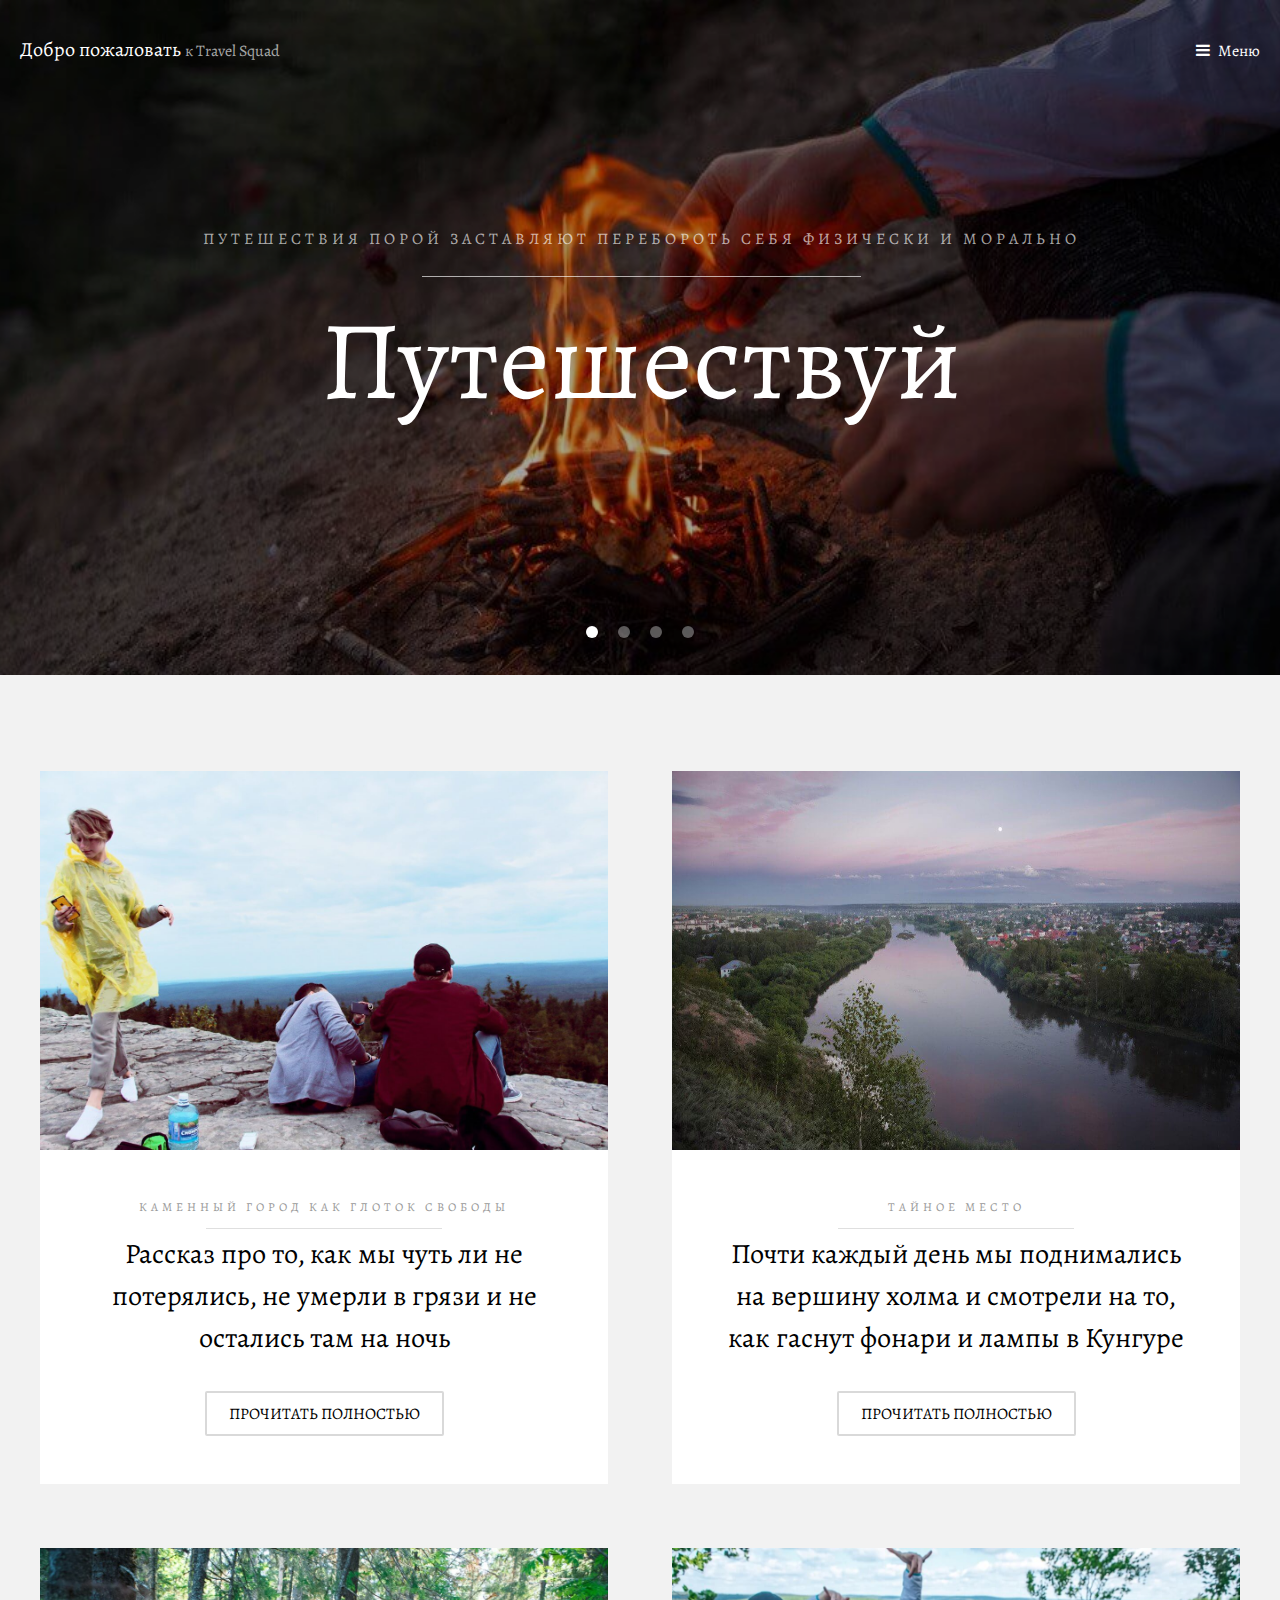
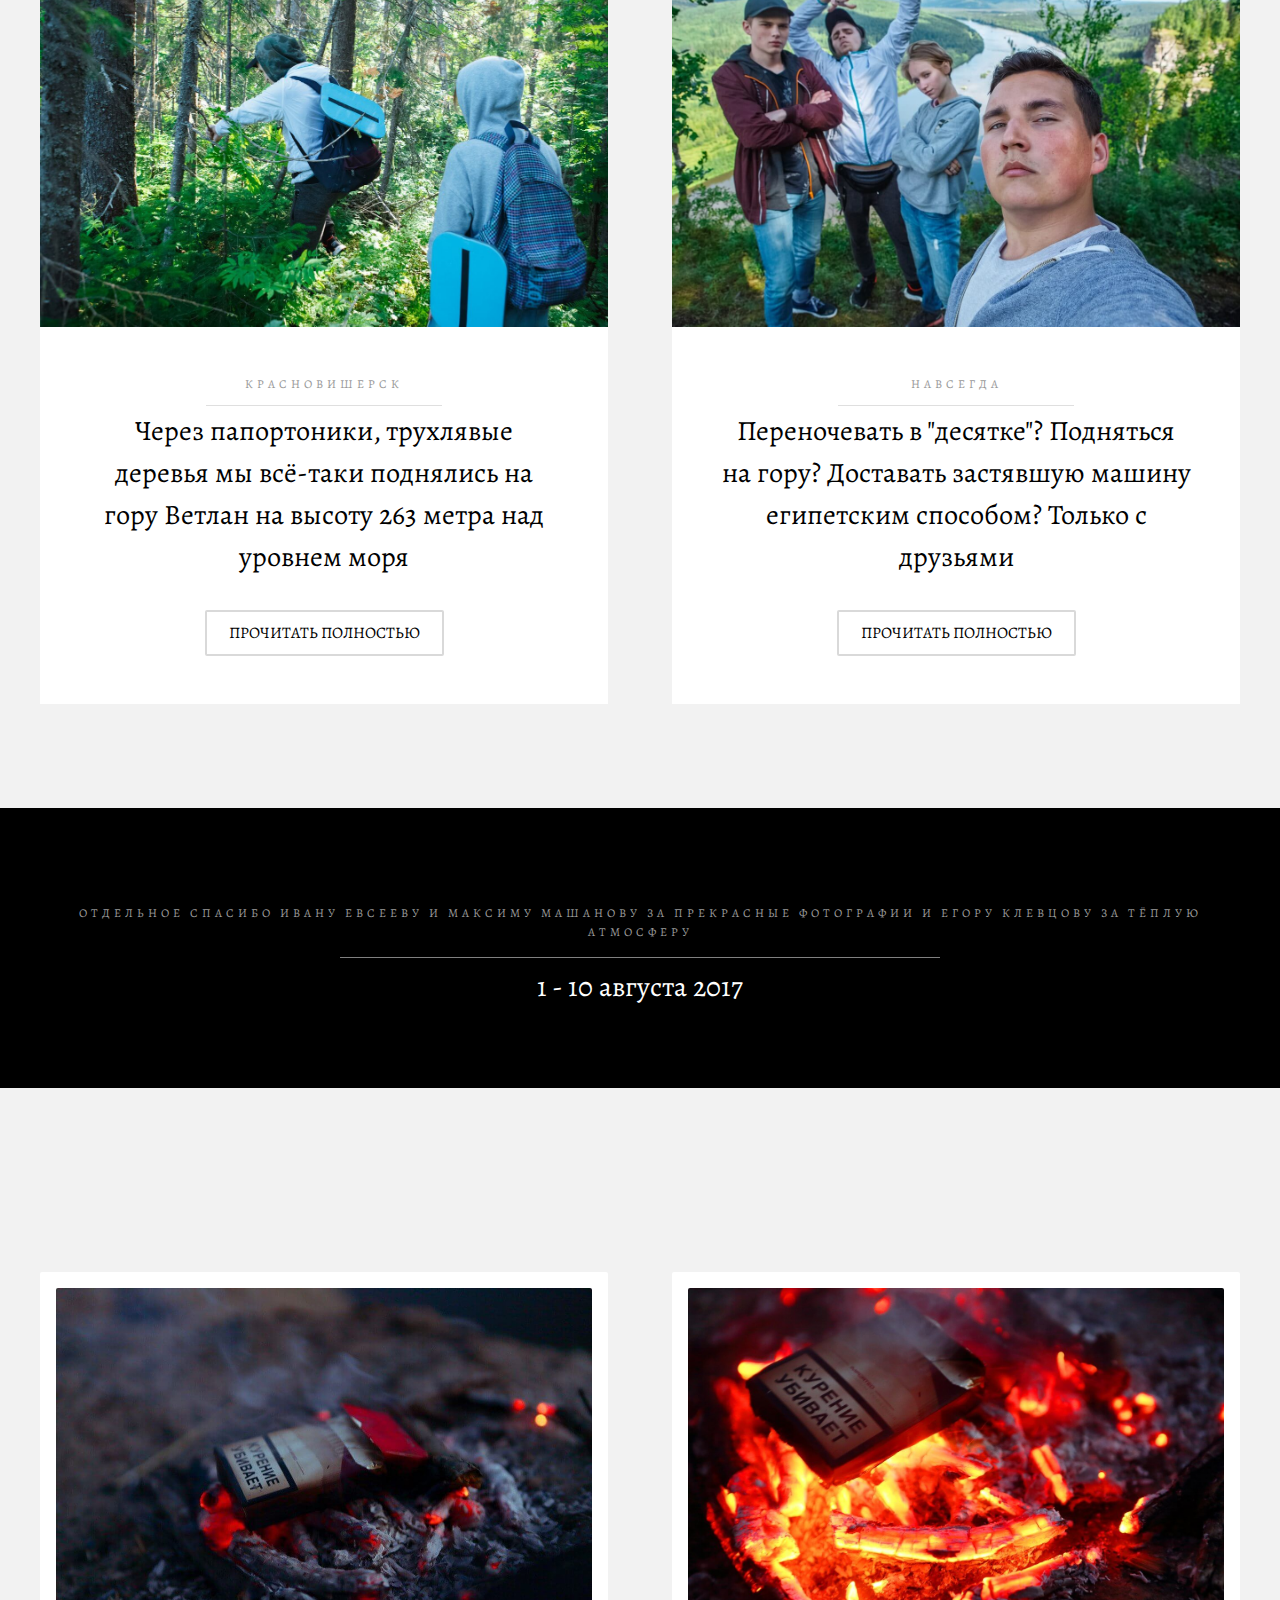
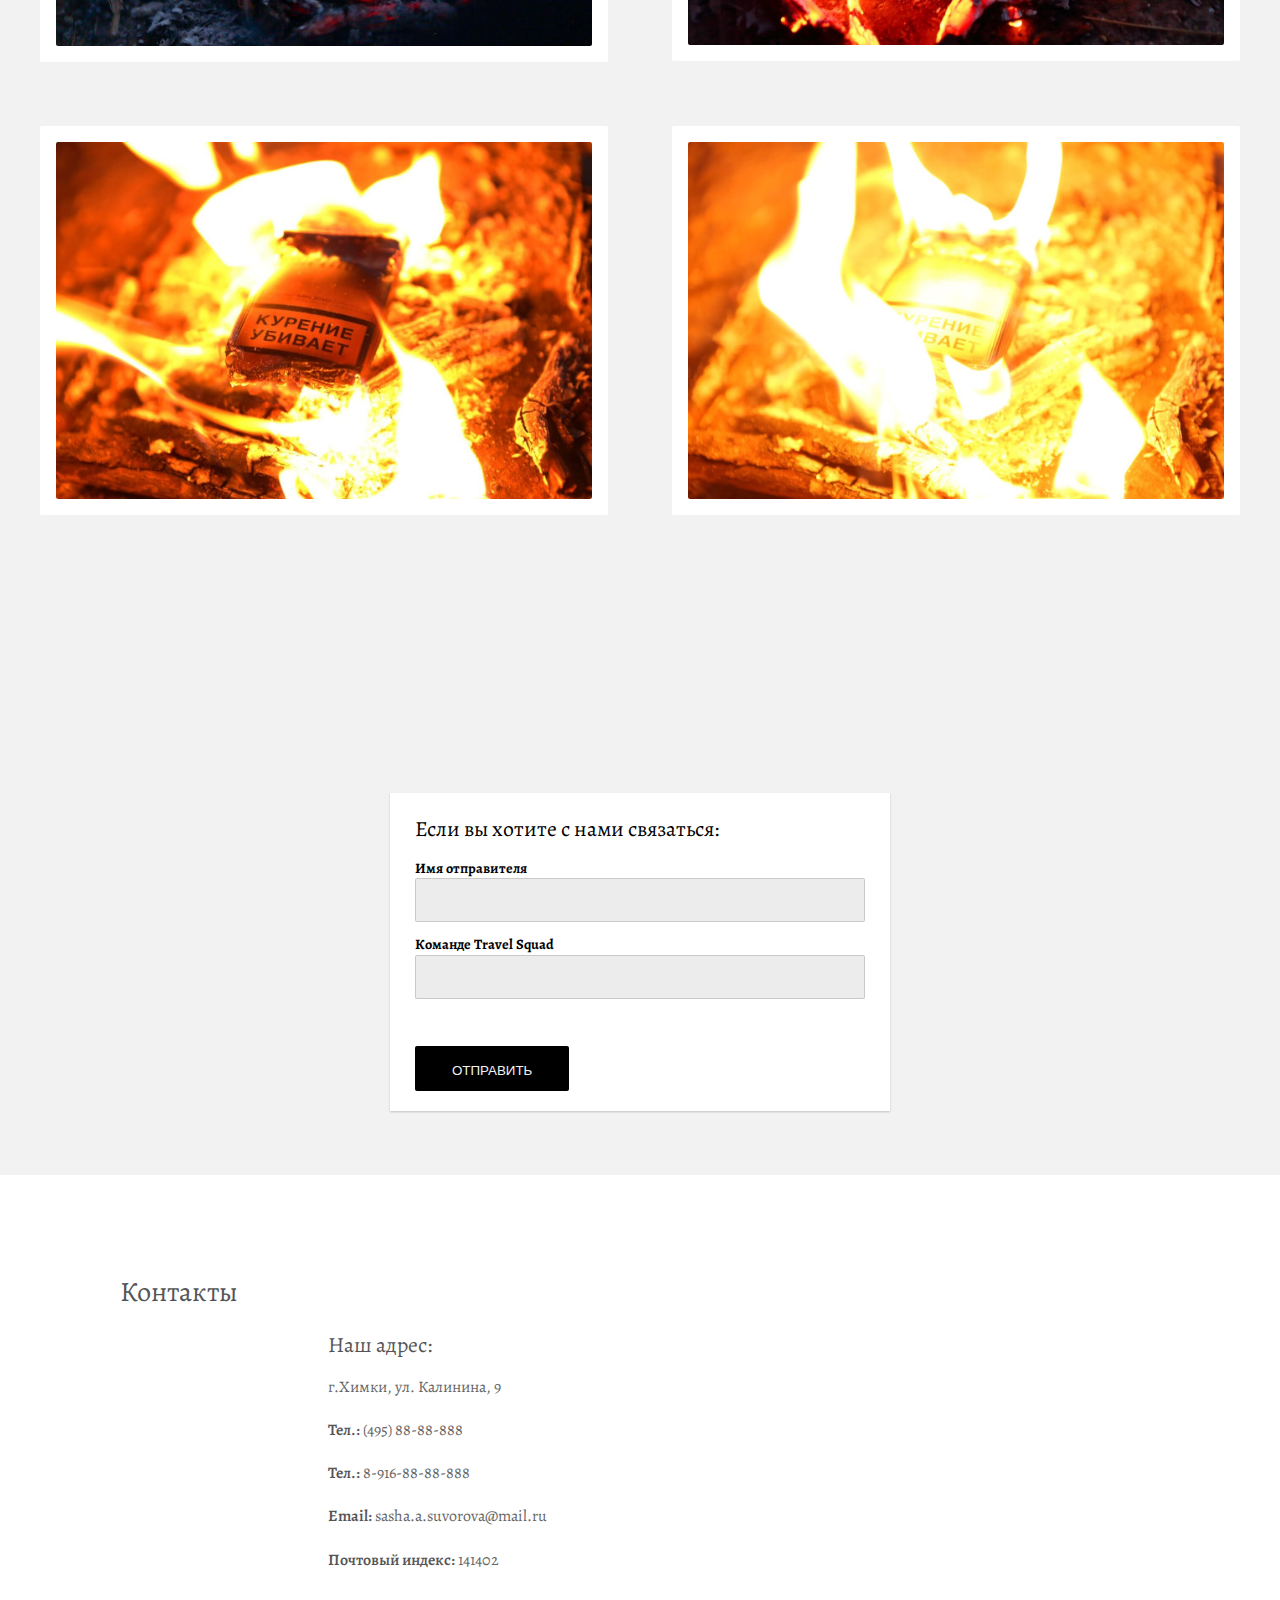
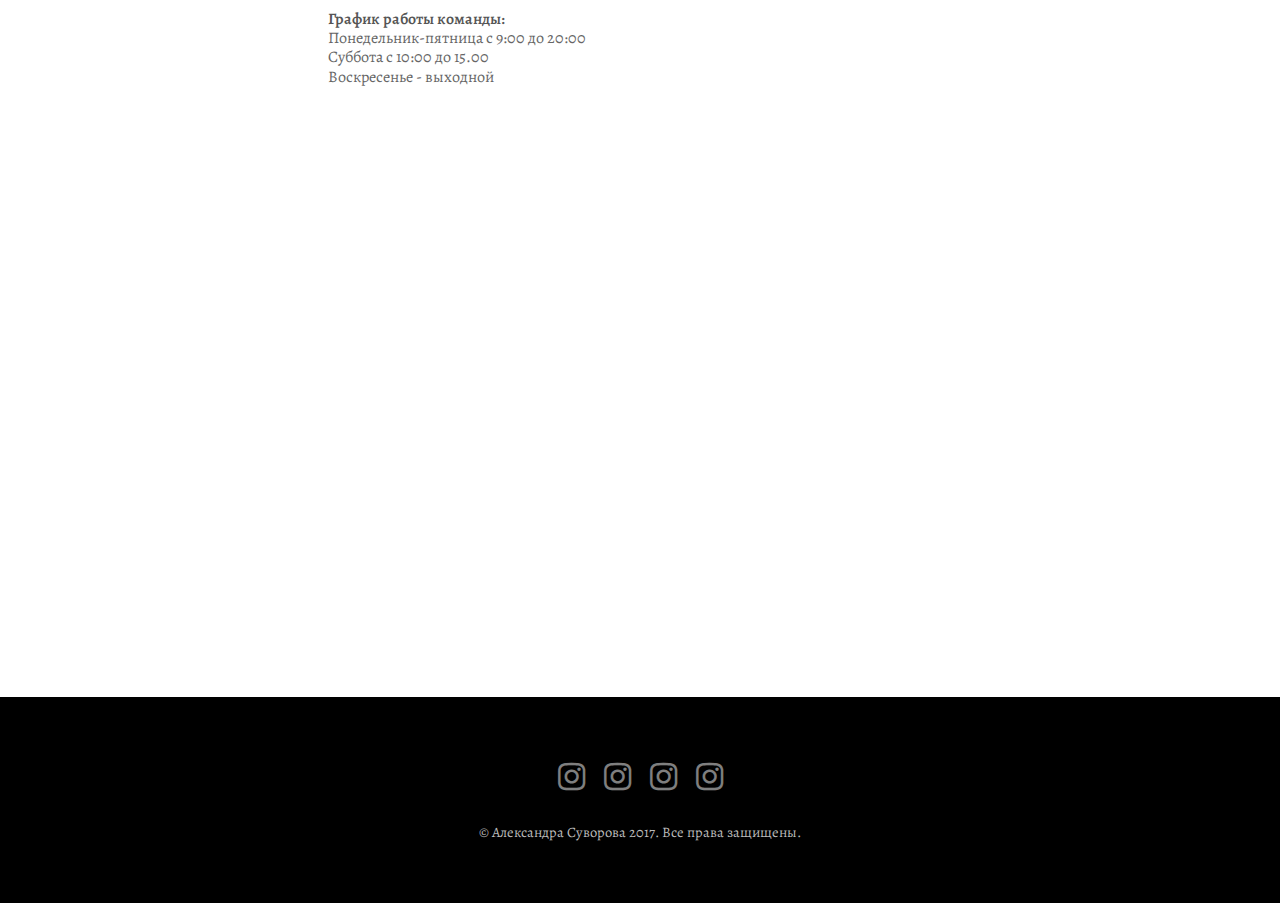
<file: index.html>
<!DOCTYPE HTML>
<!--
	Добро пожаловать к Travel Squad
	sasha.a.suvorova@mail.ru
-->
<html lang="ru">
	<head>
		<link href="images/123.png" rel="shortcut icon" />
		<title>Добро пожаловать к Travel Squad </title>
		<meta http-equiv="X-UA-Compatible" content="IE=edge" /> 
		<meta content="text/html" charset="utf-8">
		<meta name="viewport" content="width=device-width, initial-scale=1" />
		<meta name="keywords" content="путешествие, Кунгур, друзья, Пермь">
		<meta name="description" content="история о путешествии по Кунгуру">
		
		
		<meta property="og:title" content="Travel Squad"/>
		<meta property="og:description" content="Путешествие по Кунгуру"/>
		<meta property="og:image" content="images/photo11.jpg">
		<meta property="og:type" content="profile"/>
		<meta property="og:url" content= "https://alerandra.github.io/SASHU/index.html" />
		
		<link rel="stylesheet" href="assets/css/main.css" />
	</head>

	<body>

		<!-- Header -->
			<header id="header" class="alt">
				<div class="logo"><a href="index.html">Добро пожаловать <span>к Travel Squad </span></a></div>
				<a href="#menu">Меню</a>
			</header>

		<!-- Nav -->
			<nav id="menu">
				<ul class="links">
					<li><a href="index.html">Главная</a></li>
					<li><a href="generic.html" target=“_blank”>О проекте</a></li>

				</ul>
			</nav>

		<!-- Banner -->
			<section class="banner full">
				<article>
					<img src="images/photo5.jpg" alt="" />
					<div class="inner">
						<header>
							<p>Путешествия порой заставляют перебороть себя физически и морально</p>
							<h2>Путешествуй</h2>
						</header>
					</div>
				</article>
				<article>
					<img src="images/photo11.jpg" alt="" />
					<div class="inner">
						<header>
							<p>Вы даже не представляете, насколько красив Пермский Край</p>
							<h2>Наслаждайся</h2>
						</header>
					</div>
				</article>
				<article>
					<img src="images/photo13.jpg"  alt="" />
					<div class="inner">
						<header>
							<p>Для нас это только начало</p>
							<h2>Пробуй</h2>
						</header>
					</div>
				</article>
				<article>
					<img src="images/photo10.jpg"  alt="" />
					<div class="inner">
						<header>
							<p>Пока не увидишь - не полюбишь</p>
							<h2>Дыши</h2>
						</header>
					</div>
				</article>
			</section>
		<!-- One -->
			<section id="one" class="wrapper style2">
				<div class="inner">
					<div class="grid-style">

						<div>
							<div class="box">
								<div class="image fit">
									<img src="images/photo15.jpg" alt="" />
								</div>
								<div class="content">
									<header class="align-center">
										<p>Каменный город как глоток свободы</p>
										<h2>Рассказ про то, как мы чуть ли не потерялись, не умерли в грязи и не остались там на ночь </h2>
									</header>
									<p></p>
									<footer class="align-center">
										<a href="stonetown.html" class="button alt"  target=“_blank” >Прочитать полностью</a>

									</footer>
								</div>
							</div>
						</div>

						<div>
							<div class="box">
								<div class="image fit">
									<img src="images/photo6.jpg" alt="" />
								</div>
								<div class="content">
									<header class="align-center">
										<p>Тайное место</p>
										<h2>Почти каждый день мы поднимались на вершину холма и смотрели на то, как гаснут фонари и лампы в Кунгуре  </h2>
									</header>
									<p></p>
									<footer class="align-center">
										<a href="Kyngyr.html" class="button alt"  target=“_blank”>Прочитать полностью</a>
									</footer>
								</div>
							</div>
						</div>

						<div>
							<div class="box">
								<div class="image fit">
									<img src="images/photo76.jpg" alt="" />
								</div>
								<div class="content">
									<header class="align-center">
										<p>Красновишерск</p>
										<h2>Через папортоники, трухлявые деревья мы всё-таки поднялись на гору Ветлан на высоту 263 метра над уровнем моря </h2>
									</header>
									<p></p>
									<footer class="align-center">
										<a href="krasno.html" class="button alt"  target=“_blank”>Прочитать полностью</a>
									</footer>
								</div>
							</div>
						</div>
						<div>
							<div class="box">
								<div class="image fit">
									<img src="images/photo22.jpg" alt="" />
								</div>
								<div class="content">
									<header class="align-center">
										<p>Навсегда</p>
										<h2>Переночевать в "десятке"? Подняться на гору? Доставать застявшую машину египетским способом? Только с друзьями</h2>
									</header>
									<p></p>
									<footer class="align-center">
										<a href="friends.html" class="button alt"  target=“_blank”>Прочитать полностью</a>
									</footer>
								</div>
							</div>
						</div>

					</div>
				</div>
			</section>

		<!-- Two -->
			<section id="two" class="wrapper style3">
				<div class="inner">
					<header class="align-center">
						<p>Отдельное спасибо Ивану Евсееву и Максиму Машанову за прекрасные фотографии и Егору Клевцову за тёплую атмосферу </p>
						<h2>1 - 10 августа 2017</h2>
					</header>
				</div>
			</section>

		<!-- Three -->
			<section id="three" class="wrapper style2">
				<div class="inner">

					<div class="gallery">
						<div>
							<div class="image fit">

								<img src="images/p1.jpg" alt="" />
							</div>
						</div>
						<div>
							<div class="image fit">
								<img src="images/p2.jpg" alt="" />
							</div>
						</div>
						<div>
							<div class="image fit">
								<img src="images/p3.jpg" alt="" />
							</div>
						</div>
						<div>
							<div class="image fit">
						<img src="images/p4.jpg" alt="" />
							</div>
						</div>
					</div>
				</div>
			</section>
		

												      

<!-- секция формы обратной связи		 -->
<section class="wrapper style2">
	<div class="inner">
		<form>
			<h3>Если вы хотите с нами связаться:</h3>
			<label>Имя отправителя</label>
			<input type="text" name="Александра" />
			<label>Команде Travel Squad</label>
			<input type="text" name="Сообщение" />
			<br><br>
			<button>
				Отправить
			</button>
		</form>
	</div>
</section>
		
<div class="features wrapper" id="features">
	<div class="container">
		<div class="features-head text-center">
			<h2>Контакты</h2>
		</div>

		<div class="feature-grids">

			<div style="margin-left:20%;">
				<h3>Наш адрес:</h3>
				<p>г.Химки, ул. Калинина, 9</p>
				<p><strong>Тел.:</strong> (495) 88-88-888</p>
				<p><strong>Тел.:</strong> 8-916-88-88-888</p>
				<p><strong>Email:</strong> sasha.a.suvorova@mail.ru</p>
				<p><strong>Почтовый индекс:</strong>  141402</p>
				<br />
				<p><strong>График работы команды:</strong> <br />
					Понедельник-пятница с 9:00 до 20:00<br />
					Суббота  с 10:00 до 15.00<br />
					Воскресенье - выходной
				</p>
		<br /><br />

				<iframe src="https://www.google.com/maps/embed?pb=!1m18!1m12!1m3!1d2234.4350622934357!2d37.285055315812365!3d55.94183098060433!2m3!1f0!2f0!3f0!3m2!1i1024!2i768!4f13.1!3m3!1m2!1s0x46b53fbc45dbf59d%3A0x5885a8b00ec7d53!2z0YPQuy4g0JrQsNC70LjQvdC40L3QsCwgOSwg0KHRhdC-0LTQvdGPLCDQnNC-0YHQutC-0LLRgdC60LDRjyDQvtCx0LsuLCAxNDE0MjA!5e0!3m2!1sru!2sru!4v1514132704390" width="600" height="450" frameborder="0" style="border:0" allowfullscreen></iframe>
			</div>
		</div>
	</div>
</div>


<!-- Footer -->
<footer id="footer">
	<div class="container">
		<ul class="icons">
			<li><a href="https://www.instagram.com/dd.ventura/" class="icon fa-instagram" target="_blank"><span class="label">Instagram Ивана Евсеева</span></a></li>
			<li><a href="https://www.instagram.com/sashu_art/" class="icon fa-instagram" target="_blank"><span class="label">Instagram Суворовой Александры</span></a></li>
			<li><a href="https://www.instagram.com/george.ss.k/" class="icon fa-instagram" target="_blank"><span class="label">Instagram Егора Клевцова</span></a></li>
			<li><a href="https://www.instagram.com/maxim_omg/" class="icon fa-instagram" target="_blank"><span class="label">Instagram Максима Машанова</span></a></li>
		</ul>
	</div>
	<div class="copyright">
		&copy; Александра Суворова 2017. Все права защищены.
	</div>
</footer>

<!--Код кнопки наверх  -->
<div id="back-top" style="display: block;">
<a href="#">
<span></span>
</a>
</div>



<!-- Scripts -->
	<script src="assets/js/jquery.min.js"></script>
	<script src="assets/js/jquery.scrollex.min.js"></script>
	<script src="assets/js/skel.min.js"></script>
	<script src="assets/js/util.js"></script>
	<script src="assets/js/main.js"></script>

	</body>
</html>
</file>
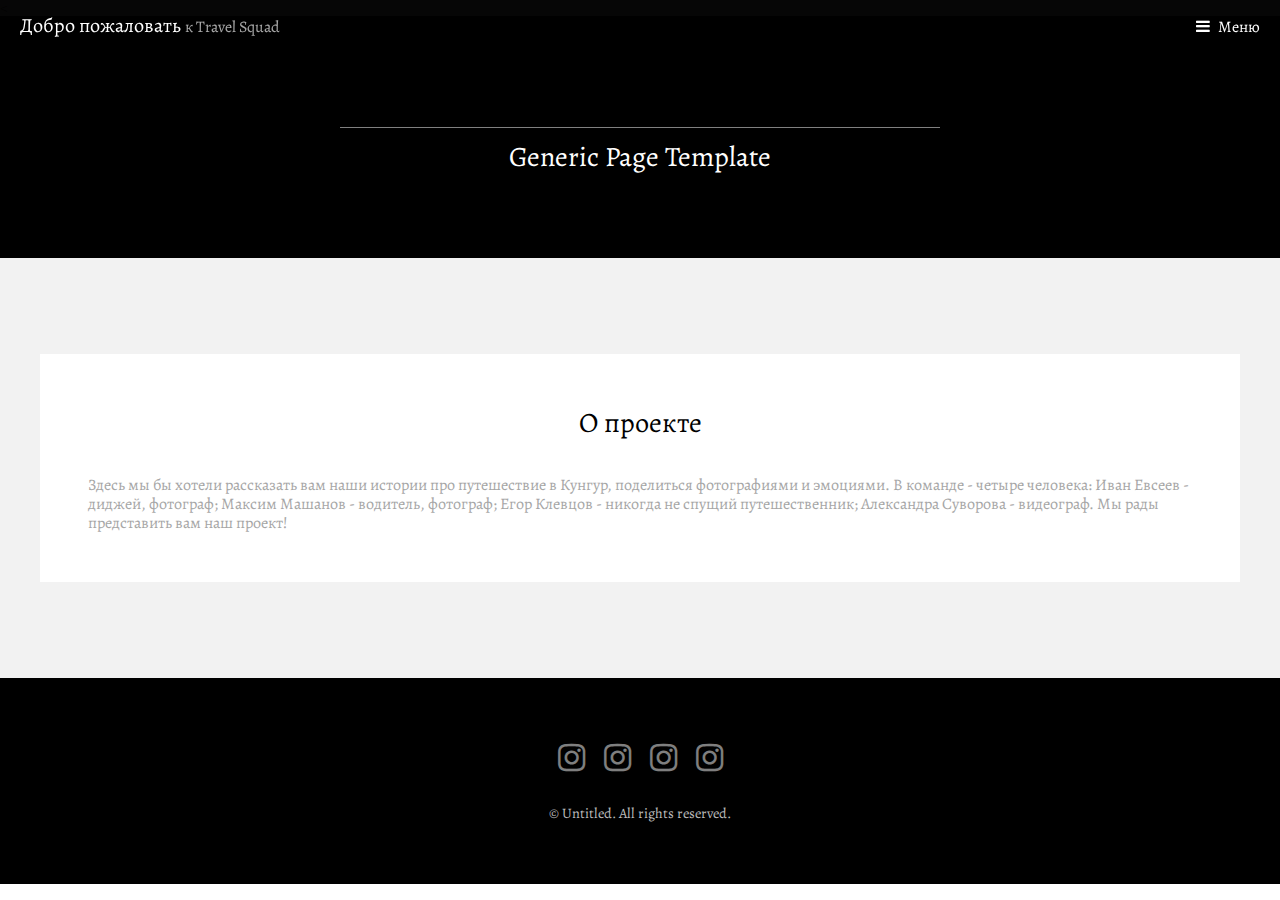
<file: about.html>
<<!DOCTYPE HTML>
<!--
	Добро пожаловать к Travel Squad
	sasha.a.suvorova@mail.ru
-->
<html>
	<head>
		<title>Добро пожаловать к Travel Squad </title>
		<meta charset="utf-8" />
		<meta name="viewport" content="width=device-width, initial-scale=1" />
		<link rel="stylesheet" href="assets/css/main.css" />
	</head>
	<body>

		<!-- Header -->
			<header id="header">
				<div class="logo"><a href="index.html">Добро пожаловать  <span>к Travel Squad</span></a></div>
				<a href="#menu">Меню</a>
			</header>

		<!-- Nav -->
			<nav id="menu">
				<ul class="links">
					<li><a href="index.html">Главная</a></li>
					<li><a href="generic.html">О проекте</a></li>

				</ul>
			</nav>

		<!-- One -->
			<section id="One" class="wrapper style3">
				<div class="inner">
					<header class="align-center">
						<p></p>
						<h2>Generic Page Template</h2>
					</header>
				</div>
			</section>

		<!-- Two -->
			<section id="two" class="wrapper style2">
				<div class="inner">
					<div class="box">
						<div class="content">
							<header class="align-center">

								<h2>О проекте</h2>
							</header>
							<p>Здесь мы бы хотели рассказать вам наши истории про путешествие в Кунгур, поделиться фотографиями и эмоциями. В команде - четыре человека: Иван Евсеев - диджей, фотограф; Максим Машанов - водитель, фотограф; Егор Клевцов - никогда не спущий путешественник; Александра Суворова - видеограф. Мы рады представить вам наш проект!</p>
						</div>
					</div>
				</div>
			</section>

		<!-- Footer -->
		<footer id="footer">
			<div class="container">
				<ul class="icons">
					<li><a href="https://www.instagram.com/dd.ventura/" class="icon fa-instagram"><span class="label">Instagram Ивана Евсеева</span></a></li>
					<li><a href="https://www.instagram.com/sashu_art/" class="icon fa-instagram"><span class="label">Instagram Суворовой Александры</span></a></li>
					<li><a href="https://www.instagram.com/george.ss.k/" class="icon fa-instagram"><span class="label">Instagram Егора Клевцова</span></a></li>
					<li><a href="https://www.instagram.com/maxim_omg/" class="icon fa-instagram"><span class="label">Instagram Максима Машанова</span></a></li>
				</ul>
			</div>
			<div class="copyright">
				&copy; Untitled. All rights reserved.
			</div>
		</footer>

		<!-- Scripts -->
			<script src="assets/js/jquery.min.js"></script>
			<script src="assets/js/jquery.scrollex.min.js"></script>
			<script src="assets/js/skel.min.js"></script>
			<script src="assets/js/util.js"></script>
			<script src="assets/js/main.js"></script>

	</body>
</html>
</file>
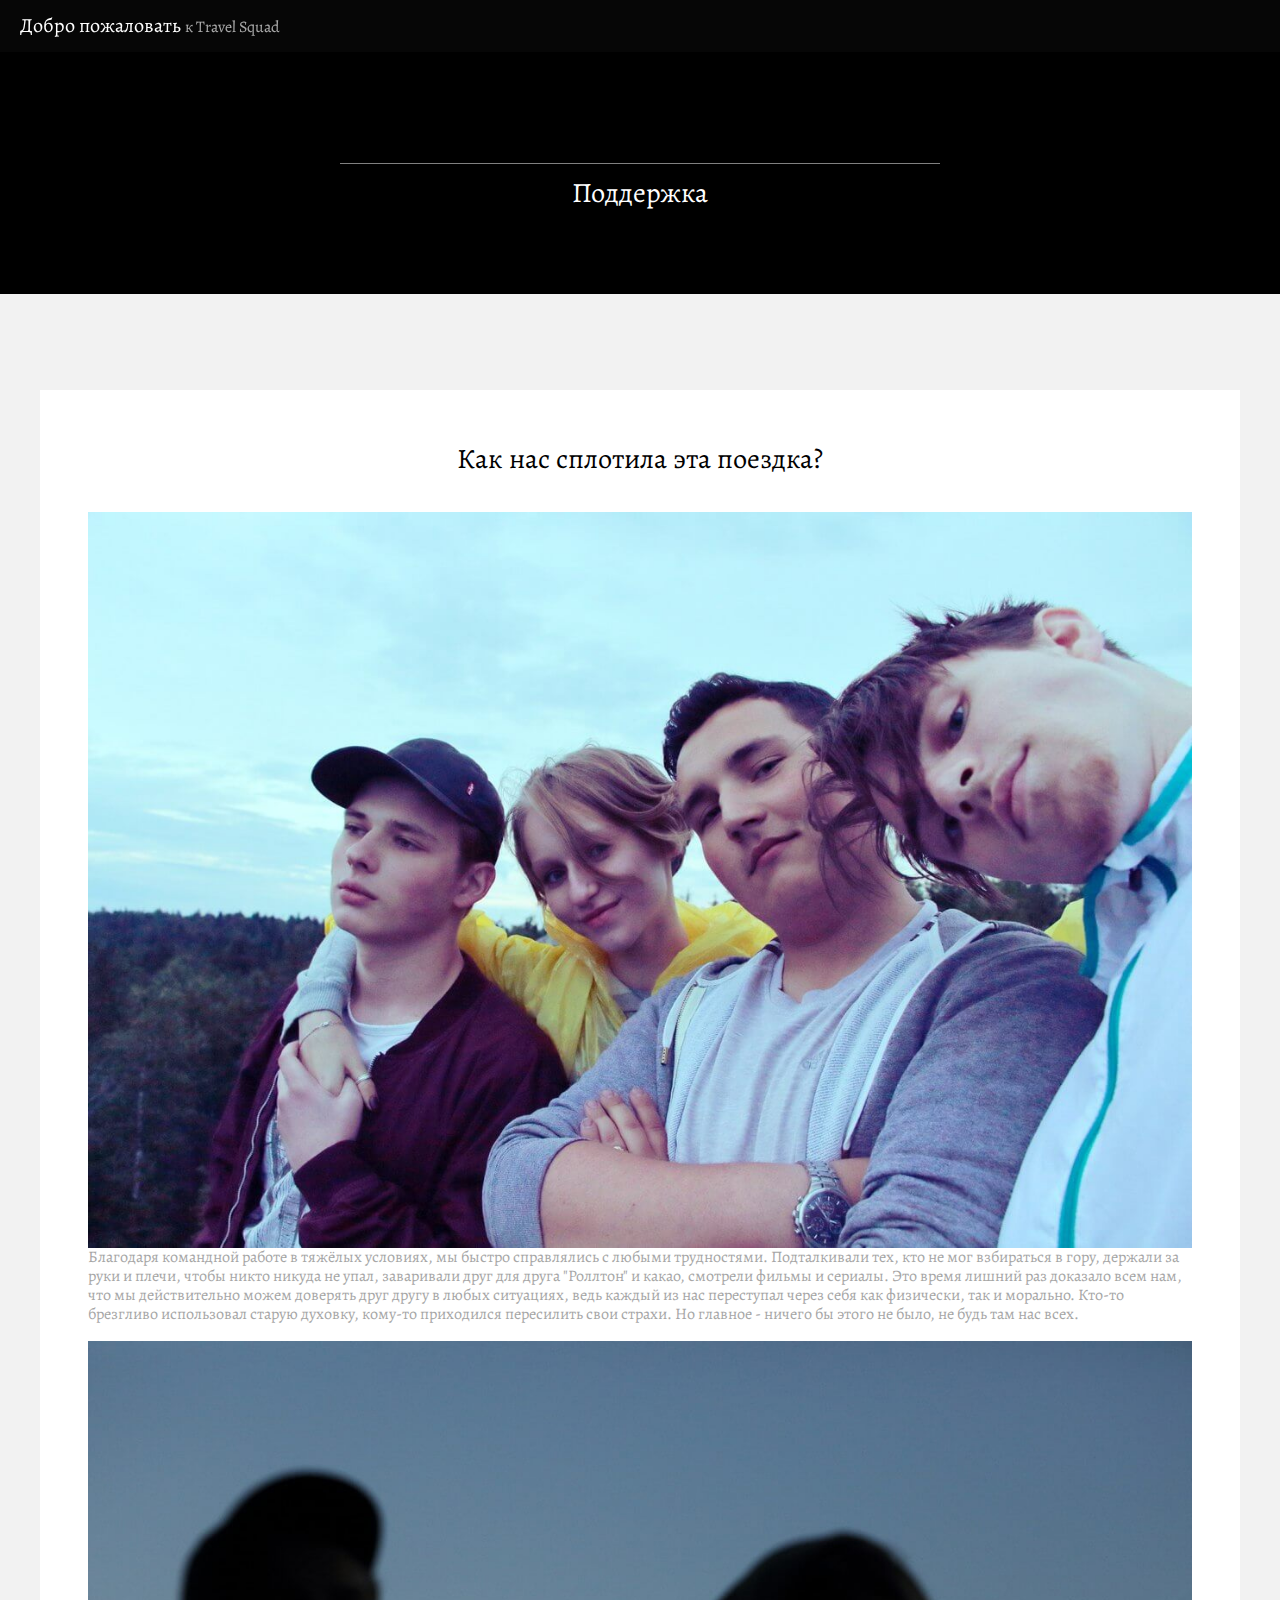
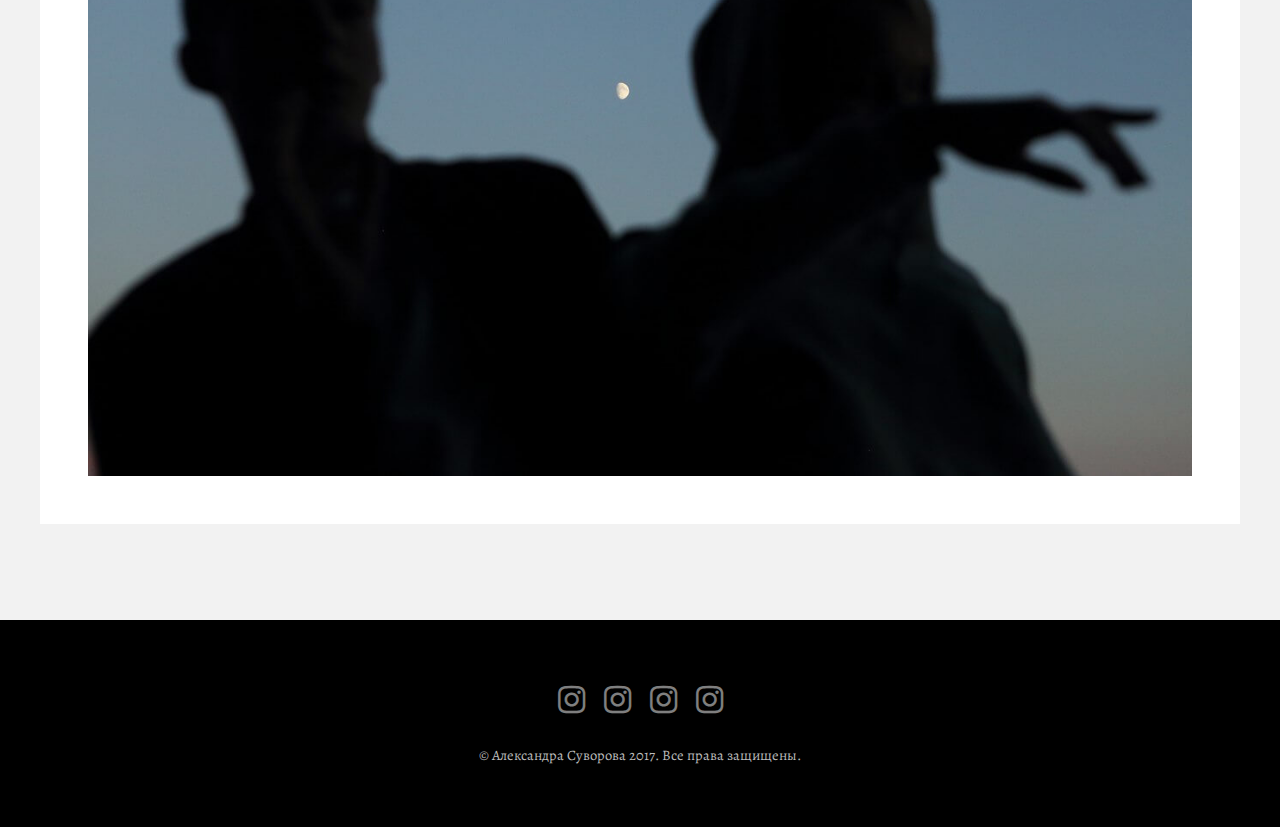
<file: friends.html>
<!DOCTYPE HTML>
<!--
Добро пожаловать к Travel Squad
-->
<html>
<head>
	<link href="images/123.png" rel="shortcut icon" />
	<title>Добро пожаловать к Travel Squad</title>
	<meta charset="utf-8" />
	<meta name="viewport" content="width=device-width, initial-scale=1" />
	<meta http-equiv="X-UA-Compatible" content="IE=edge" /> 
		<meta content="text/html" charset="utf-8">
		<meta name="viewport" content="width=device-width, initial-scale=1" />
		<meta name="keywords" content="друзья, трудности, помощь">
		<meta name="description" content="история о взаимопомощи">
	<meta property="og:title" content="Travel Squad"/>
		<meta property="og:description" content="Друзья"/>
		<meta property="og:image" content="images/photo15.jpg">
		<meta property="og:type" content="profile"/>
		<meta property="og:url" content= "https://alerandra.github.io/SASHU/index.html" />
	<link rel="stylesheet" href="assets/css/main.css" />
</head>
<body class="subpage">

	<!-- Header -->
		<header id="header">
			<div class="logo"><a href="index.html">Добро пожаловать <span>к Travel Squad</span></a></div>
		</header>

		<!-- One -->
			<section id="One" class="wrapper style3">
				<div class="inner">
					<header class="align-center">
						<p></p>
						<h2>Поддержка</h2>
					</header>
				</div>
			</section>

		<!-- Two -->
			<section id="two" class="wrapper style2">
				<div class="inner">
					<div class="box">
						<div class="content">
							<header class="align-center">
								<h2>Как нас сплотила эта поездка?</h2>
								<div>
									<div class="image fit">
								<img src="images/p100.jpg" alt="" />
							</header>
							<p>Благодаря командной работе в тяжёлых условиях, мы быстро справлялись с любыми трудностями. Подталкивали тех, кто не мог взбираться в гору, держали за руки и плечи, чтобы никто никуда не упал, заваривали друг для друга "Роллтон" и какао, смотрели фильмы и сериалы. Это время лишний раз доказало всем нам, что мы действительно можем доверять друг другу в любых ситуациях, ведь каждый из нас переступал через себя как физически, так и морально. Кто-то брезгливо использовал старую духовку, кому-то приходился пересилить свои страхи. Но главное - ничего бы этого не было, не будь там нас всех.</p>
							<div>
								<div class="image fit">
							<img src="images/photo8.jpg" alt="" />
						</div>
					</div>
				</div>
			</section>

		<!-- Footer -->
		<footer id="footer">
			<div class="container">
				<ul class="icons">
					<li><a href="https://www.instagram.com/dd.ventura/" class="icon fa-instagram"><span class="label">Instagram Ивана Евсеева</span></a></li>
					<li><a href="https://www.instagram.com/sashu_art/" class="icon fa-instagram"><span class="label">Instagram Суворовой Александры</span></a></li>
					<li><a href="https://www.instagram.com/george.ss.k/" class="icon fa-instagram"><span class="label">Instagram Егора Клевцова</span></a></li>
					<li><a href="https://www.instagram.com/maxim_omg/" class="icon fa-instagram"><span class="label">Instagram Максима Машанова</span></a></li>
				</ul>
			</div>
			<div class="copyright">
				&copy;  Александра Суворова 2017. Все права защищены.
			</div>
		</footer>
							<!--Код кнопки наверх  -->
<div id="back-top" style="display: block;">
<a href="#">
<span></span>
</a>
</div>

		<!-- Scripts -->
			<script src="assets/js/jquery.min.js"></script>
			<script src="assets/js/jquery.scrollex.min.js"></script>
			<script src="assets/js/skel.min.js"></script>
			<script src="assets/js/util.js"></script>
			<script src="assets/js/main.js"></script>

	</body>
</html>
</file>
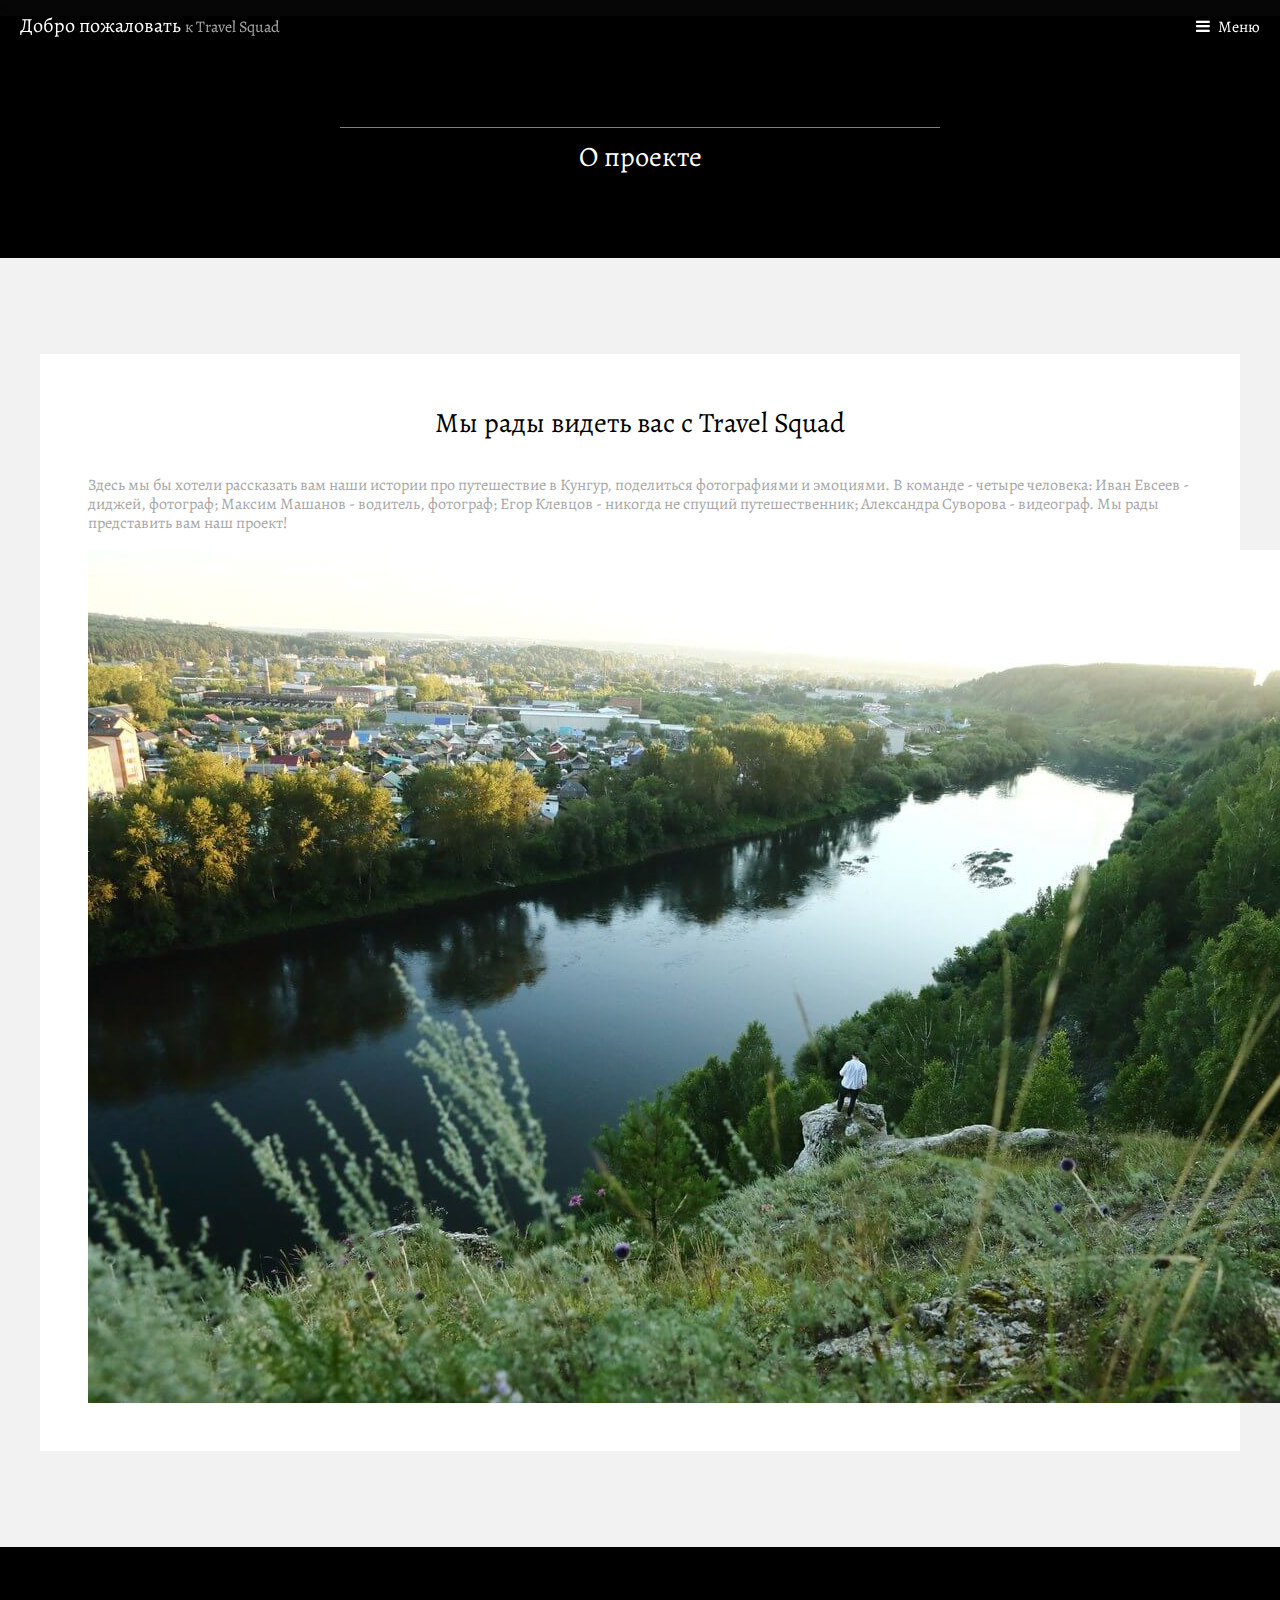
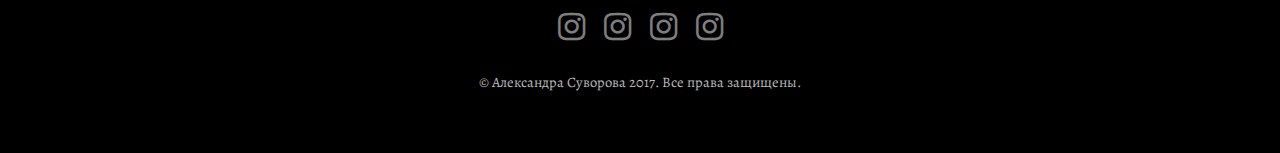
<file: generic.html>
<<!DOCTYPE HTML>
<!--
	Добро пожаловать к Travel Squad
	sasha.a.suvorova@mail.ru
-->
<html>
	<head>
		<link href="images/123.png" rel="shortcut icon" />
		<title>Добро пожаловать к Travel Squad </title>
		<meta charset="utf-8" />
		<meta name="viewport" content="width=device-width, initial-scale=1" />
		<meta http-equiv="X-UA-Compatible" content="IE=edge" /> 
		<meta content="text/html" charset="utf-8">
		<meta name="viewport" content="width=device-width, initial-scale=1" />
		<meta name="keywords" content="описание, о нас">
		<meta name="description" content="описание проекта">
		<link rel="stylesheet" href="assets/css/main.css" />
	</head>
	<body>

		<!-- Header -->
			<header id="header">
				<div class="logo"><a href="index.html">Добро пожаловать  <span>к Travel Squad</span></a></div>
				<a href="#menu">Меню</a>
			</header>

		<!-- Nav -->
			<nav id="menu">
				<ul class="links">
					<li><a href="index.html">Главная</a></li>
					<li><a href="generic.html">О проекте</a></li>

				</ul>
			</nav>

		<!-- One -->
			<section id="One" class="wrapper style3">
				<div class="inner">
					<header class="align-center">
						<p></p>
						<h2>О проекте</h2>
					</header>
				</div>
			</section>

		<!-- Two -->
			<section id="two" class="wrapper style2">
				<div class="inner">
					<div class="box">
						<div class="content">
							<header class="align-center">

								<h2>Мы рады видеть вас с  Travel Squad</h2>
							</header>
							<p>Здесь мы бы хотели рассказать вам наши истории про путешествие в Кунгур, поделиться фотографиями и эмоциями. В команде - четыре человека: Иван Евсеев - диджей, фотограф; Максим Машанов - водитель, фотограф; Егор Клевцов - никогда не спущий путешественник; Александра Суворова - видеограф. Мы рады представить вам наш проект!</p>
							<img src="images/p01.jpg" alt="" />
							<div class="inner">
							</div>
					</div>
				</div>
			</section>

		<!-- Footer -->
		<footer id="footer">
			<div class="container">
				<ul class="icons">
					<li><a href="https://www.instagram.com/dd.ventura/" class="icon fa-instagram"><span class="label">Instagram Ивана Евсеева</span></a></li>
					<li><a href="https://www.instagram.com/sashu_art/" class="icon fa-instagram"><span class="label">Instagram Суворовой Александры</span></a></li>
					<li><a href="https://www.instagram.com/george.ss.k/" class="icon fa-instagram"><span class="label">Instagram Егора Клевцова</span></a></li>
					<li><a href="https://www.instagram.com/maxim_omg/" class="icon fa-instagram"><span class="label">Instagram Максима Машанова</span></a></li>
				</ul>
			</div>
			<div class="copyright">
				&copy;  Александра Суворова 2017. Все права защищены.
			</div>
		</footer>

		<!-- Scripts -->
			<script src="assets/js/jquery.min.js"></script>
			<script src="assets/js/jquery.scrollex.min.js"></script>
			<script src="assets/js/skel.min.js"></script>
			<script src="assets/js/util.js"></script>
			<script src="assets/js/main.js"></script>

	</body>
</html>
</file>
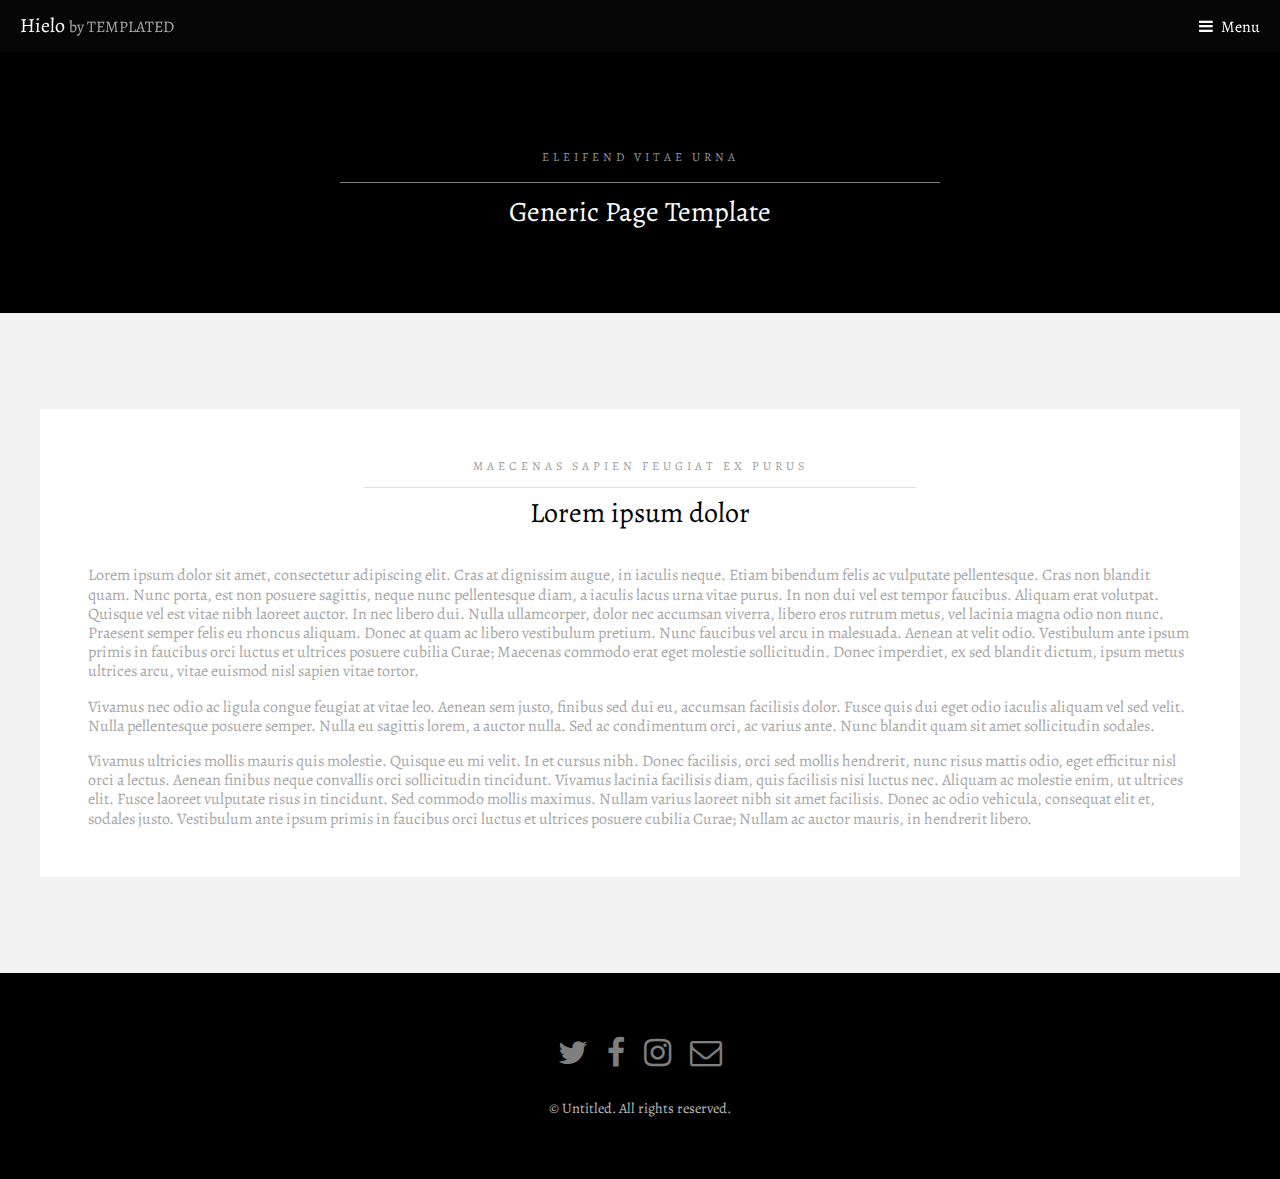
<file: inside.html>
<!DOCTYPE HTML>
<!--
	Hielo by TEMPLATED
	templated.co @templatedco
	Released for free under the Creative Commons Attribution 3.0 license (templated.co/license)
-->
<html>
	<head>
		<title>Hielo by TEMPLATED</title>
		<meta charset="utf-8" />
		<meta name="viewport" content="width=device-width, initial-scale=1" />
		<link rel="stylesheet" href="assets/css/main.css" />
	</head>
	<body class="subpage">

		<!-- Header -->
			<header id="header">
				<div class="logo"><a href="index.html">Hielo <span>by TEMPLATED</span></a></div>
				<a href="#menu">Menu</a>
			</header>

		<!-- Nav -->
			<nav id="menu">
				<ul class="links">
					<li><a href="index.html">Home</a></li>
					<li><a href="generic.html">Generic</a></li>
					<li><a href="elements.html">Elements</a></li>
				</ul>
			</nav>

		<!-- One -->
			<section id="One" class="wrapper style3">
				<div class="inner">
					<header class="align-center">
						<p>Eleifend vitae urna</p>
						<h2>Generic Page Template</h2>
					</header>
				</div>
			</section>

		<!-- Two -->
			<section id="two" class="wrapper style2">
				<div class="inner">
					<div class="box">
						<div class="content">
							<header class="align-center">
								<p>maecenas sapien feugiat ex purus</p>
								<h2>Lorem ipsum dolor</h2>
							</header>
							<p>Lorem ipsum dolor sit amet, consectetur adipiscing elit. Cras at dignissim augue, in iaculis neque. Etiam bibendum felis ac vulputate pellentesque. Cras non blandit quam. Nunc porta, est non posuere sagittis, neque nunc pellentesque diam, a iaculis lacus urna vitae purus. In non dui vel est tempor faucibus. Aliquam erat volutpat. Quisque vel est vitae nibh laoreet auctor. In nec libero dui. Nulla ullamcorper, dolor nec accumsan viverra, libero eros rutrum metus, vel lacinia magna odio non nunc. Praesent semper felis eu rhoncus aliquam. Donec at quam ac libero vestibulum pretium. Nunc faucibus vel arcu in malesuada. Aenean at velit odio. Vestibulum ante ipsum primis in faucibus orci luctus et ultrices posuere cubilia Curae; Maecenas commodo erat eget molestie sollicitudin. Donec imperdiet, ex sed blandit dictum, ipsum metus ultrices arcu, vitae euismod nisl sapien vitae tortor.</p>

							<p>Vivamus nec odio ac ligula congue feugiat at vitae leo. Aenean sem justo, finibus sed dui eu, accumsan facilisis dolor. Fusce quis dui eget odio iaculis aliquam vel sed velit. Nulla pellentesque posuere semper. Nulla eu sagittis lorem, a auctor nulla. Sed ac condimentum orci, ac varius ante. Nunc blandit quam sit amet sollicitudin sodales.</p>

							<p>Vivamus ultricies mollis mauris quis molestie. Quisque eu mi velit. In et cursus nibh. Donec facilisis, orci sed mollis hendrerit, nunc risus mattis odio, eget efficitur nisl orci a lectus. Aenean finibus neque convallis orci sollicitudin tincidunt. Vivamus lacinia facilisis diam, quis facilisis nisi luctus nec. Aliquam ac molestie enim, ut ultrices elit. Fusce laoreet vulputate risus in tincidunt. Sed commodo mollis maximus. Nullam varius laoreet nibh sit amet facilisis. Donec ac odio vehicula, consequat elit et, sodales justo. Vestibulum ante ipsum primis in faucibus orci luctus et ultrices posuere cubilia Curae; Nullam ac auctor mauris, in hendrerit libero. </p>
						</div>
					</div>
				</div>
			</section>

		<!-- Footer -->
			<footer id="footer">
				<div class="container">
					<ul class="icons">
						<li><a href="#" class="icon fa-twitter"><span class="label">Twitter</span></a></li>
						<li><a href="#" class="icon fa-facebook"><span class="label">Facebook</span></a></li>
						<li><a href="#" class="icon fa-instagram"><span class="label">Instagram</span></a></li>
						<li><a href="#" class="icon fa-envelope-o"><span class="label">Email</span></a></li>
					</ul>
				</div>
				<div class="copyright">
					&copy; Untitled. All rights reserved.
				</div>
			</footer>

		<!-- Scripts -->
			<script src="assets/js/jquery.min.js"></script>
			<script src="assets/js/jquery.scrollex.min.js"></script>
			<script src="assets/js/skel.min.js"></script>
			<script src="assets/js/util.js"></script>
			<script src="assets/js/main.js"></script>

	</body>
</html>
</file>
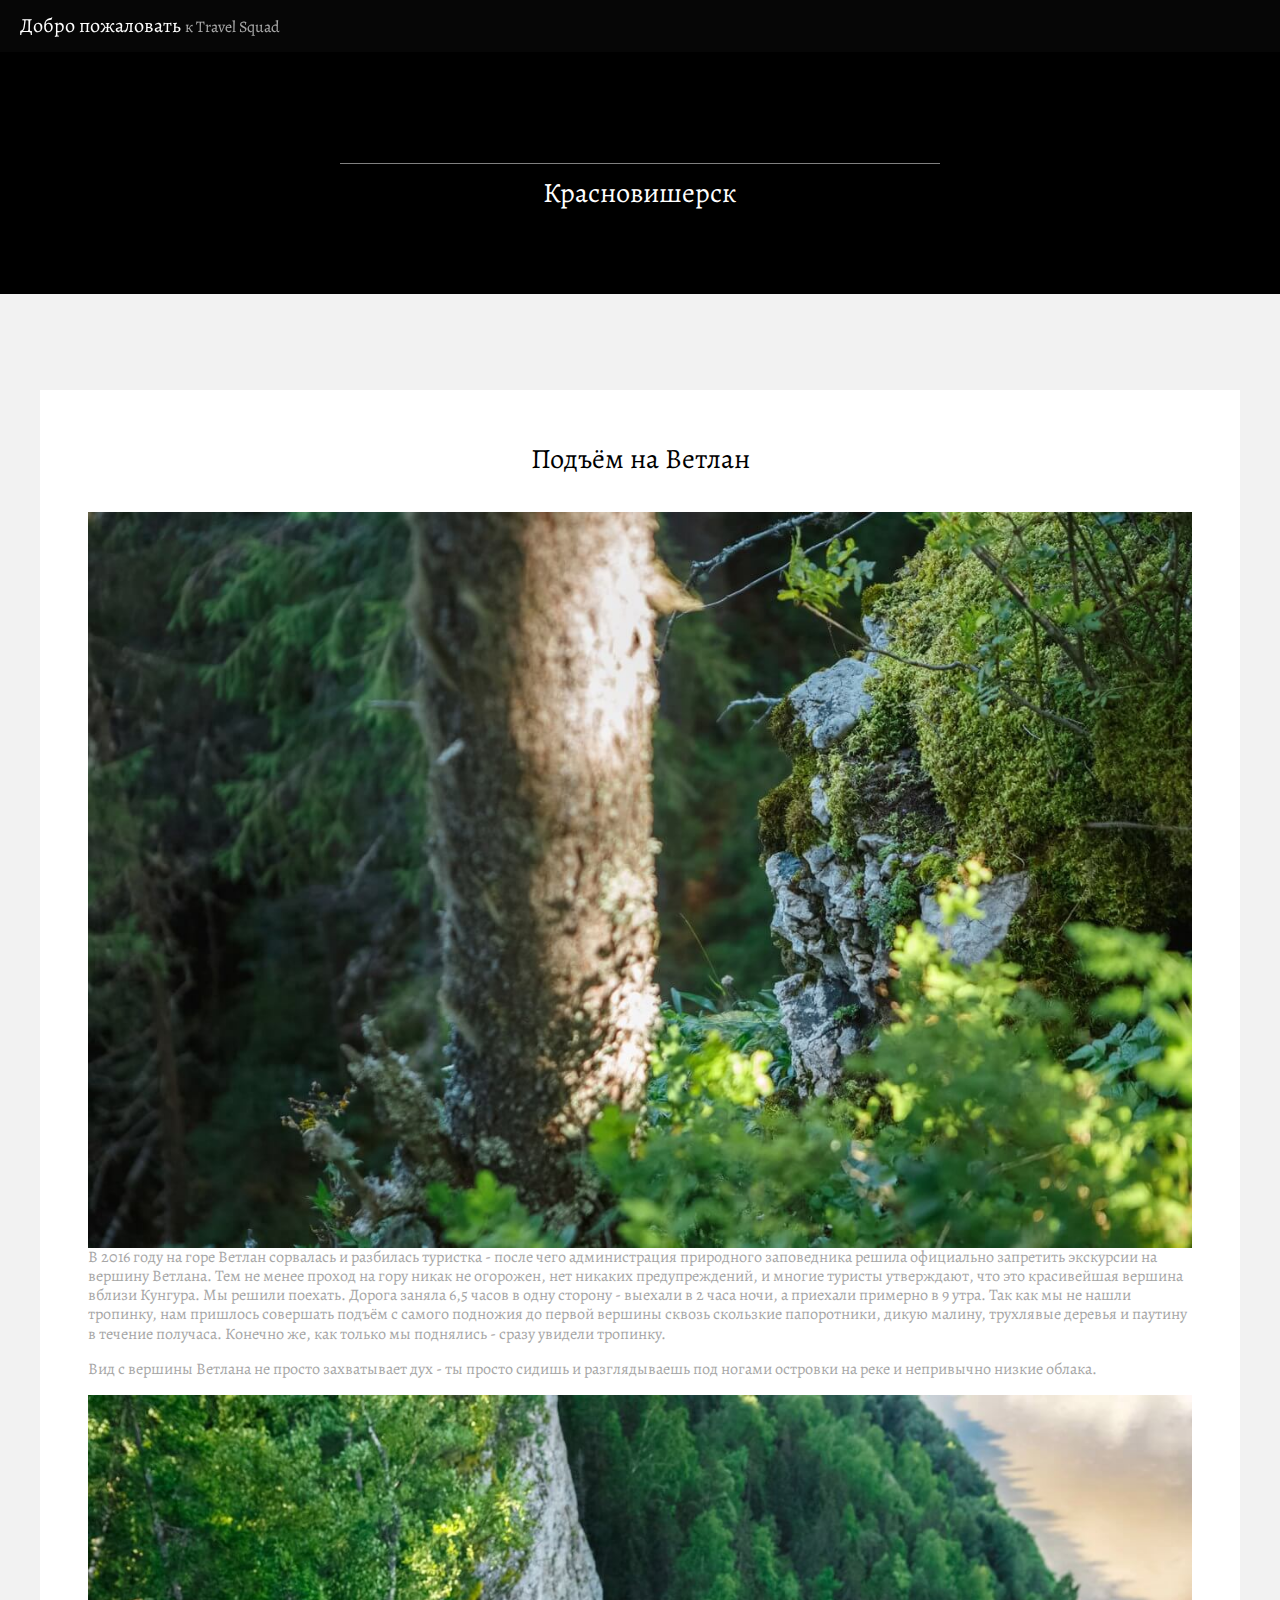
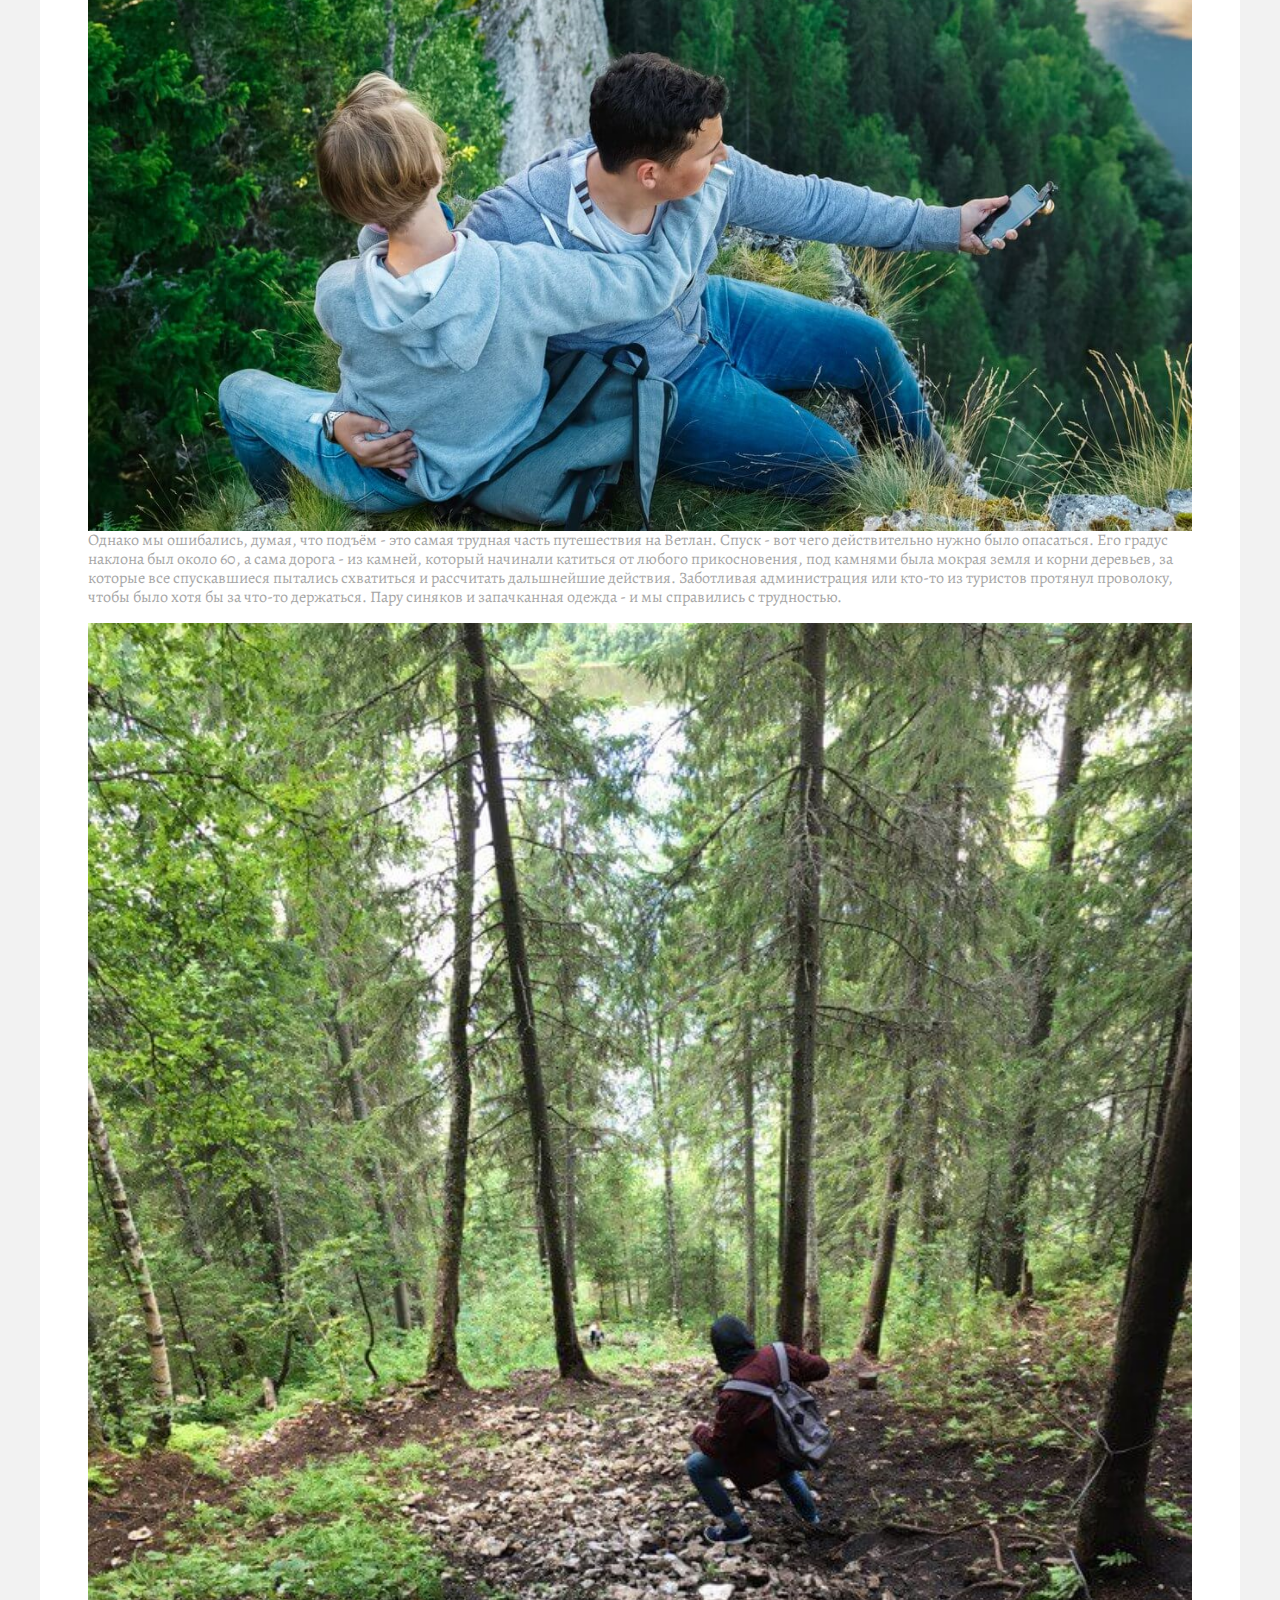
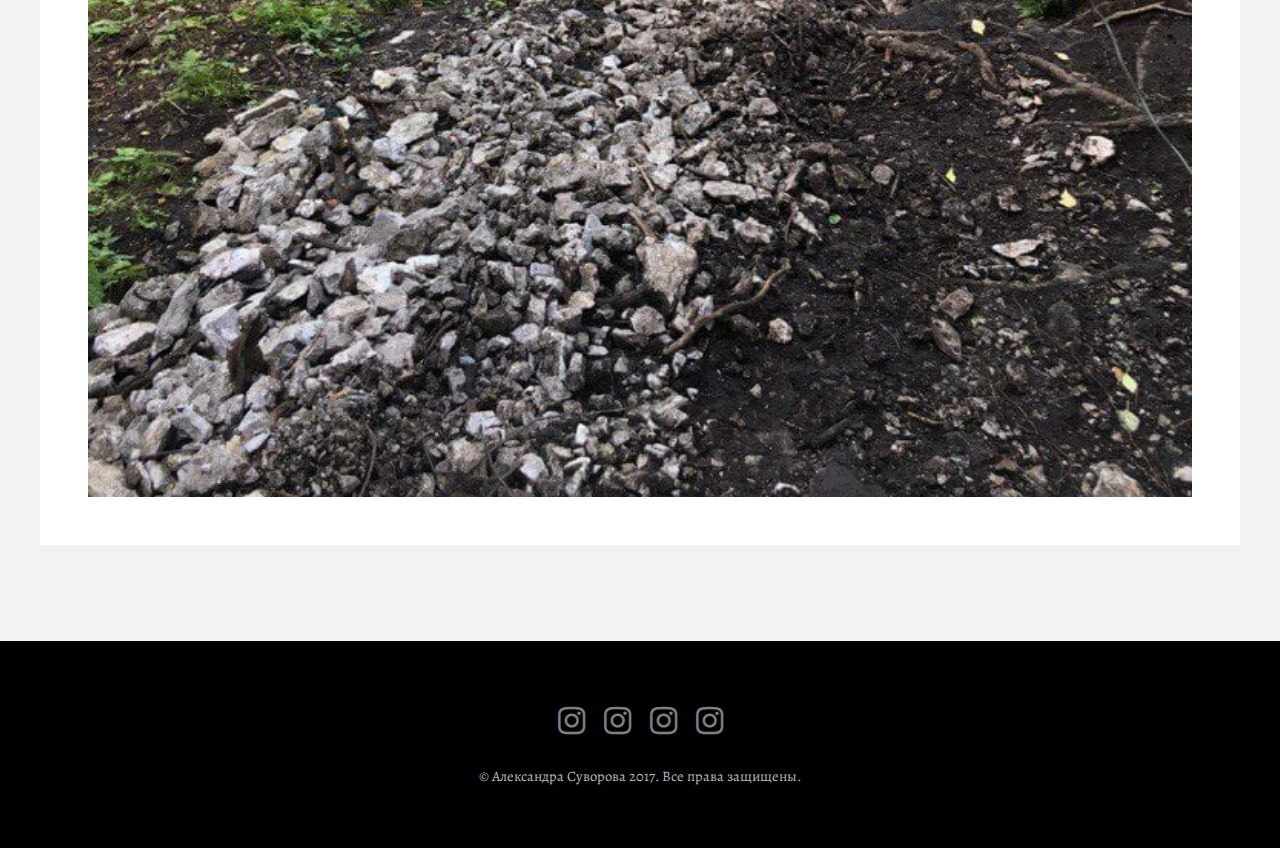
<file: krasno.html>
<!DOCTYPE HTML>
<!--
Добро пожаловать к Travel Squad
-->
<html>
<head>
	<link href="images/123.png" rel="shortcut icon" />
	<title>Добро пожаловать к Travel Squad</title>
	<meta charset="utf-8" />
	<meta name="viewport" content="width=device-width, initial-scale=1" />
	<meta http-equiv="X-UA-Compatible" content="IE=edge" /> 
		<meta content="text/html" charset="utf-8">
		<meta name="viewport" content="width=device-width, initial-scale=1" />
		<meta name="keywords" content="путешествие, Кунгур, Красновишерск, Ветлан">
		<meta name="description" content="история о покорение Ветлана">
	<meta property="og:title" content="Travel Squad"/>
		<meta property="og:description" content="Путешествие по Красновишерску"/>
		<meta property="og:image" content="images/photo76.jpg">
		<meta property="og:type" content="profile"/>
		<meta property="og:url" content= "https://alerandra.github.io/SASHU/index.html" />
	<link rel="stylesheet" href="assets/css/main.css" />
</head>
<body class="subpage">

	<!-- Header -->
		<header id="header">
			<div class="logo"><a href="index.html">Добро пожаловать  <span>к Travel Squad</span></a></div>
		</header>


		<!-- One -->
			<section id="One" class="wrapper style3">
				<div class="inner">
					<header class="align-center">
						<p></p>
						<h2>Красновишерск</h2>
					</header>
				</div>
			</section>

		<!-- Two -->
			<section id="two" class="wrapper style2">
				<div class="inner">
					<div class="box">
						<div class="content">
							<header class="align-center">

								<h2>Подъём на Ветлан</h2>
							</header>
							<div>
								<div class="image fit">
							<img src="images/p08.jpg" alt="" />
							<p>В 2016 году на горе Ветлан сорвалась и разбилась туристка - после чего администрация природного заповедника решила официально запретить экскурсии на вершину Ветлана. Тем не менее проход на гору никак не огорожен, нет никаких предупреждений, и многие туристы утверждают, что это красивейшая вершина вблизи Кунгура. Мы решили поехать. Дорога заняла 6,5 часов в одну сторону - выехали в 2 часа ночи, а приехали примерно в 9 утра. Так как мы не нашли тропинку, нам пришлось совершать подъём с самого подножия до первой вершины сквозь скользкие папоротники, дикую малину, трухлявые деревья и паутину в течение получаса. Конечно же, как только мы поднялись - сразу увидели тропинку.</p>
							<p>Вид с вершины Ветлана не просто захватывает дух - ты просто сидишь и разглядываешь под ногами островки на реке и непривычно низкие облака.</p>
							<div>
								<div class="image fit">
							<img src="images/p1001.jpg" alt="" />
							<p>Однако мы ошибались, думая, что подъём - это самая трудная часть путешествия на Ветлан. Спуск - вот чего действительно нужно было опасаться. Его градус наклона был около 60, а сама дорога - из камней, который начинали катиться от любого прикосновения, под камнями была мокрая земля и корни деревьев, за которые все спускавшиеся пытались схватиться и рассчитать дальшнейшие действия. Заботливая администрация или кто-то из туристов протянул проволоку, чтобы было хотя бы за что-то держаться. Пару синяков и запачканная одежда - и мы справились с трудностью. </p>
							<div>
								<div class="image fit">
							<img src="images/p1002.jpg" alt="" />
						</div>
					</div>
				</div>
			</section>

		<!-- Footer -->
		<footer id="footer">
			<div class="container">
				<ul class="icons">
					<li><a href="https://www.instagram.com/dd.ventura/" class="icon fa-instagram"><span class="label">Instagram Ивана Евсеева</span></a></li>
					<li><a href="https://www.instagram.com/sashu_art/" class="icon fa-instagram"><span class="label">Instagram Суворовой Александры</span></a></li>
					<li><a href="https://www.instagram.com/george.ss.k/" class="icon fa-instagram"><span class="label">Instagram Егора Клевцова</span></a></li>
					<li><a href="https://www.instagram.com/maxim_omg/" class="icon fa-instagram"><span class="label">Instagram Максима Машанова</span></a></li>
				</ul>
			</div>
			<div class="copyright">
				&copy;  Александра Суворова 2017. Все права защищены.
			</div>
		</footer>
									
									<!--Код кнопки наверх  -->
<div id="back-top" style="display: block;">
<a href="#">
<span></span>
</a>
</div>

		<!-- Scripts -->
			<script src="assets/js/jquery.min.js"></script>
			<script src="assets/js/jquery.scrollex.min.js"></script>
			<script src="assets/js/skel.min.js"></script>
			<script src="assets/js/util.js"></script>
			<script src="assets/js/main.js"></script>

	</body>
</html>
</file>
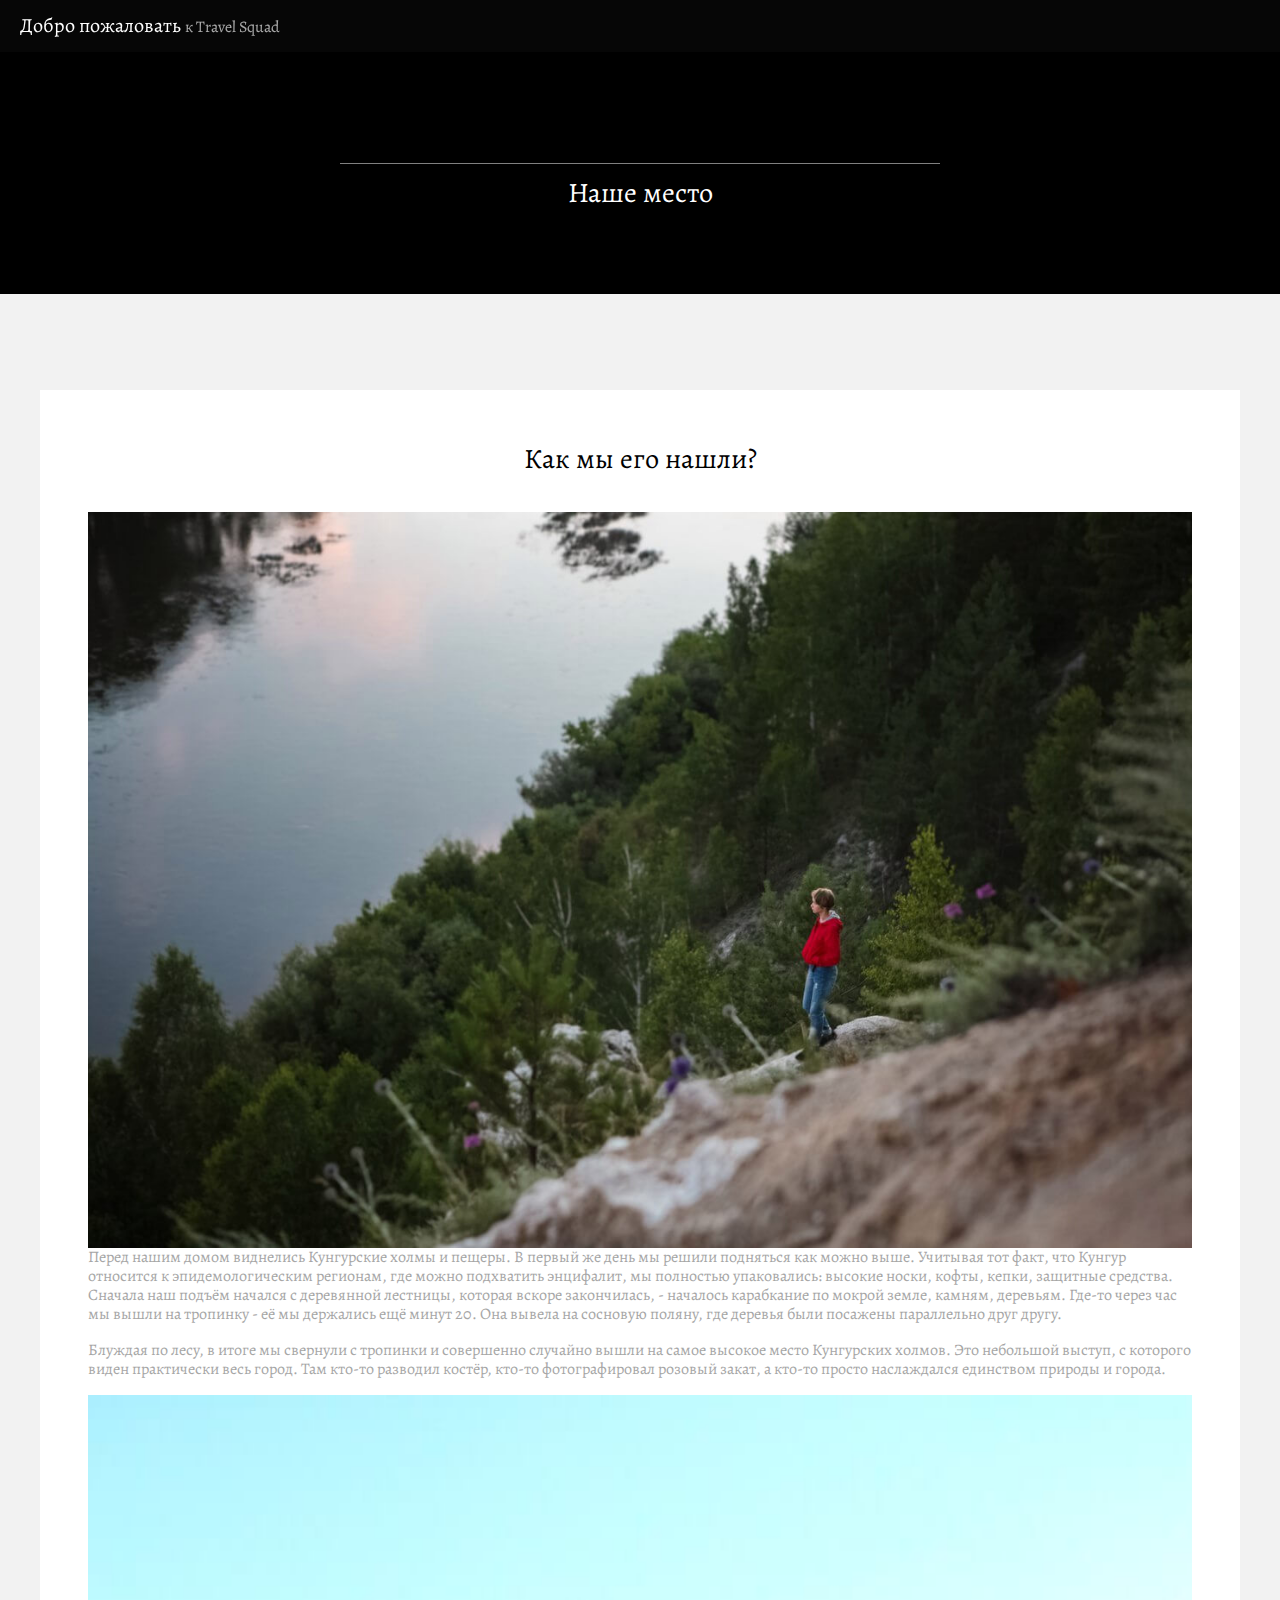
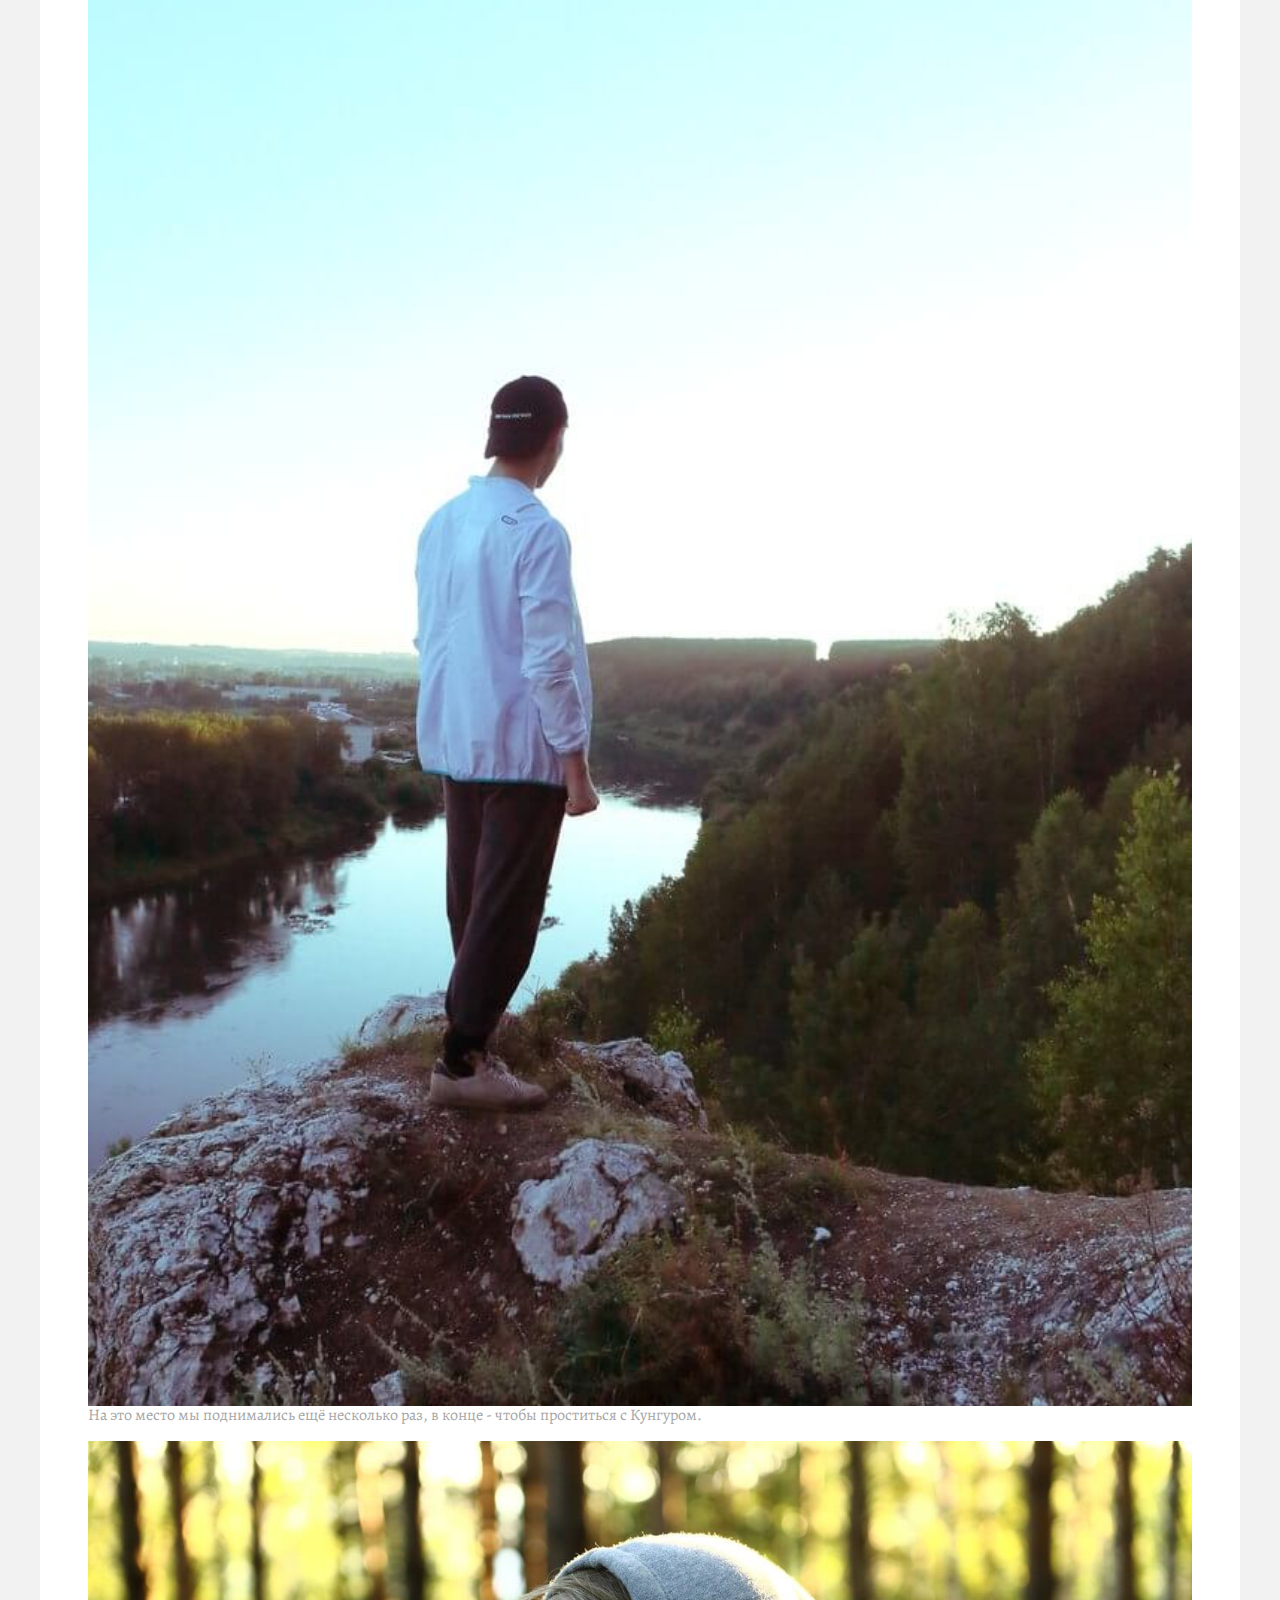
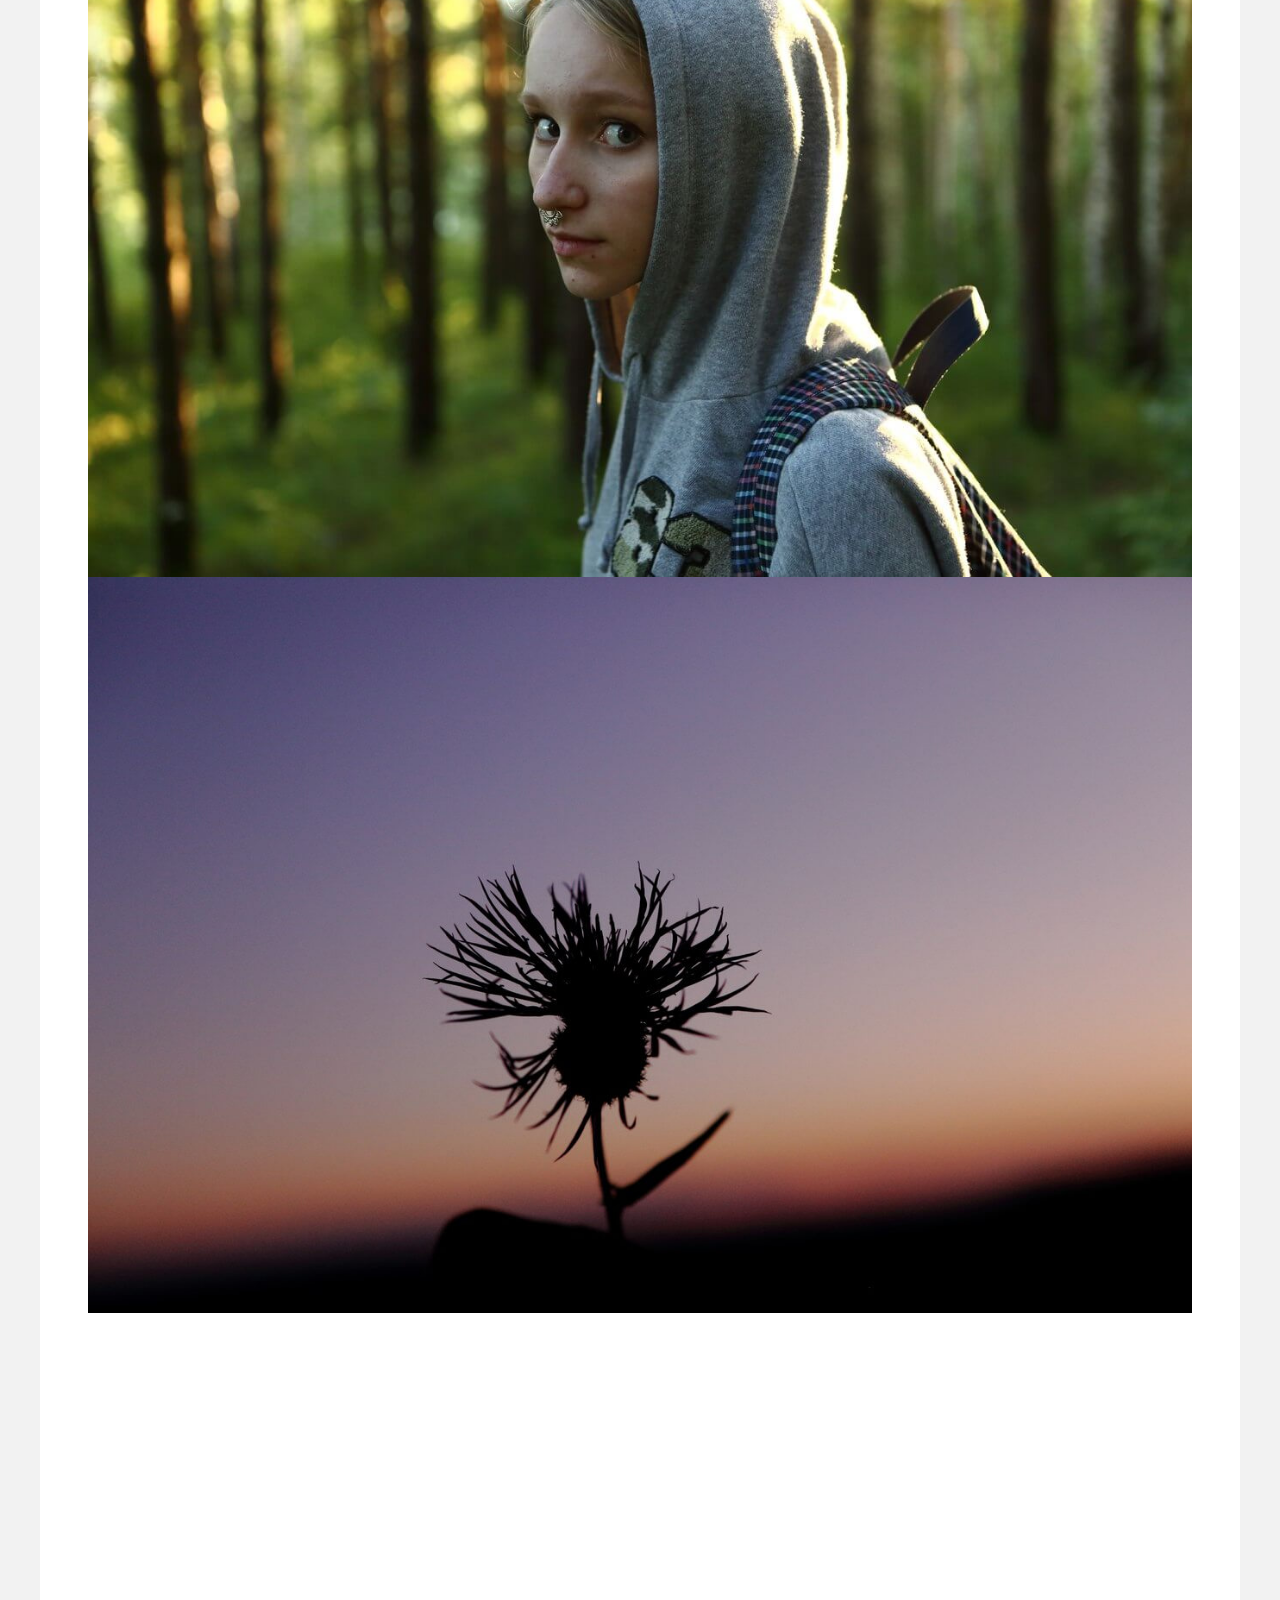
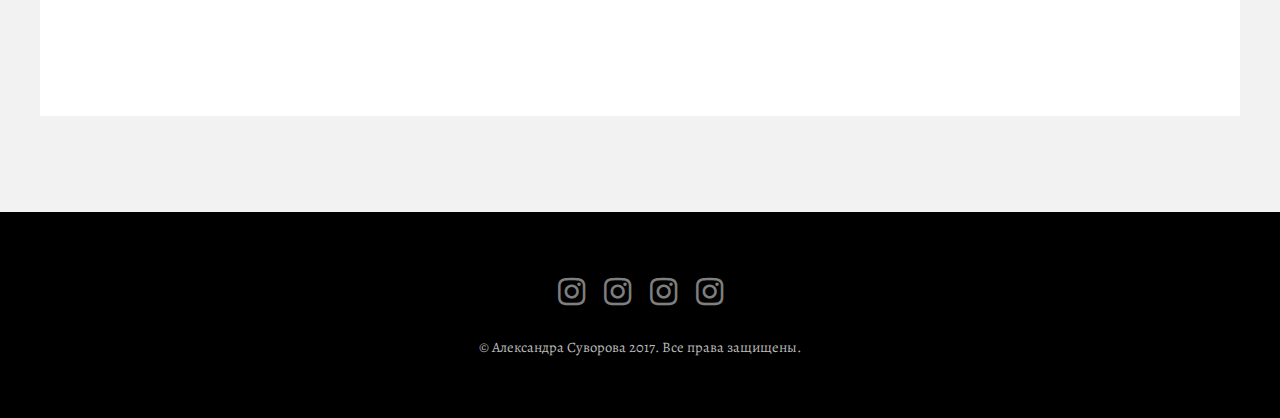
<file: Kyngyr.html>
<!DOCTYPE HTML>
<!--
Добро пожаловать к Travel Squad
-->
<html>
<head>
	<link href="images/123.png" rel="shortcut icon" />
	<title>Добро пожаловать к Travel Squad</title>
	<meta charset="utf-8" />
	<meta name="viewport" content="width=device-width, initial-scale=1" />
	<meta http-equiv="X-UA-Compatible" content="IE=edge" /> 
		<meta content="text/html" charset="utf-8">
		<meta name="viewport" content="width=device-width, initial-scale=1" />
		<meta name="keywords" content="деревня, холмы, Кунгур">
		<meta name="description" content="история о Кунгурских холмах">
	<meta property="og:title" content="Travel Squad"/>
		<meta property="og:description" content="Холм"/>
		<meta property="og:image" content="images/photo6.jpg">
		<meta property="og:type" content="profile"/>
		<meta property="og:url" content= "https://alerandra.github.io/SASHU/index.html" />
	<link rel="stylesheet" href="assets/css/main.css" />
</head>
<body class="subpage">

	<!-- Header -->
		<header id="header">
			<div class="logo"><a href="index.html">Добро пожаловать  <span>к Travel Squad</span></a></div>
		</header>

		<!-- One -->
			<section id="One" class="wrapper style3">
				<div class="inner">
					<header class="align-center">
						<p></p>
						<h2>Наше место</h2>
					</header>
				</div>
			</section>

		<!-- Two -->
			<section id="two" class="wrapper style2">
				<div class="inner">
					<div class="box">
						<div class="content">
							<header class="align-center">
								<h2>Как мы его нашли?</h2>
								<div>
									<div class="image fit">
								<img src="images/p151.jpg" alt="" />
							</header>
							<p>Перед нашим домом виднелись Кунгурские холмы и пещеры. В первый же день мы решили подняться как можно выше. Учитывая тот факт, что Кунгур относится к эпидемологическим регионам, где можно подхватить энцифалит, мы полностью упаковались: высокие носки, кофты, кепки, защитные средства. Сначала наш подъём начался с деревянной лестницы, которая вскоре закончилась, - началось карабкание по мокрой земле, камням, деревьям. Где-то через час мы вышли на тропинку - её мы держались ещё минут 20. Она вывела на сосновую поляну, где деревья были посажены параллельно друг другу.   </p>

							<p>Блуждая по лесу, в итоге мы свернули с тропинки и совершенно случайно вышли на самое высокое место Кунгурских холмов. Это небольшой выступ, с которого виден практически весь город. Там кто-то разводил костёр, кто-то фотографировал розовый закат, а кто-то просто наслаждался единством природы и города. </p>
							<div>
								<div class="image fit">
							<img src="images/p16.jpg" alt="" />
							<p>На это место мы поднимались ещё несколько раз, в конце - чтобы проститься с Кунгуром.</p>

							<div>
								<div class="image fit">
							<img src="images/p32.jpg" alt="" />
								<div class="image fit">
							<img src="images/photo4.jpg" alt="" />
							<iframe width="560" height="315" src="https://www.youtube.com/embed/TMGNgBbo5KM?rel=0&amp;controls=0" frameborder="0" gesture="media" allow="encrypted-media" allowfullscreen></iframe>
						</div>
					</div>
				</div>
			</section>

		<!-- Footer -->
		<footer id="footer">
			<div class="container">
				<ul class="icons">
					<li><a href="https://www.instagram.com/dd.ventura/" class="icon fa-instagram"><span class="label">Instagram Ивана Евсеева</span></a></li>
					<li><a href="https://www.instagram.com/sashu_art/" class="icon fa-instagram"><span class="label">Instagram Суворовой Александры</span></a></li>
					<li><a href="https://www.instagram.com/george.ss.k/" class="icon fa-instagram"><span class="label">Instagram Егора Клевцова</span></a></li>
					<li><a href="https://www.instagram.com/maxim_omg/" class="icon fa-instagram"><span class="label">Instagram Максима Машанова</span></a></li>
				</ul>
			</div>
			<div class="copyright">
				&copy;  Александра Суворова 2017. Все права защищены.
			</div>
		</footer>
<!--Код кнопки наверх  -->
<div id="back-top" style="display: block;">
<a href="#">
<span></span>
</a>
</div>
		<!-- Scripts -->
			<script src="assets/js/jquery.min.js"></script>
			<script src="assets/js/jquery.scrollex.min.js"></script>
			<script src="assets/js/skel.min.js"></script>
			<script src="assets/js/util.js"></script>
			<script src="assets/js/main.js"></script>

	</body>
</html>
</file>
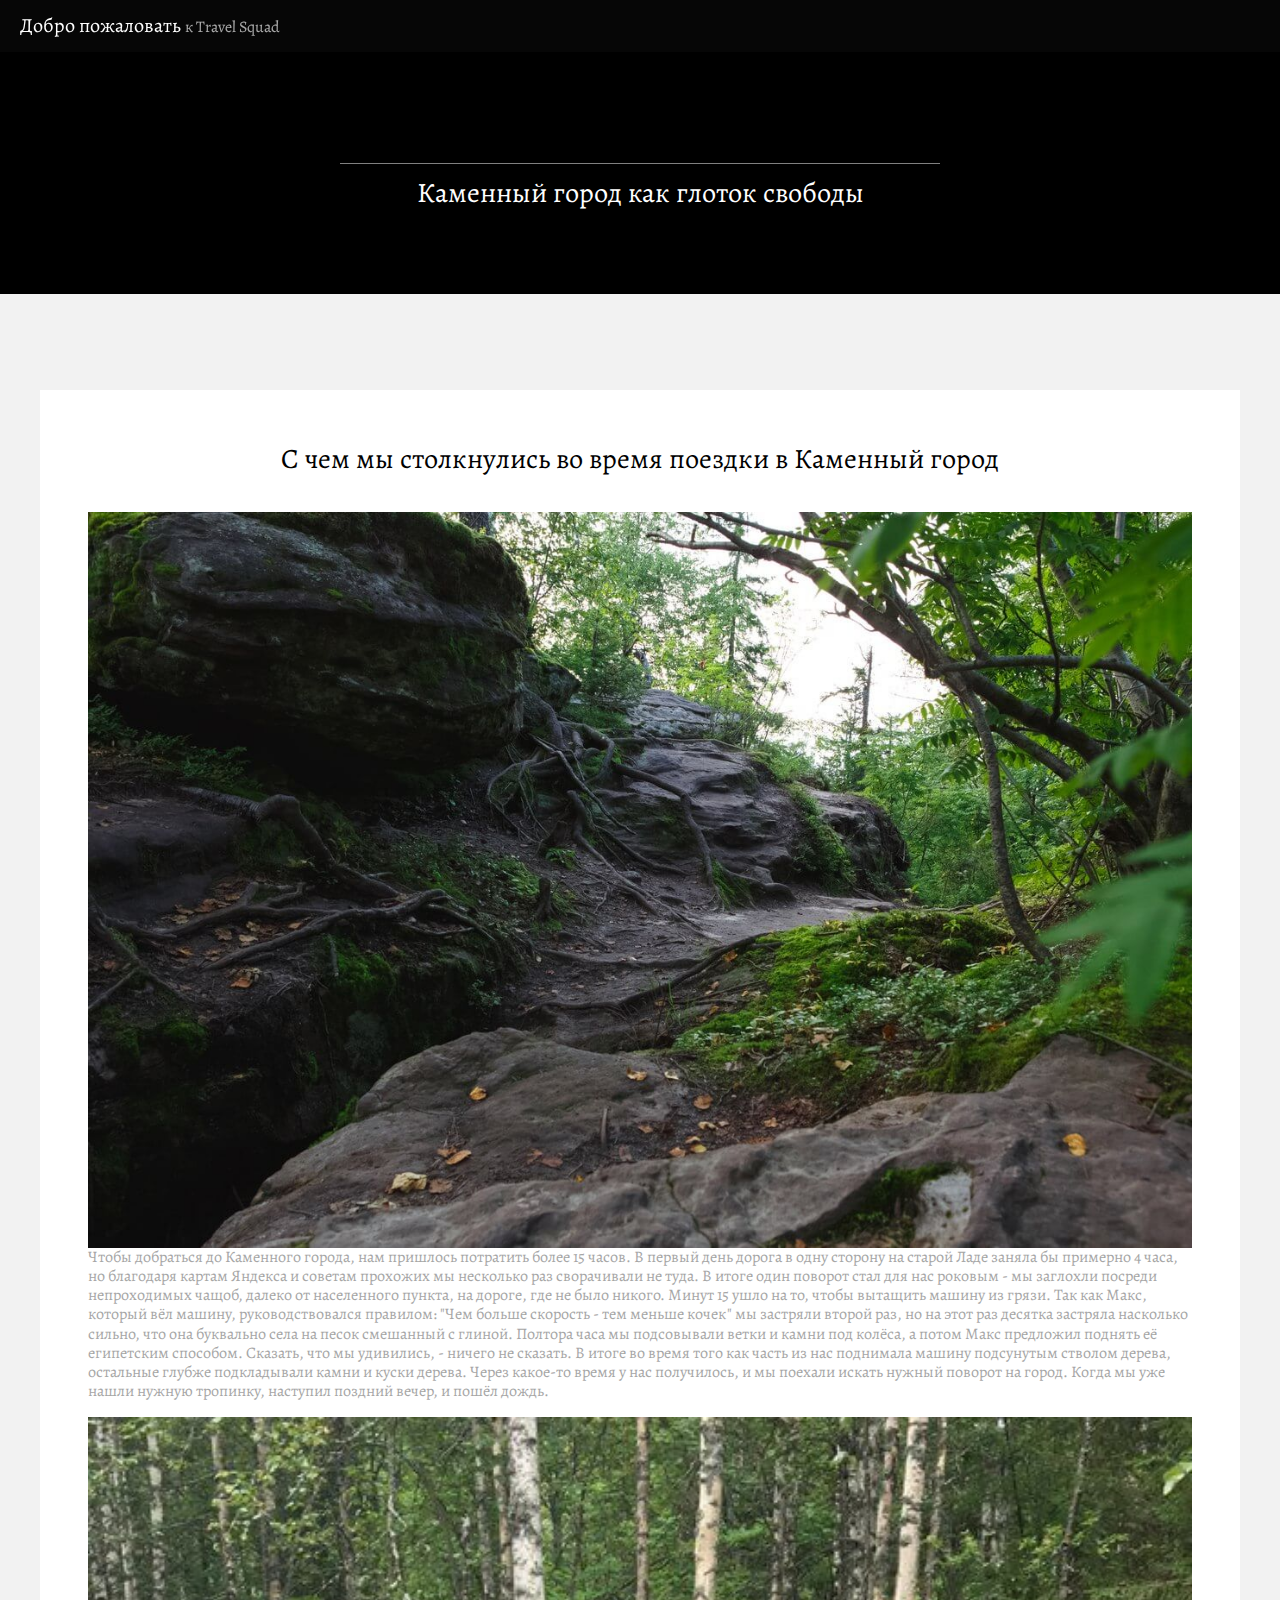
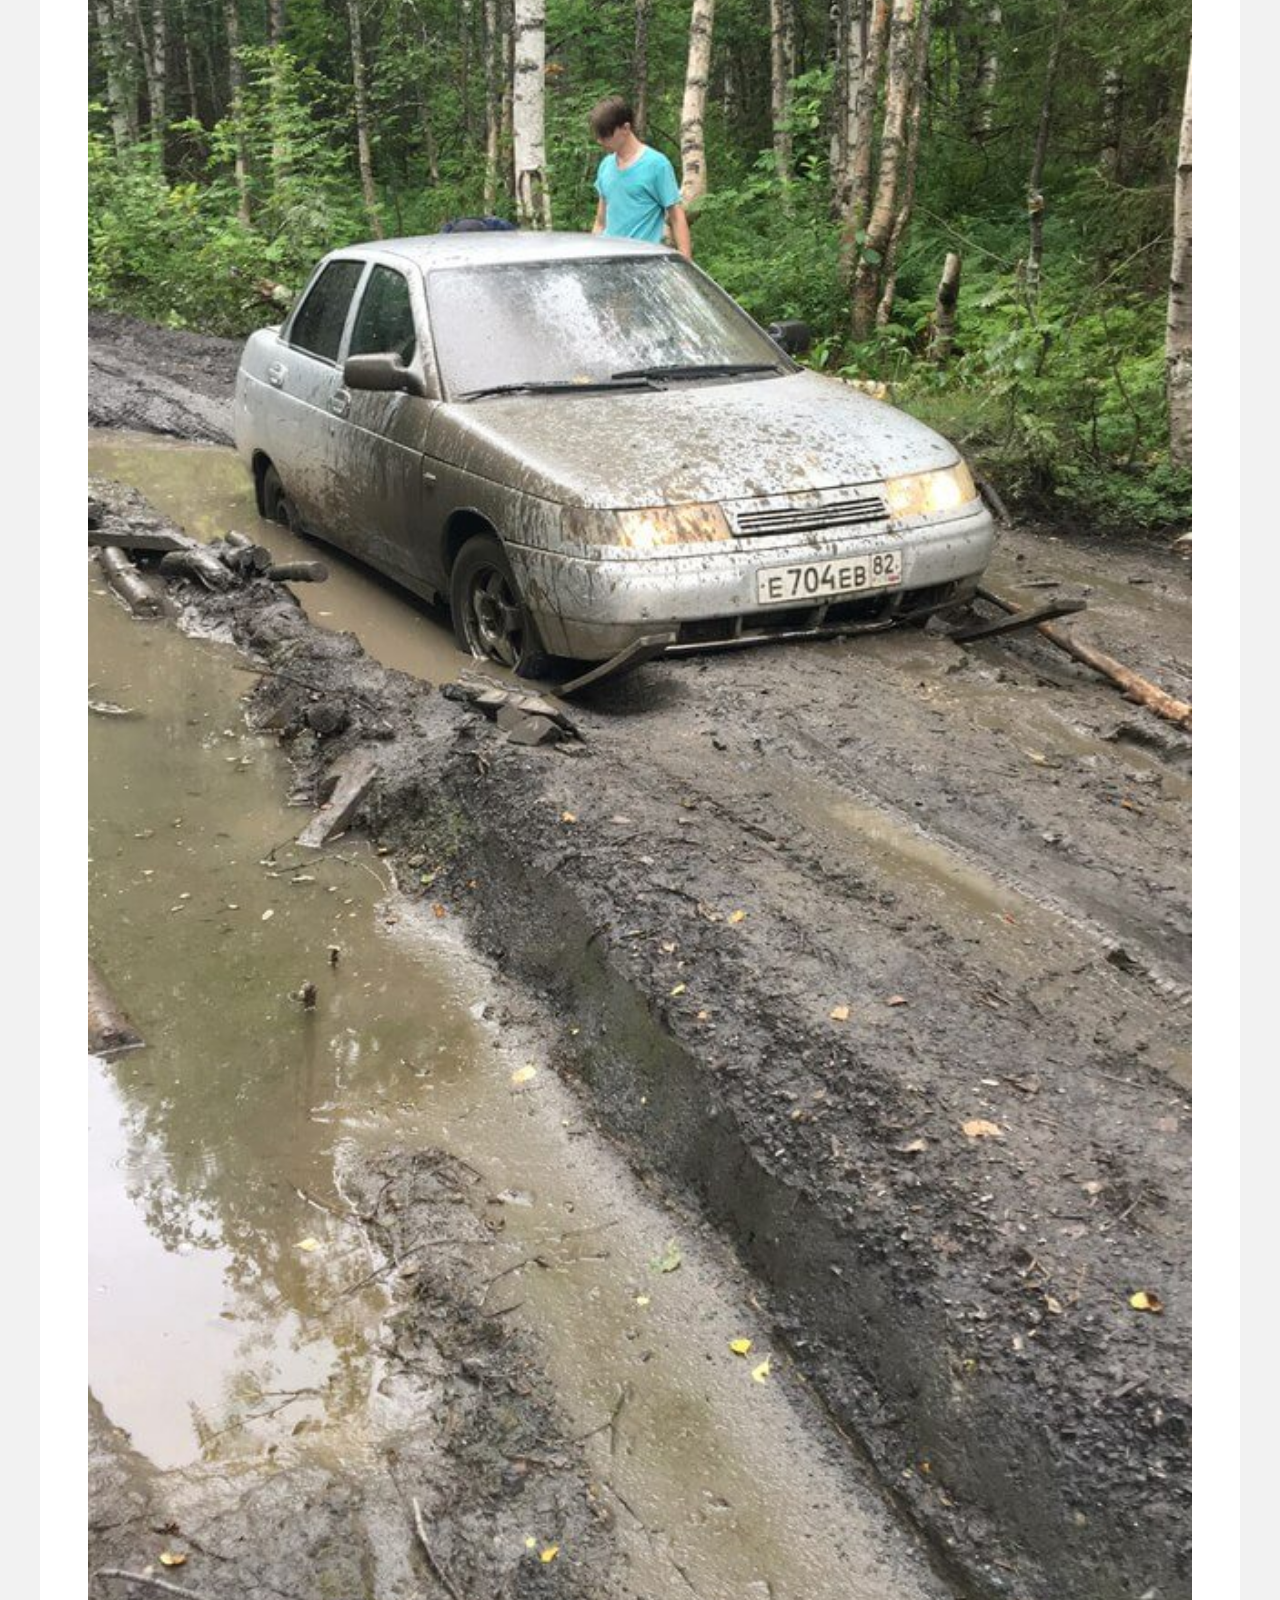
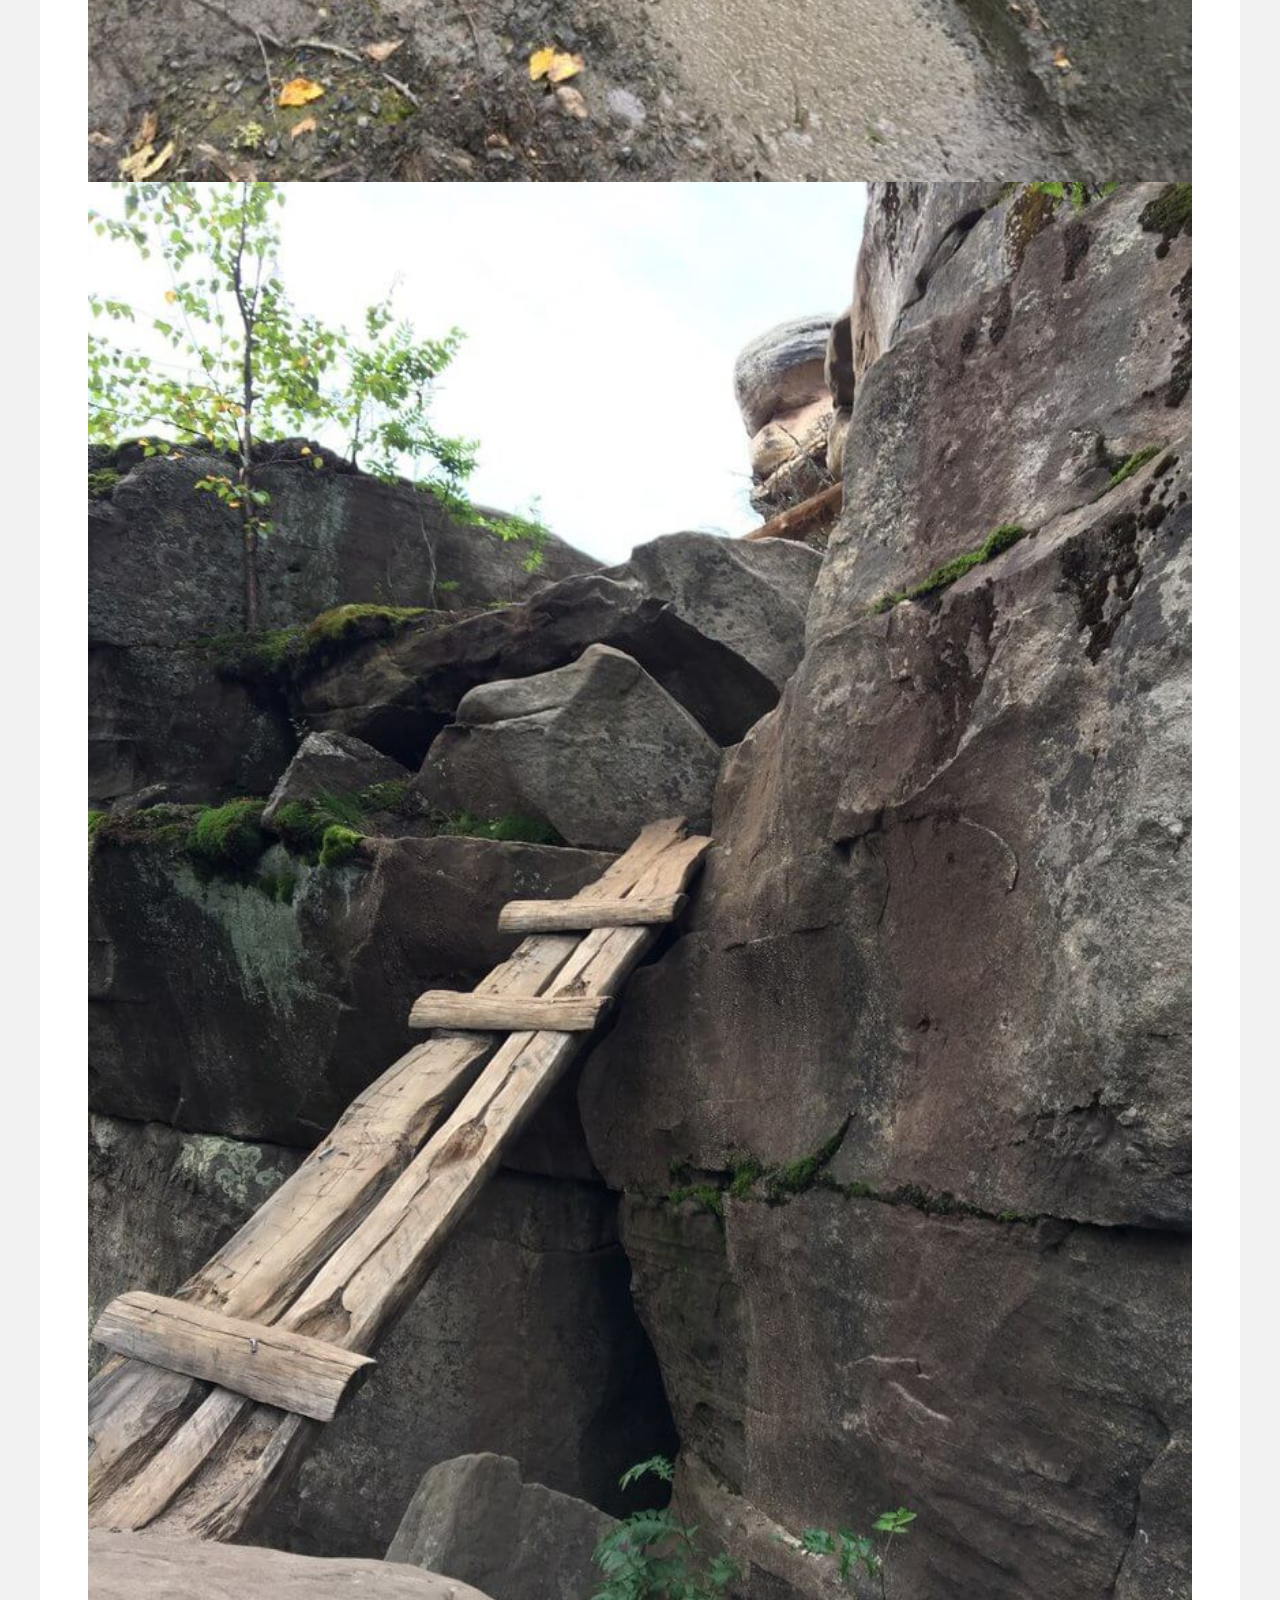
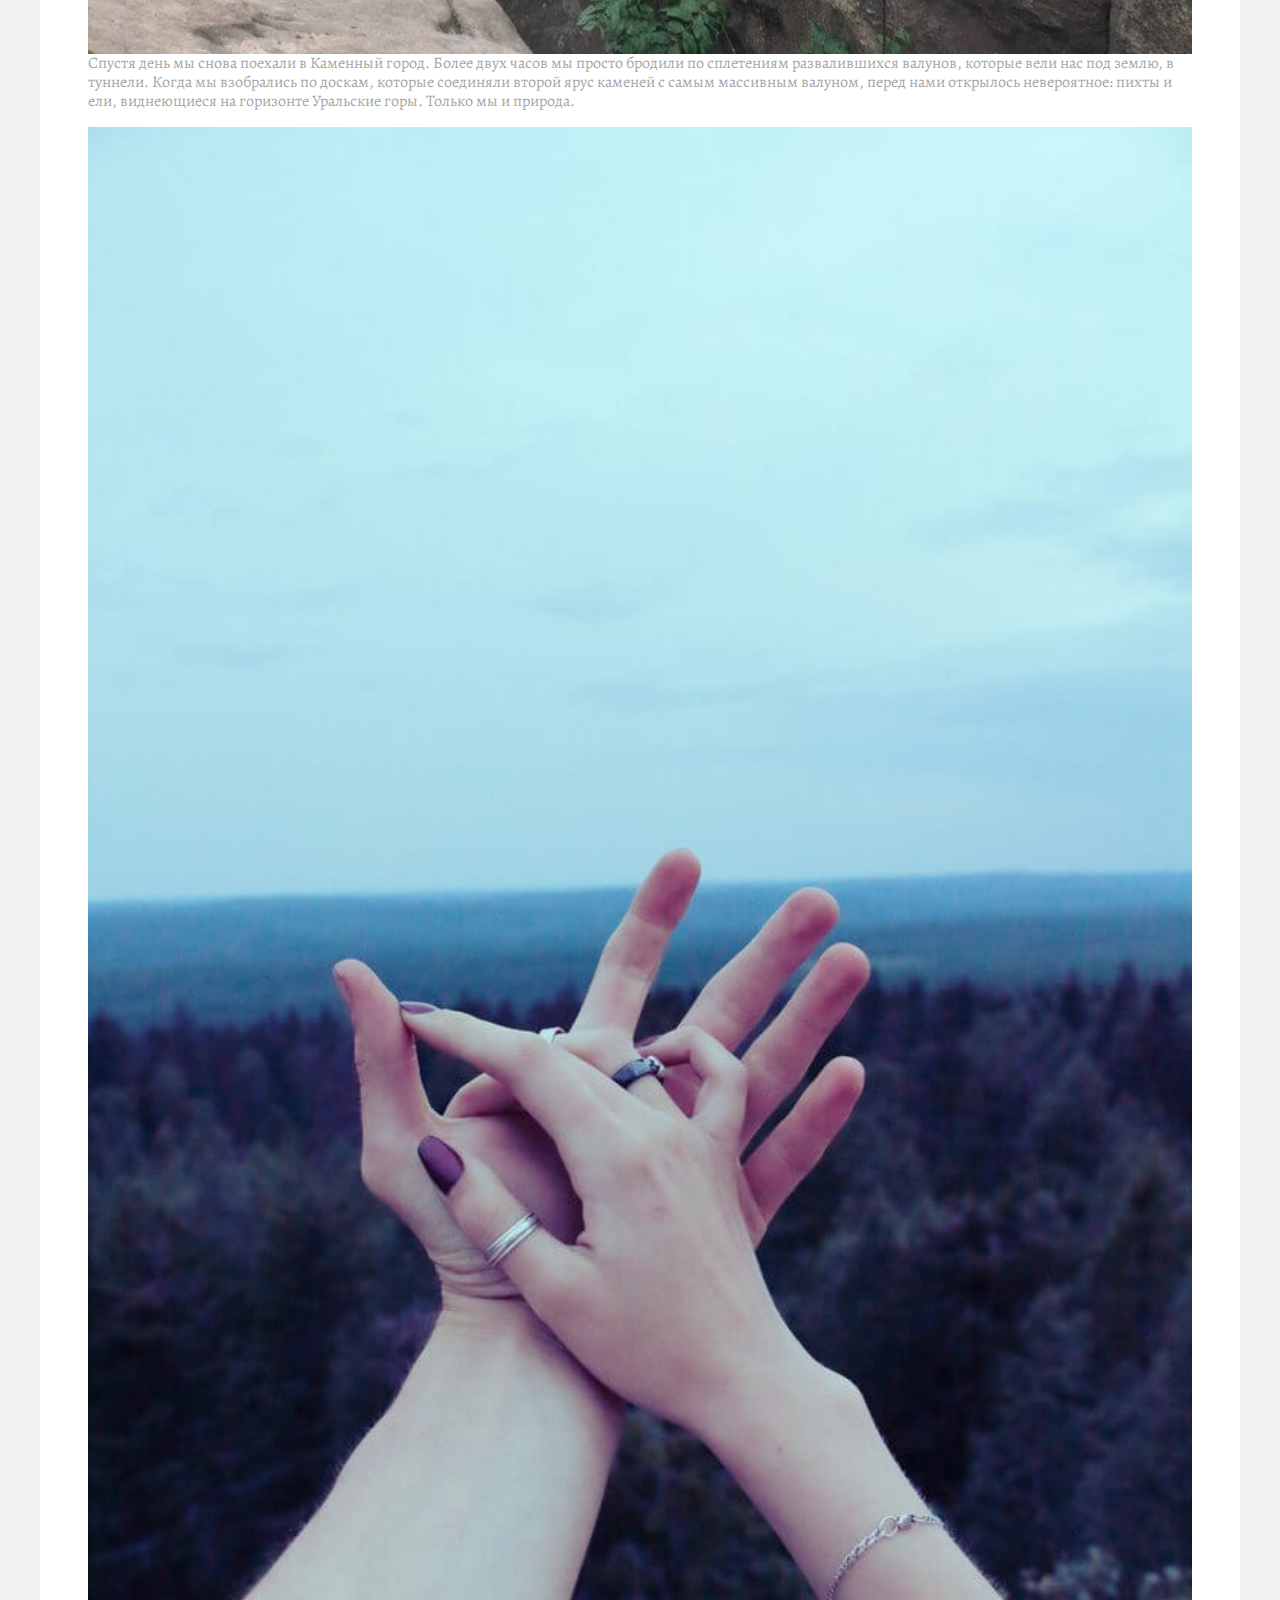
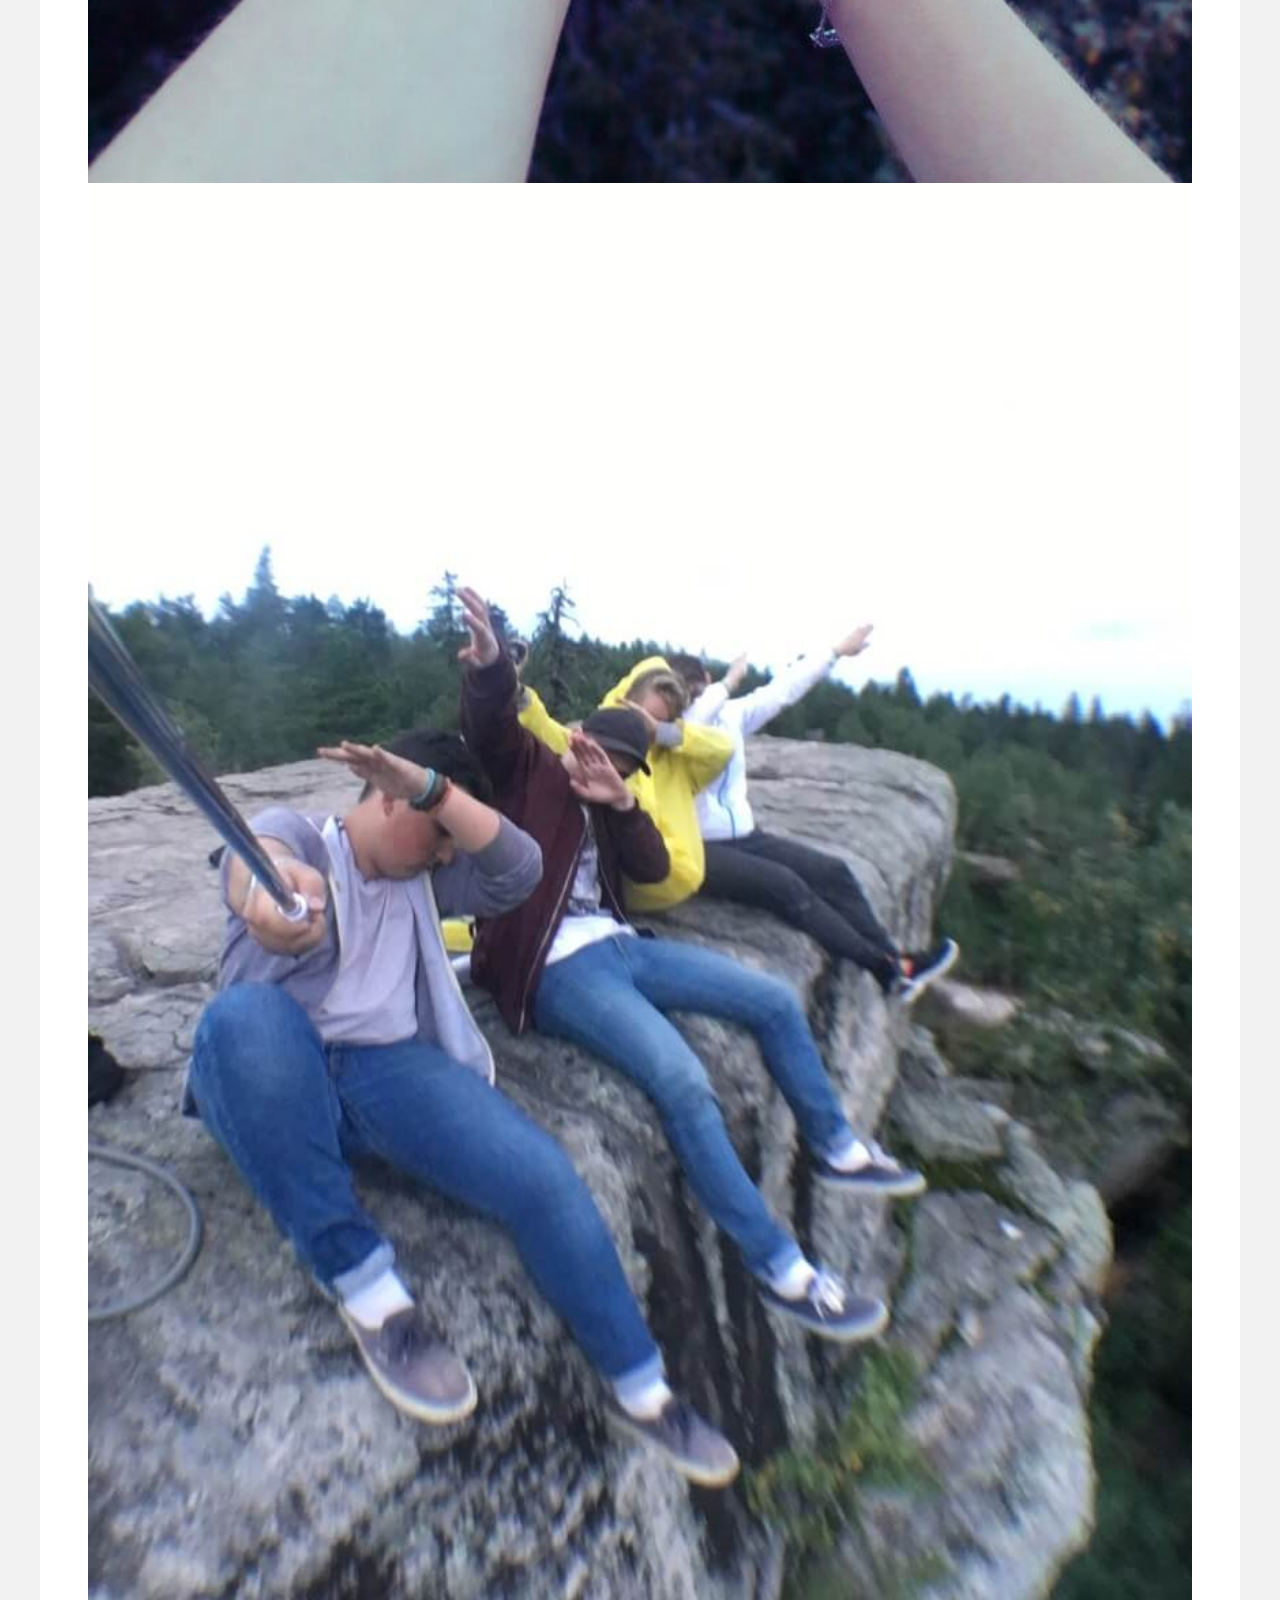
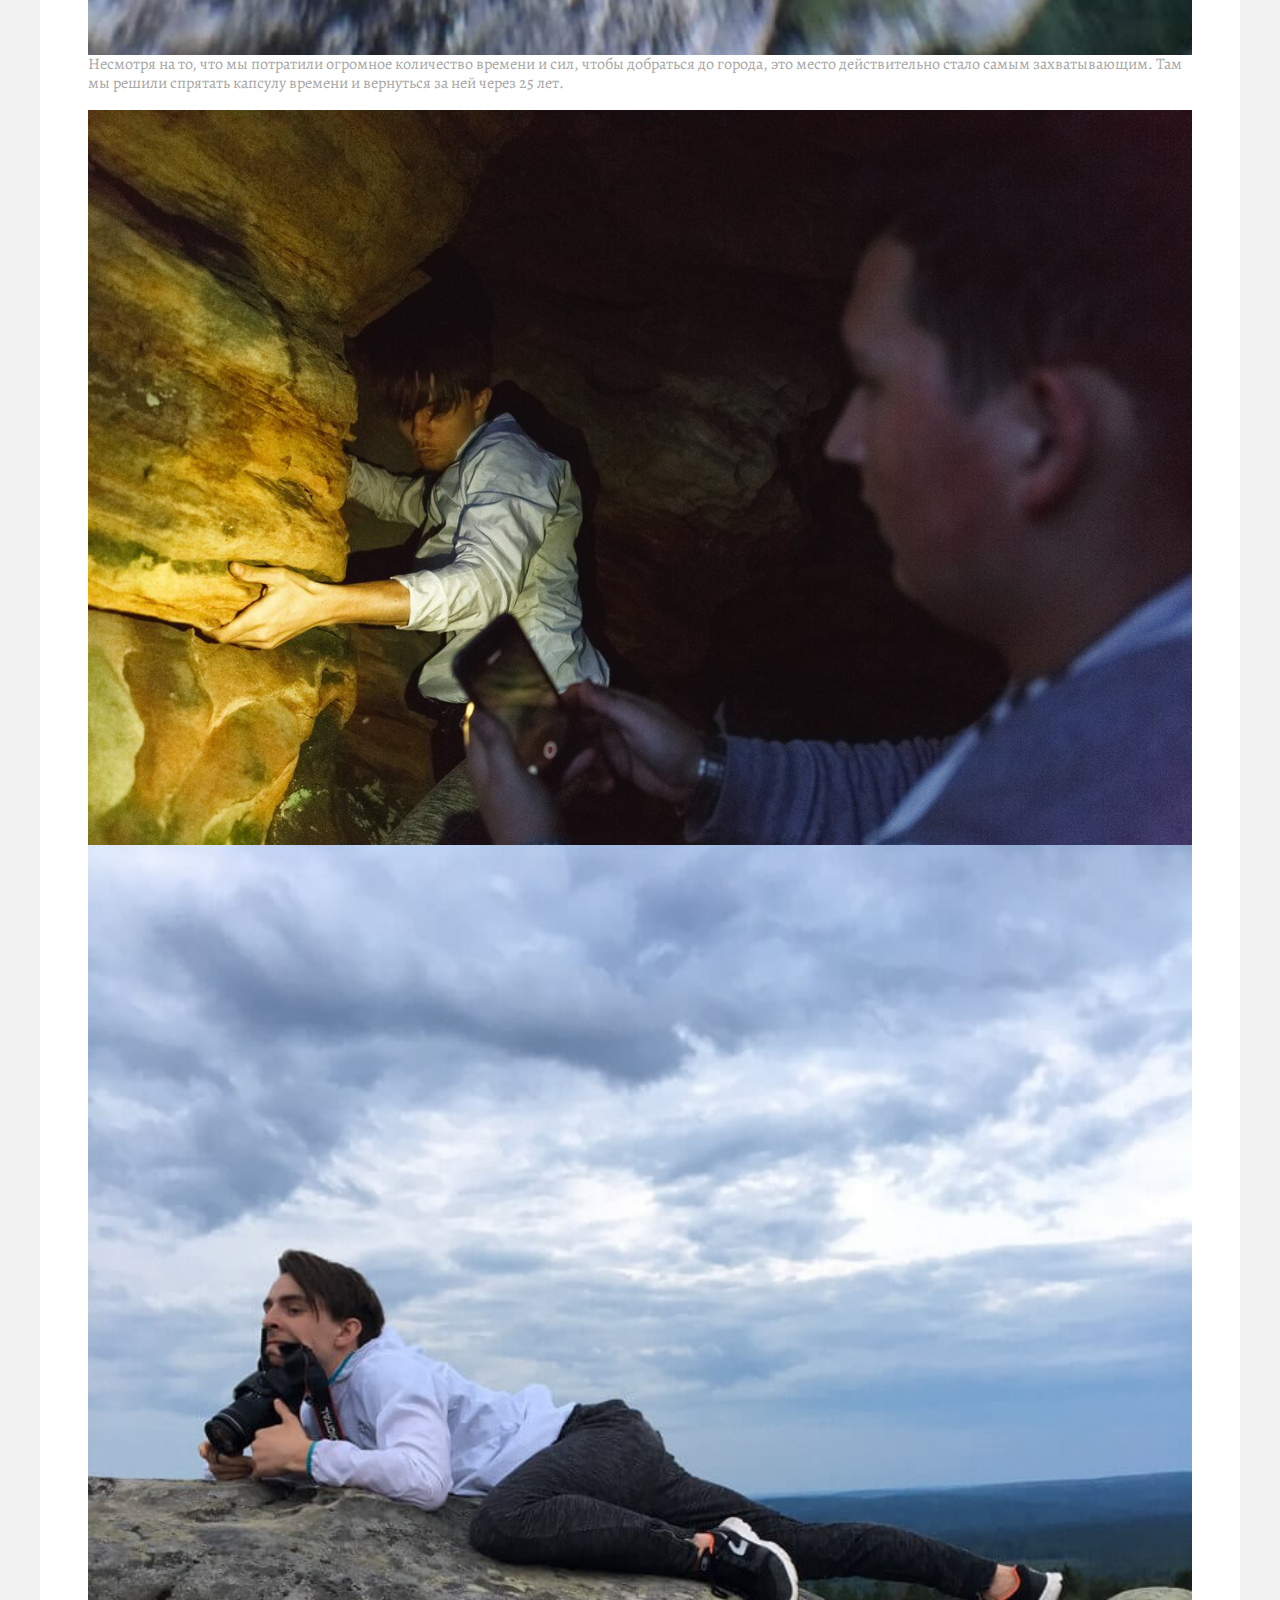
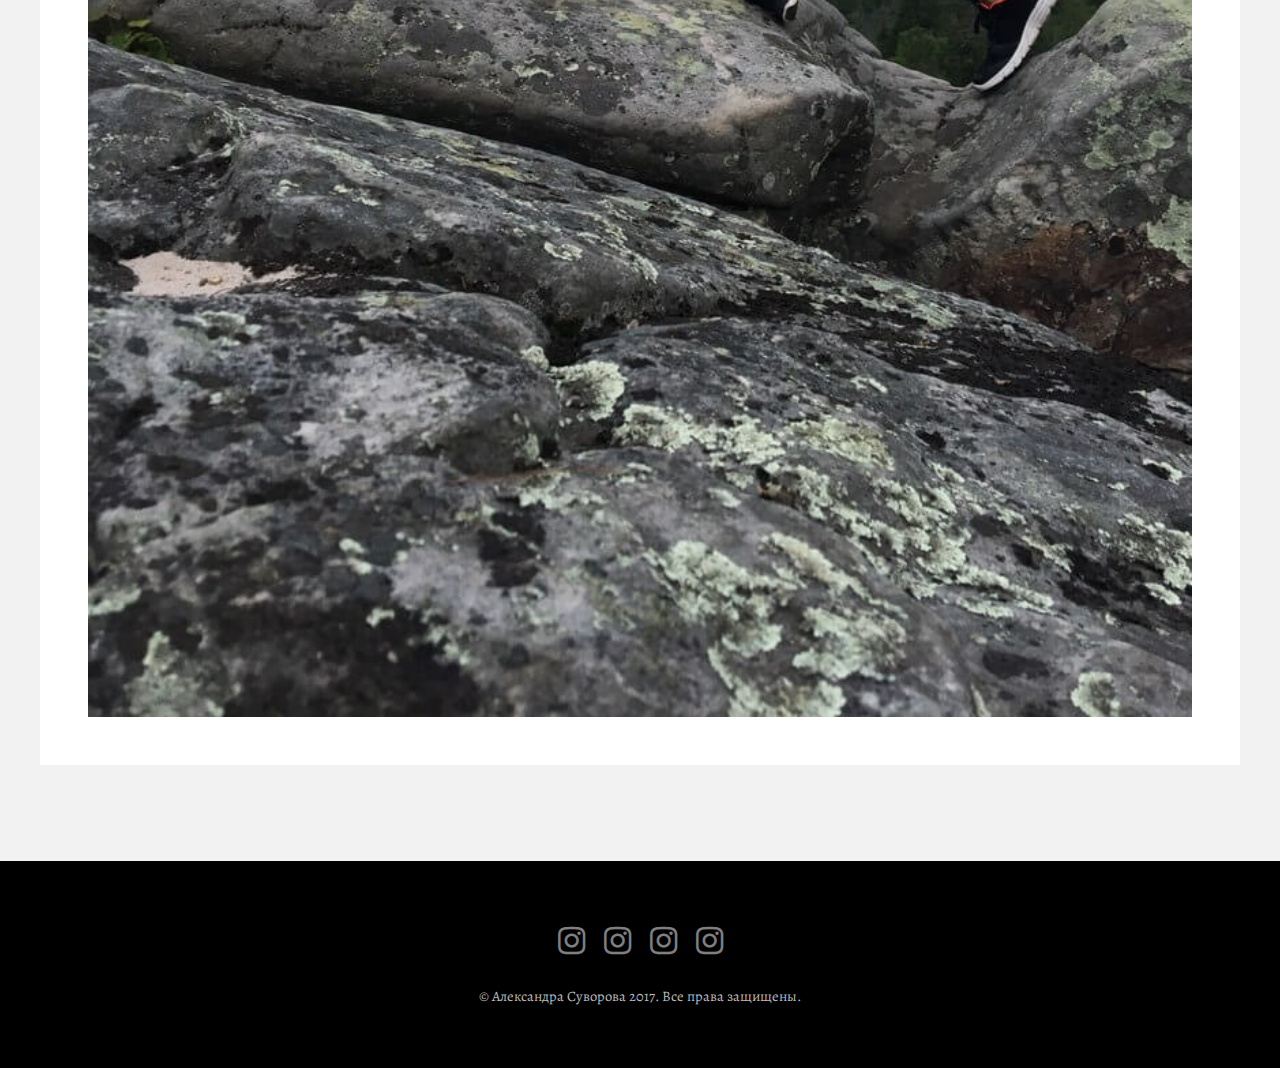
<file: stonetown.html>
<!DOCTYPE HTML>
<!--
	Добро пожаловать к Travel Squad
-->
<html>
	<head>

		<link href="images/123.png" rel="shortcut icon" />
		<title>Добро пожаловать к Travel Squad</title>
		<meta charset="utf-8" />
		<meta name="viewport" content="width=device-width, initial-scale=1" />
		<meta http-equiv="X-UA-Compatible" content="IE=edge" /> 
		<meta content="text/html" charset="utf-8">
		<meta name="viewport" content="width=device-width, initial-scale=1" />
		<meta name="keywords" content="Каменный город, застрять, лада">
		<meta name="description" content="история о Каменном Городе">
		<meta property="og:title" content="Travel Squad"/>
		<meta property="og:description" content="Путешествие по Каменному Городу"/>
		<meta property="og:image" content="images/з12.jpg">
		<meta property="og:type" content="profile"/>
		<meta property="og:url" content= "https://alerandra.github.io/SASHU/index.html" />
		<link rel="stylesheet" href="assets/css/main.css" />
	</head>
	<body class="subpage">

		<!-- Header -->
			<header id="header">
				<div class="logo"><a href="index.html">Добро пожаловать  <span>к Travel Squad</span></a></div>
			</header>

		<!-- One -->
			<section id="One" class="wrapper style3">
				<div class="inner">
					<header class="align-center">
						<p></p>
						<h2>Каменный город как глоток свободы</h2>
					</header>
				</div>
			</section>

		<!-- Two -->
			<section id="two" class="wrapper style2">
				<div class="inner">
					<div class="box">
						<div class="content">
							<header class="align-center">
								<h2>С чем мы столкнулись во время поездки в Каменный город</h2>
								<div>
									<div class="image fit">
								<img src="images/p17.jpg" alt="" />
							</header>
							<p>Чтобы добраться до Каменного города, нам пришлось потратить более 15 часов. В первый день дорога в одну сторону на старой Ладе заняла бы примерно 4 часа, но благодаря картам Яндекса и советам прохожих мы несколько раз сворачивали не туда. В итоге один поворот стал для нас роковым - мы заглохли посреди непроходимых чащоб, далеко от населенного пункта, на дороге, где не было никого. Минут 15 ушло на то, чтобы вытащить машину из грязи. Так как Макс, который вёл машину, руководствовался правилом: "Чем больше скорость - тем меньше кочек" мы застряли второй раз, но на этот раз десятка застряла насколько сильно, что она буквально села на песок смешанный с глиной. Полтора часа мы подсовывали ветки и камни под колёса, а потом Макс предложил поднять её египетским способом. Сказать, что мы удивились, - ничего не сказать. В итоге во время того как часть из нас поднимала машину подсунутым стволом дерева, остальные глубже подкладывали камни и куски дерева. Через какое-то время у нас получилось, и мы поехали искать нужный поворот на город. Когда мы уже нашли нужную тропинку, наступил поздний вечер, и пошёл дождь. </p>
							<div>
								<div class="image fit">
							<img src="images/p1111.jpg" alt="" />
							<div class="image fit">
						<img src="images/p33.jpg" alt="" />
							<p>Спустя день мы снова поехали в Каменный город. Более двух часов мы просто бродили по сплетениям развалившихся валунов, которые вели нас под землю, в туннели. Когда мы взобрались по доскам, которые соединяли второй ярус каменей с самым массивным валуном, перед нами открылось невероятное: пихты и ели, виднеющиеся на горизонте Уральские горы. Только мы и природа.</p>
							<div>
								<div class="image fit">
							<img src="images/з13.jpg" alt="" />
							<div>
								<div class="image fit">
							<img src="images/з12.jpg" alt="" />
							<p> Несмотря на то, что мы потратили огромное количество времени и сил, чтобы добраться до города, это место действительно стало самым захватывающим. Там мы решили спрятать капсулу времени и вернуться за ней через 25 лет.  </p>
							<div>
								<div class="image fit">
							<img src="images/з14.jpg" alt="" />
							<div class="image fit">
						<img src="images/p31.jpg" alt="" />
						<a href="https://vk.com/doc26592381_453502170" target="_blank"></a>
						</div>
					</div>
				</div>
			</section>

		<!-- Footer -->
		<footer id="footer">
			<div class="container">
				<ul class="icons">
					<li><a href="https://www.instagram.com/dd.ventura/" class="icon fa-instagram"><span class="label">Instagram Ивана Евсеева</span></a></li>
					<li><a href="https://www.instagram.com/sashu_art/" class="icon fa-instagram"><span class="label">Instagram Суворовой Александры</span></a></li>
					<li><a href="https://www.instagram.com/george.ss.k/" class="icon fa-instagram"><span class="label">Instagram Егора Клевцова</span></a></li>
					<li><a href="https://www.instagram.com/maxim_omg/" class="icon fa-instagram"><span class="label">Instagram Максима Машанова</span></a></li>
				</ul>
			</div>
			<div class="copyright">
				&copy; Александра Суворова 2017. Все права защищены.
			</div>
		</footer>
								
								<!--Код кнопки наверх  -->
<div id="back-top" style="display: block;">
<a href="#">
<span></span>
</a>
</div>

		<!-- Scripts -->
			<script src="assets/js/jquery.min.js"></script>
			<script src="assets/js/jquery.scrollex.min.js"></script>
			<script src="assets/js/skel.min.js"></script>
			<script src="assets/js/util.js"></script>
			<script src="assets/js/main.js"></script>

	</body>
</html>
</file>
<file: assets/css/main.css>
@charset "UTF-8";
@import url(font-awesome.min.css);
/* @import url("https://fonts.googleapis.com/css?family=Poppins:300,400,500,600,700"); */
@import url('https://fonts.googleapis.com/css?family=Alegreya:400,500,700&subset=cyrillic');

/*
	Hielo by TEMPLATED
	templated.co @templatedco
	Released for free under the Creative Commons Attribution 3.0 license (templated.co/license)
*/
/* Кнопка назад */
#back-top {
    bottom: 60px;
    position: fixed;
    right: 40px;
    z-index: 99;
}
#back-top a {
    background: url("../../images/up-arrow.png") no-repeat scroll 50% 12px #e4e4e4;
    border-radius: 1000px;
    display: block;
    font-size: 0;
    height: 42px;
    line-height: 0;
    overflow: hidden;
    text-align: center;
    text-indent: 999px;
    transition: all 0.2s ease 0s;
    width: 42px;
}
#back-top a:hover {
    background-color: #a4a4a4;
}

/* Reset */

	html, body, div, span, applet, object, iframe, h1, h2, h3, h4, h5, h6, p, blockquote, pre, a, abbr, acronym, address, big, cite, code, del, dfn, em, img, ins, kbd, q, s, samp, small, strike, strong, sub, sup, tt, var, b, u, i, center, dl, dt, dd, ol, ul, li, fieldset, form, label, legend, table, caption, tbody, tfoot, thead, tr, th, td, article, aside, canvas, details, embed, figure, figcaption, footer, header, hgroup, menu, nav, output, ruby, section, summary, time, mark, audio, video {
		margin: 0;
		padding: 0;
		border: 0;
		font: inherit;
		vertical-align: baseline;
	}

	article, aside, details, figcaption, figure, footer, header, hgroup, menu, nav, section {
		display: block;
	}

	body {
		line-height: 1;
	}

	ol, ul {
		list-style: none;
	}

	blockquote, q {
		quotes: none;
	}

	blockquote:before, blockquote:after, q:before, q:after {
		content: '';
		content: none;
	}

	table {
		border-collapse: collapse;
		border-spacing: 0;
	}

	body {
		-webkit-text-size-adjust: none;
	}

/* Box Model */

	*, *:before, *:after {
		-moz-box-sizing: border-box;
		-webkit-box-sizing: border-box;
		box-sizing: border-box;
	}

/* Containers */

	.container {
		margin-left: auto;
		margin-right: auto;
	}

	.container.\31 25\25 {
		width: 100%;
		max-width: 100rem;
		min-width: 80rem;
	}

	.container.\37 5\25 {
		width: 60rem;
	}

	.container.\35 0\25 {
		width: 40rem;
	}

	.container.\32 5\25 {
		width: 20rem;
	}

	.container {
		width: 80rem;
	}

	@media screen and (max-width: 1680px) {

		.container.\31 25\25 {
			width: 100%;
			max-width: 100rem;
			min-width: 80rem;
		}

		.container.\37 5\25 {
			width: 60rem;
		}

		.container.\35 0\25 {
			width: 40rem;
		}

		.container.\32 5\25 {
			width: 20rem;
		}

		.container {
			width: 80rem;
		}

	}

	@media screen and (max-width: 1280px) {

		.container.\31 25\25 {
			width: 100%;
			max-width: 81.25rem;
			min-width: 65rem;
		}

		.container.\37 5\25 {
			width: 48.75rem;
		}

		.container.\35 0\25 {
			width: 32.5rem;
		}

		.container.\32 5\25 {
			width: 16.25rem;
		}

		.container {
			width: 65rem;
		}

	}

	@media screen and (max-width: 980px) {

		.container.\31 25\25 {
			width: 100%;
			max-width: 112.5%;
			min-width: 90%;
		}

		.container.\37 5\25 {
			width: 67.5%;
		}

		.container.\35 0\25 {
			width: 45%;
		}

		.container.\32 5\25 {
			width: 22.5%;
		}

		.container {
			width: 90%;
		}

	}

	@media screen and (max-width: 736px) {

		.container.\31 25\25 {
			width: 100%;
			max-width: 112.5%;
			min-width: 90%;
		}

		.container.\37 5\25 {
			width: 67.5%;
		}

		.container.\35 0\25 {
			width: 45%;
		}

		.container.\32 5\25 {
			width: 22.5%;
		}

		.container {
			width: 90% !important;
		}

	}

	@media screen and (max-width: 480px) {

		.container.\31 25\25 {
			width: 100%;
			max-width: 112.5%;
			min-width: 90%;
		}

		.container.\37 5\25 {
			width: 67.5%;
		}

		.container.\35 0\25 {
			width: 45%;
		}

		.container.\32 5\25 {
			width: 22.5%;
		}

		.container {
			width: 90% !important;
		}

	}

body {
  font-family: 'Alegreya', serif;
  font-size: 16px !important;
  color: #666;
}
form {
  max-width: 500px;
  background: white;
  padding: 20px 25px;
  margin: auto;
  margin-top: 30px;
  box-shadow: 0px 1px 2px rgba(0,0,0,0.2);
}
form input,
form textarea {
  font: inherit;
  padding: 5px 5px;
  width: 100%;
  margin-top: 3px;
  margin-bottom: 15px;
  box-sizing: border-box;
}
form button {
  border: 1px solid rgba(0,0,0,0.2);
  padding: 0px 36px;
  font-size: 12 px;
  background: #888;
  color: white;
}
form label {
  color: #777;
  font-size: 12 px;
  margin-bottom: 2px;
  display: block;
}

/*-----start-gallery----*/
.gallery-grids{
	padding-top:2em;
}
.gallery{
	padding:3em 0;
}
.gallery-head h3{
	color: #202020;
	font-weight: 700;
	font-size: 1.8em;
	margin: 0;
	text-transform:uppercase;
}
.gallery-head span{
	height: 1px;
	width: 8%;
	background: #ff2020;
	display: inline-block;
}
.gallery-head p{
	color: #777777;
	width: 60%;
	margin: 0.5em auto;
	font-size:0.8125em;
	line-height:1.8em;
	font-family: 'Open Sans', sans-serif;

/* Grid */

	.row {
		border-bottom: solid 1px transparent;
		-moz-box-sizing: border-box;
		-webkit-box-sizing: border-box;
		box-sizing: border-box;
	}

	.row > * {
		float: left;
		-moz-box-sizing: border-box;
		-webkit-box-sizing: border-box;
		box-sizing: border-box;
	}

	.row:after, .row:before {
		content: '';
		display: block;
		clear: both;
		height: 0;
	}

	.row.uniform > * > :first-child {
		margin-top: 0;
	}

	.row.uniform > * > :last-child {
		margin-bottom: 0;
	}

	.row.\30 \25 > * {
		padding: 0 0 0 0rem;
	}

	.row.\30 \25 {
		margin: 0 0 -1px 0rem;
	}

	.row.uniform.\30 \25 > * {
		padding: 0rem 0 0 0rem;
	}

	.row.uniform.\30 \25 {
		margin: 0rem 0 -1px 0rem;
	}

	.row > * {
		padding: 0 0 0 2rem;
	}

	.row {
		margin: 0 0 -1px -2rem;
	}

	.row.uniform > * {
		padding: 2rem 0 0 2rem;
	}

	.row.uniform {
		margin: -2rem 0 -1px -2rem;
	}

	.row.\32 00\25 > * {
		padding: 0 0 0 4rem;
	}

	.row.\32 00\25 {
		margin: 0 0 -1px -4rem;
	}

	.row.uniform.\32 00\25 > * {
		padding: 4rem 0 0 4rem;
	}

	.row.uniform.\32 00\25 {
		margin: -4rem 0 -1px -4rem;
	}

	.row.\31 50\25 > * {
		padding: 0 0 0 3rem;
	}

	.row.\31 50\25 {
		margin: 0 0 -1px -3rem;
	}

	.row.uniform.\31 50\25 > * {
		padding: 3rem 0 0 3rem;
	}

	.row.uniform.\31 50\25 {
		margin: -3rem 0 -1px -3rem;
	}

	.row.\35 0\25 > * {
		padding: 0 0 0 1rem;
	}

	.row.\35 0\25 {
		margin: 0 0 -1px -1rem;
	}

	.row.uniform.\35 0\25 > * {
		padding: 1rem 0 0 1rem;
	}

	.row.uniform.\35 0\25 {
		margin: -1rem 0 -1px -1rem;
	}

	.row.\32 5\25 > * {
		padding: 0 0 0 0.5rem;
	}

	.row.\32 5\25 {
		margin: 0 0 -1px -0.5rem;
	}

	.row.uniform.\32 5\25 > * {
		padding: 0.5rem 0 0 0.5rem;
	}

	.row.uniform.\32 5\25 {
		margin: -0.5rem 0 -1px -0.5rem;
	}

	.\31 2u, .\31 2u\24 {
		width: 100%;
		clear: none;
		margin-left: 0;
	}

	.\31 1u, .\31 1u\24 {
		width: 91.6666666667%;
		clear: none;
		margin-left: 0;
	}

	.\31 0u, .\31 0u\24 {
		width: 83.3333333333%;
		clear: none;
		margin-left: 0;
	}

	.\39 u, .\39 u\24 {
		width: 75%;
		clear: none;
		margin-left: 0;
	}

	.\38 u, .\38 u\24 {
		width: 66.6666666667%;
		clear: none;
		margin-left: 0;
	}

	.\37 u, .\37 u\24 {
		width: 58.3333333333%;
		clear: none;
		margin-left: 0;
	}

	.\36 u, .\36 u\24 {
		width: 50%;
		clear: none;
		margin-left: 0;
	}

	.\35 u, .\35 u\24 {
		width: 41.6666666667%;
		clear: none;
		margin-left: 0;
	}

	.\34 u, .\34 u\24 {
		width: 33.3333333333%;
		clear: none;
		margin-left: 0;
	}

	.\33 u, .\33 u\24 {
		width: 25%;
		clear: none;
		margin-left: 0;
	}

	.\32 u, .\32 u\24 {
		width: 16.6666666667%;
		clear: none;
		margin-left: 0;
	}

	.\31 u, .\31 u\24 {
		width: 8.3333333333%;
		clear: none;
		margin-left: 0;
	}

	.\31 2u\24 + *,
	.\31 1u\24 + *,
	.\31 0u\24 + *,
	.\39 u\24 + *,
	.\38 u\24 + *,
	.\37 u\24 + *,
	.\36 u\24 + *,
	.\35 u\24 + *,
	.\34 u\24 + *,
	.\33 u\24 + *,
	.\32 u\24 + *,
	.\31 u\24 + * {
		clear: left;
	}

	.\-11u {
		margin-left: 91.66667%;
	}

	.\-10u {
		margin-left: 83.33333%;
	}

	.\-9u {
		margin-left: 75%;
	}

	.\-8u {
		margin-left: 66.66667%;
	}

	.\-7u {
		margin-left: 58.33333%;
	}

	.\-6u {
		margin-left: 50%;
	}

	.\-5u {
		margin-left: 41.66667%;
	}

	.\-4u {
		margin-left: 33.33333%;
	}

	.\-3u {
		margin-left: 25%;
	}

	.\-2u {
		margin-left: 16.66667%;
	}

	.\-1u {
		margin-left: 8.33333%;
	}

	@media screen and (max-width: 1680px) {

		.row > * {
			padding: 0 0 0 2rem;
		}

		.row {
			margin: 0 0 -1px -2rem;
		}

		.row.uniform > * {
			padding: 2rem 0 0 2rem;
		}

		.row.uniform {
			margin: -2rem 0 -1px -2rem;
		}

		.row.\32 00\25 > * {
			padding: 0 0 0 4rem;
		}

		.row.\32 00\25 {
			margin: 0 0 -1px -4rem;
		}

		.row.uniform.\32 00\25 > * {
			padding: 4rem 0 0 4rem;
		}

		.row.uniform.\32 00\25 {
			margin: -4rem 0 -1px -4rem;
		}

		.row.\31 50\25 > * {
			padding: 0 0 0 3rem;
		}

		.row.\31 50\25 {
			margin: 0 0 -1px -3rem;
		}

		.row.uniform.\31 50\25 > * {
			padding: 3rem 0 0 3rem;
		}

		.row.uniform.\31 50\25 {
			margin: -3rem 0 -1px -3rem;
		}

		.row.\35 0\25 > * {
			padding: 0 0 0 1rem;
		}

		.row.\35 0\25 {
			margin: 0 0 -1px -1rem;
		}

		.row.uniform.\35 0\25 > * {
			padding: 1rem 0 0 1rem;
		}

		.row.uniform.\35 0\25 {
			margin: -1rem 0 -1px -1rem;
		}

		.row.\32 5\25 > * {
			padding: 0 0 0 0.5rem;
		}

		.row.\32 5\25 {
			margin: 0 0 -1px -0.5rem;
		}

		.row.uniform.\32 5\25 > * {
			padding: 0.5rem 0 0 0.5rem;
		}

		.row.uniform.\32 5\25 {
			margin: -0.5rem 0 -1px -0.5rem;
		}

		.\31 2u\28xlarge\29, .\31 2u\24\28xlarge\29 {
			width: 100%;
			clear: none;
			margin-left: 0;
		}

		.\31 1u\28xlarge\29, .\31 1u\24\28xlarge\29 {
			width: 91.6666666667%;
			clear: none;
			margin-left: 0;
		}

		.\31 0u\28xlarge\29, .\31 0u\24\28xlarge\29 {
			width: 83.3333333333%;
			clear: none;
			margin-left: 0;
		}

		.\39 u\28xlarge\29, .\39 u\24\28xlarge\29 {
			width: 75%;
			clear: none;
			margin-left: 0;
		}

		.\38 u\28xlarge\29, .\38 u\24\28xlarge\29 {
			width: 66.6666666667%;
			clear: none;
			margin-left: 0;
		}

		.\37 u\28xlarge\29, .\37 u\24\28xlarge\29 {
			width: 58.3333333333%;
			clear: none;
			margin-left: 0;
		}

		.\36 u\28xlarge\29, .\36 u\24\28xlarge\29 {
			width: 50%;
			clear: none;
			margin-left: 0;
		}

		.\35 u\28xlarge\29, .\35 u\24\28xlarge\29 {
			width: 41.6666666667%;
			clear: none;
			margin-left: 0;
		}

		.\34 u\28xlarge\29, .\34 u\24\28xlarge\29 {
			width: 33.3333333333%;
			clear: none;
			margin-left: 0;
		}

		.\33 u\28xlarge\29, .\33 u\24\28xlarge\29 {
			width: 25%;
			clear: none;
			margin-left: 0;
		}

		.\32 u\28xlarge\29, .\32 u\24\28xlarge\29 {
			width: 16.6666666667%;
			clear: none;
			margin-left: 0;
		}

		.\31 u\28xlarge\29, .\31 u\24\28xlarge\29 {
			width: 8.3333333333%;
			clear: none;
			margin-left: 0;
		}

		.\31 2u\24\28xlarge\29 + *,
		.\31 1u\24\28xlarge\29 + *,
		.\31 0u\24\28xlarge\29 + *,
		.\39 u\24\28xlarge\29 + *,
		.\38 u\24\28xlarge\29 + *,
		.\37 u\24\28xlarge\29 + *,
		.\36 u\24\28xlarge\29 + *,
		.\35 u\24\28xlarge\29 + *,
		.\34 u\24\28xlarge\29 + *,
		.\33 u\24\28xlarge\29 + *,
		.\32 u\24\28xlarge\29 + *,
		.\31 u\24\28xlarge\29 + * {
			clear: left;
		}

		.\-11u\28xlarge\29 {
			margin-left: 91.66667%;
		}

		.\-10u\28xlarge\29 {
			margin-left: 83.33333%;
		}

		.\-9u\28xlarge\29 {
			margin-left: 75%;
		}

		.\-8u\28xlarge\29 {
			margin-left: 66.66667%;
		}

		.\-7u\28xlarge\29 {
			margin-left: 58.33333%;
		}

		.\-6u\28xlarge\29 {
			margin-left: 50%;
		}

		.\-5u\28xlarge\29 {
			margin-left: 41.66667%;
		}

		.\-4u\28xlarge\29 {
			margin-left: 33.33333%;
		}

		.\-3u\28xlarge\29 {
			margin-left: 25%;
		}

		.\-2u\28xlarge\29 {
			margin-left: 16.66667%;
		}

		.\-1u\28xlarge\29 {
			margin-left: 8.33333%;
		}

	}

	@media screen and (max-width: 1280px) {

		.row > * {
			padding: 0 0 0 1.5rem;
		}

		.row {
			margin: 0 0 -1px -1.5rem;
		}

		.row.uniform > * {
			padding: 1.5rem 0 0 1.5rem;
		}

		.row.uniform {
			margin: -1.5rem 0 -1px -1.5rem;
		}

		.row.\32 00\25 > * {
			padding: 0 0 0 3rem;
		}

		.row.\32 00\25 {
			margin: 0 0 -1px -3rem;
		}

		.row.uniform.\32 00\25 > * {
			padding: 3rem 0 0 3rem;
		}

		.row.uniform.\32 00\25 {
			margin: -3rem 0 -1px -3rem;
		}

		.row.\31 50\25 > * {
			padding: 0 0 0 2.25rem;
		}

		.row.\31 50\25 {
			margin: 0 0 -1px -2.25rem;
		}

		.row.uniform.\31 50\25 > * {
			padding: 2.25rem 0 0 2.25rem;
		}

		.row.uniform.\31 50\25 {
			margin: -2.25rem 0 -1px -2.25rem;
		}

		.row.\35 0\25 > * {
			padding: 0 0 0 0.75rem;
		}

		.row.\35 0\25 {
			margin: 0 0 -1px -0.75rem;
		}

		.row.uniform.\35 0\25 > * {
			padding: 0.75rem 0 0 0.75rem;
		}

		.row.uniform.\35 0\25 {
			margin: -0.75rem 0 -1px -0.75rem;
		}

		.row.\32 5\25 > * {
			padding: 0 0 0 0.375rem;
		}

		.row.\32 5\25 {
			margin: 0 0 -1px -0.375rem;
		}

		.row.uniform.\32 5\25 > * {
			padding: 0.375rem 0 0 0.375rem;
		}

		.row.uniform.\32 5\25 {
			margin: -0.375rem 0 -1px -0.375rem;
		}

		.\31 2u\28large\29, .\31 2u\24\28large\29 {
			width: 100%;
			clear: none;
			margin-left: 0;
		}

		.\31 1u\28large\29, .\31 1u\24\28large\29 {
			width: 91.6666666667%;
			clear: none;
			margin-left: 0;
		}

		.\31 0u\28large\29, .\31 0u\24\28large\29 {
			width: 83.3333333333%;
			clear: none;
			margin-left: 0;
		}

		.\39 u\28large\29, .\39 u\24\28large\29 {
			width: 75%;
			clear: none;
			margin-left: 0;
		}

		.\38 u\28large\29, .\38 u\24\28large\29 {
			width: 66.6666666667%;
			clear: none;
			margin-left: 0;
		}

		.\37 u\28large\29, .\37 u\24\28large\29 {
			width: 58.3333333333%;
			clear: none;
			margin-left: 0;
		}

		.\36 u\28large\29, .\36 u\24\28large\29 {
			width: 50%;
			clear: none;
			margin-left: 0;
		}

		.\35 u\28large\29, .\35 u\24\28large\29 {
			width: 41.6666666667%;
			clear: none;
			margin-left: 0;
		}

		.\34 u\28large\29, .\34 u\24\28large\29 {
			width: 33.3333333333%;
			clear: none;
			margin-left: 0;
		}

		.\33 u\28large\29, .\33 u\24\28large\29 {
			width: 25%;
			clear: none;
			margin-left: 0;
		}

		.\32 u\28large\29, .\32 u\24\28large\29 {
			width: 16.6666666667%;
			clear: none;
			margin-left: 0;
		}

		.\31 u\28large\29, .\31 u\24\28large\29 {
			width: 8.3333333333%;
			clear: none;
			margin-left: 0;
		}

		.\31 2u\24\28large\29 + *,
		.\31 1u\24\28large\29 + *,
		.\31 0u\24\28large\29 + *,
		.\39 u\24\28large\29 + *,
		.\38 u\24\28large\29 + *,
		.\37 u\24\28large\29 + *,
		.\36 u\24\28large\29 + *,
		.\35 u\24\28large\29 + *,
		.\34 u\24\28large\29 + *,
		.\33 u\24\28large\29 + *,
		.\32 u\24\28large\29 + *,
		.\31 u\24\28large\29 + * {
			clear: left;
		}

		.\-11u\28large\29 {
			margin-left: 91.66667%;
		}

		.\-10u\28large\29 {
			margin-left: 83.33333%;
		}

		.\-9u\28large\29 {
			margin-left: 75%;
		}

		.\-8u\28large\29 {
			margin-left: 66.66667%;
		}

		.\-7u\28large\29 {
			margin-left: 58.33333%;
		}

		.\-6u\28large\29 {
			margin-left: 50%;
		}

		.\-5u\28large\29 {
			margin-left: 41.66667%;
		}

		.\-4u\28large\29 {
			margin-left: 33.33333%;
		}

		.\-3u\28large\29 {
			margin-left: 25%;
		}

		.\-2u\28large\29 {
			margin-left: 16.66667%;
		}

		.\-1u\28large\29 {
			margin-left: 8.33333%;
		}

	}

	@media screen and (max-width: 980px) {

		.row > * {
			padding: 0 0 0 1.5rem;
		}

		.row {
			margin: 0 0 -1px -1.5rem;
		}

		.row.uniform > * {
			padding: 1.5rem 0 0 1.5rem;
		}

		.row.uniform {
			margin: -1.5rem 0 -1px -1.5rem;
		}

		.row.\32 00\25 > * {
			padding: 0 0 0 3rem;
		}

		.row.\32 00\25 {
			margin: 0 0 -1px -3rem;
		}

		.row.uniform.\32 00\25 > * {
			padding: 3rem 0 0 3rem;
		}

		.row.uniform.\32 00\25 {
			margin: -3rem 0 -1px -3rem;
		}

		.row.\31 50\25 > * {
			padding: 0 0 0 2.25rem;
		}

		.row.\31 50\25 {
			margin: 0 0 -1px -2.25rem;
		}

		.row.uniform.\31 50\25 > * {
			padding: 2.25rem 0 0 2.25rem;
		}

		.row.uniform.\31 50\25 {
			margin: -2.25rem 0 -1px -2.25rem;
		}

		.row.\35 0\25 > * {
			padding: 0 0 0 0.75rem;
		}

		.row.\35 0\25 {
			margin: 0 0 -1px -0.75rem;
		}

		.row.uniform.\35 0\25 > * {
			padding: 0.75rem 0 0 0.75rem;
		}

		.row.uniform.\35 0\25 {
			margin: -0.75rem 0 -1px -0.75rem;
		}

		.row.\32 5\25 > * {
			padding: 0 0 0 0.375rem;
		}

		.row.\32 5\25 {
			margin: 0 0 -1px -0.375rem;
		}

		.row.uniform.\32 5\25 > * {
			padding: 0.375rem 0 0 0.375rem;
		}

		.row.uniform.\32 5\25 {
			margin: -0.375rem 0 -1px -0.375rem;
		}

		.\31 2u\28medium\29, .\31 2u\24\28medium\29 {
			width: 100%;
			clear: none;
			margin-left: 0;
		}

		.\31 1u\28medium\29, .\31 1u\24\28medium\29 {
			width: 91.6666666667%;
			clear: none;
			margin-left: 0;
		}

		.\31 0u\28medium\29, .\31 0u\24\28medium\29 {
			width: 83.3333333333%;
			clear: none;
			margin-left: 0;
		}

		.\39 u\28medium\29, .\39 u\24\28medium\29 {
			width: 75%;
			clear: none;
			margin-left: 0;
		}

		.\38 u\28medium\29, .\38 u\24\28medium\29 {
			width: 66.6666666667%;
			clear: none;
			margin-left: 0;
		}

		.\37 u\28medium\29, .\37 u\24\28medium\29 {
			width: 58.3333333333%;
			clear: none;
			margin-left: 0;
		}

		.\36 u\28medium\29, .\36 u\24\28medium\29 {
			width: 50%;
			clear: none;
			margin-left: 0;
		}

		.\35 u\28medium\29, .\35 u\24\28medium\29 {
			width: 41.6666666667%;
			clear: none;
			margin-left: 0;
		}

		.\34 u\28medium\29, .\34 u\24\28medium\29 {
			width: 33.3333333333%;
			clear: none;
			margin-left: 0;
		}

		.\33 u\28medium\29, .\33 u\24\28medium\29 {
			width: 25%;
			clear: none;
			margin-left: 0;
		}

		.\32 u\28medium\29, .\32 u\24\28medium\29 {
			width: 16.6666666667%;
			clear: none;
			margin-left: 0;
		}

		.\31 u\28medium\29, .\31 u\24\28medium\29 {
			width: 8.3333333333%;
			clear: none;
			margin-left: 0;
		}

		.\31 2u\24\28medium\29 + *,
		.\31 1u\24\28medium\29 + *,
		.\31 0u\24\28medium\29 + *,
		.\39 u\24\28medium\29 + *,
		.\38 u\24\28medium\29 + *,
		.\37 u\24\28medium\29 + *,
		.\36 u\24\28medium\29 + *,
		.\35 u\24\28medium\29 + *,
		.\34 u\24\28medium\29 + *,
		.\33 u\24\28medium\29 + *,
		.\32 u\24\28medium\29 + *,
		.\31 u\24\28medium\29 + * {
			clear: left;
		}

		.\-11u\28medium\29 {
			margin-left: 91.66667%;
		}

		.\-10u\28medium\29 {
			margin-left: 83.33333%;
		}

		.\-9u\28medium\29 {
			margin-left: 75%;
		}

		.\-8u\28medium\29 {
			margin-left: 66.66667%;
		}

		.\-7u\28medium\29 {
			margin-left: 58.33333%;
		}

		.\-6u\28medium\29 {
			margin-left: 50%;
		}

		.\-5u\28medium\29 {
			margin-left: 41.66667%;
		}

		.\-4u\28medium\29 {
			margin-left: 33.33333%;
		}

		.\-3u\28medium\29 {
			margin-left: 25%;
		}

		.\-2u\28medium\29 {
			margin-left: 16.66667%;
		}

		.\-1u\28medium\29 {
			margin-left: 8.33333%;
		}

	}

	@media screen and (max-width: 736px) {

		.row > * {
			padding: 0 0 0 1.25rem;
		}

		.row {
			margin: 0 0 -1px -1.25rem;
		}

		.row.uniform > * {
			padding: 1.25rem 0 0 1.25rem;
		}

		.row.uniform {
			margin: -1.25rem 0 -1px -1.25rem;
		}

		.row.\32 00\25 > * {
			padding: 0 0 0 2.5rem;
		}

		.row.\32 00\25 {
			margin: 0 0 -1px -2.5rem;
		}

		.row.uniform.\32 00\25 > * {
			padding: 2.5rem 0 0 2.5rem;
		}

		.row.uniform.\32 00\25 {
			margin: -2.5rem 0 -1px -2.5rem;
		}

		.row.\31 50\25 > * {
			padding: 0 0 0 1.875rem;
		}

		.row.\31 50\25 {
			margin: 0 0 -1px -1.875rem;
		}

		.row.uniform.\31 50\25 > * {
			padding: 1.875rem 0 0 1.875rem;
		}

		.row.uniform.\31 50\25 {
			margin: -1.875rem 0 -1px -1.875rem;
		}

		.row.\35 0\25 > * {
			padding: 0 0 0 0.625rem;
		}

		.row.\35 0\25 {
			margin: 0 0 -1px -0.625rem;
		}

		.row.uniform.\35 0\25 > * {
			padding: 0.625rem 0 0 0.625rem;
		}

		.row.uniform.\35 0\25 {
			margin: -0.625rem 0 -1px -0.625rem;
		}

		.row.\32 5\25 > * {
			padding: 0 0 0 0.3125rem;
		}

		.row.\32 5\25 {
			margin: 0 0 -1px -0.3125rem;
		}

		.row.uniform.\32 5\25 > * {
			padding: 0.3125rem 0 0 0.3125rem;
		}

		.row.uniform.\32 5\25 {
			margin: -0.3125rem 0 -1px -0.3125rem;
		}

		.\31 2u\28small\29, .\31 2u\24\28small\29 {
			width: 100%;
			clear: none;
			margin-left: 0;
		}

		.\31 1u\28small\29, .\31 1u\24\28small\29 {
			width: 91.6666666667%;
			clear: none;
			margin-left: 0;
		}

		.\31 0u\28small\29, .\31 0u\24\28small\29 {
			width: 83.3333333333%;
			clear: none;
			margin-left: 0;
		}

		.\39 u\28small\29, .\39 u\24\28small\29 {
			width: 75%;
			clear: none;
			margin-left: 0;
		}

		.\38 u\28small\29, .\38 u\24\28small\29 {
			width: 66.6666666667%;
			clear: none;
			margin-left: 0;
		}

		.\37 u\28small\29, .\37 u\24\28small\29 {
			width: 58.3333333333%;
			clear: none;
			margin-left: 0;
		}

		.\36 u\28small\29, .\36 u\24\28small\29 {
			width: 50%;
			clear: none;
			margin-left: 0;
		}

		.\35 u\28small\29, .\35 u\24\28small\29 {
			width: 41.6666666667%;
			clear: none;
			margin-left: 0;
		}

		.\34 u\28small\29, .\34 u\24\28small\29 {
			width: 33.3333333333%;
			clear: none;
			margin-left: 0;
		}

		.\33 u\28small\29, .\33 u\24\28small\29 {
			width: 25%;
			clear: none;
			margin-left: 0;
		}

		.\32 u\28small\29, .\32 u\24\28small\29 {
			width: 16.6666666667%;
			clear: none;
			margin-left: 0;
		}

		.\31 u\28small\29, .\31 u\24\28small\29 {
			width: 8.3333333333%;
			clear: none;
			margin-left: 0;
		}

		.\31 2u\24\28small\29 + *,
		.\31 1u\24\28small\29 + *,
		.\31 0u\24\28small\29 + *,
		.\39 u\24\28small\29 + *,
		.\38 u\24\28small\29 + *,
		.\37 u\24\28small\29 + *,
		.\36 u\24\28small\29 + *,
		.\35 u\24\28small\29 + *,
		.\34 u\24\28small\29 + *,
		.\33 u\24\28small\29 + *,
		.\32 u\24\28small\29 + *,
		.\31 u\24\28small\29 + * {
			clear: left;
		}

		.\-11u\28small\29 {
			margin-left: 91.66667%;
		}

		.\-10u\28small\29 {
			margin-left: 83.33333%;
		}

		.\-9u\28small\29 {
			margin-left: 75%;
		}

		.\-8u\28small\29 {
			margin-left: 66.66667%;
		}

		.\-7u\28small\29 {
			margin-left: 58.33333%;
		}

		.\-6u\28small\29 {
			margin-left: 50%;
		}

		.\-5u\28small\29 {
			margin-left: 41.66667%;
		}

		.\-4u\28small\29 {
			margin-left: 33.33333%;
		}

		.\-3u\28small\29 {
			margin-left: 25%;
		}

		.\-2u\28small\29 {
			margin-left: 16.66667%;
		}

		.\-1u\28small\29 {
			margin-left: 8.33333%;
		}

	}

	@media screen and (max-width: 480px) {

		.row > * {
			padding: 0 0 0 1.25rem;
		}

		.row {
			margin: 0 0 -1px -1.25rem;
		}

		.row.uniform > * {
			padding: 1.25rem 0 0 1.25rem;
		}

		.row.uniform {
			margin: -1.25rem 0 -1px -1.25rem;
		}

		.row.\32 00\25 > * {
			padding: 0 0 0 2.5rem;
		}

		.row.\32 00\25 {
			margin: 0 0 -1px -2.5rem;
		}

		.row.uniform.\32 00\25 > * {
			padding: 2.5rem 0 0 2.5rem;
		}

		.row.uniform.\32 00\25 {
			margin: -2.5rem 0 -1px -2.5rem;
		}

		.row.\31 50\25 > * {
			padding: 0 0 0 1.875rem;
		}

		.row.\31 50\25 {
			margin: 0 0 -1px -1.875rem;
		}

		.row.uniform.\31 50\25 > * {
			padding: 1.875rem 0 0 1.875rem;
		}

		.row.uniform.\31 50\25 {
			margin: -1.875rem 0 -1px -1.875rem;
		}

		.row.\35 0\25 > * {
			padding: 0 0 0 0.625rem;
		}

		.row.\35 0\25 {
			margin: 0 0 -1px -0.625rem;
		}

		.row.uniform.\35 0\25 > * {
			padding: 0.625rem 0 0 0.625rem;
		}

		.row.uniform.\35 0\25 {
			margin: -0.625rem 0 -1px -0.625rem;
		}

		.row.\32 5\25 > * {
			padding: 0 0 0 0.3125rem;
		}

		.row.\32 5\25 {
			margin: 0 0 -1px -0.3125rem;
		}

		.row.uniform.\32 5\25 > * {
			padding: 0.3125rem 0 0 0.3125rem;
		}

		.row.uniform.\32 5\25 {
			margin: -0.3125rem 0 -1px -0.3125rem;
		}

		.\31 2u\28xsmall\29, .\31 2u\24\28xsmall\29 {
			width: 100%;
			clear: none;
			margin-left: 0;
		}

		.\31 1u\28xsmall\29, .\31 1u\24\28xsmall\29 {
			width: 91.6666666667%;
			clear: none;
			margin-left: 0;
		}

		.\31 0u\28xsmall\29, .\31 0u\24\28xsmall\29 {
			width: 83.3333333333%;
			clear: none;
			margin-left: 0;
		}

		.\39 u\28xsmall\29, .\39 u\24\28xsmall\29 {
			width: 75%;
			clear: none;
			margin-left: 0;
		}

		.\38 u\28xsmall\29, .\38 u\24\28xsmall\29 {
			width: 66.6666666667%;
			clear: none;
			margin-left: 0;
		}

		.\37 u\28xsmall\29, .\37 u\24\28xsmall\29 {
			width: 58.3333333333%;
			clear: none;
			margin-left: 0;
		}

		.\36 u\28xsmall\29, .\36 u\24\28xsmall\29 {
			width: 50%;
			clear: none;
			margin-left: 0;
		}

		.\35 u\28xsmall\29, .\35 u\24\28xsmall\29 {
			width: 41.6666666667%;
			clear: none;
			margin-left: 0;
		}

		.\34 u\28xsmall\29, .\34 u\24\28xsmall\29 {
			width: 33.3333333333%;
			clear: none;
			margin-left: 0;
		}

		.\33 u\28xsmall\29, .\33 u\24\28xsmall\29 {
			width: 25%;
			clear: none;
			margin-left: 0;
		}

		.\32 u\28xsmall\29, .\32 u\24\28xsmall\29 {
			width: 16.6666666667%;
			clear: none;
			margin-left: 0;
		}

		.\31 u\28xsmall\29, .\31 u\24\28xsmall\29 {
			width: 8.3333333333%;
			clear: none;
			margin-left: 0;
		}

		.\31 2u\24\28xsmall\29 + *,
		.\31 1u\24\28xsmall\29 + *,
		.\31 0u\24\28xsmall\29 + *,
		.\39 u\24\28xsmall\29 + *,
		.\38 u\24\28xsmall\29 + *,
		.\37 u\24\28xsmall\29 + *,
		.\36 u\24\28xsmall\29 + *,
		.\35 u\24\28xsmall\29 + *,
		.\34 u\24\28xsmall\29 + *,
		.\33 u\24\28xsmall\29 + *,
		.\32 u\24\28xsmall\29 + *,
		.\31 u\24\28xsmall\29 + * {
			clear: left;
		}

		.\-11u\28xsmall\29 {
			margin-left: 91.66667%;
		}

		.\-10u\28xsmall\29 {
			margin-left: 83.33333%;
		}

		.\-9u\28xsmall\29 {
			margin-left: 75%;
		}

		.\-8u\28xsmall\29 {
			margin-left: 66.66667%;
		}

		.\-7u\28xsmall\29 {
			margin-left: 58.33333%;
		}

		.\-6u\28xsmall\29 {
			margin-left: 50%;
		}

		.\-5u\28xsmall\29 {
			margin-left: 41.66667%;
		}

		.\-4u\28xsmall\29 {
			margin-left: 33.33333%;
		}

		.\-3u\28xsmall\29 {
			margin-left: 25%;
		}

		.\-2u\28xsmall\29 {
			margin-left: 16.66667%;
		}

		.\-1u\28xsmall\29 {
			margin-left: 8.33333%;
		}

	}

/* Basic */

	@-ms-viewport {
		width: device-width;
	}

	body {
		-ms-overflow-style: scrollbar;
	}

	@media screen and (max-width: 480px) {

		html, body {
			min-width: 320px;
		}

	}

	body {
		background: #fff;
	}

		body.is-loading *, body.is-loading *:before, body.is-loading *:after {
			-moz-animation: none !important;
			-webkit-animation: none !important;
			-ms-animation: none !important;
			animation: none !important;
			-moz-transition: none !important;
			-webkit-transition: none !important;
			-ms-transition: none !important;
			transition: none !important;
		}

/* Type */

	html {
		font-size: 12pt;
	}

		@media screen and (max-width: 1680px) {

			html {
				font-size: 12pt;
			}

		}

		@media screen and (max-width: 1280px) {

			html {
				font-size: 12pt;
			}

		}

		@media screen and (max-width: 980px) {

			html {
				font-size: 12pt;
			}

		}

		@media screen and (max-width: 736px) {

			html {
				font-size: 12pt;
			}

		}

		@media screen and (max-width: 480px) {

			html {
				font-size: 12pt;
			}

		}

	body {
		background-color: #fff;
		color: #444;
	}

	body, input, select, textarea {
		font-family: 'Alegreya', serif;
};
		font-weight: 300;
		font-size: 1rem;
		line-height: 1.65;
	}

	a {
		text-decoration: underline;
	}

		a:hover {
			text-decoration: none;
		}

	strong, b {
		font-weight: 600;
	}

	em, i {
		font-style: italic;
	}

	p {
		margin: 0 0 1rem 0;
		line-height: 1.2rem;
	}

		p.special {
			text-transform: uppercase;
			font-size: .75rem;
			font-weight: 300;
			margin: 0 0 .5rem 0;
			padding: 0 0 1rem 0;
			letter-spacing: .25rem;
		}

			p.special:after {
				content: '';
				position: absolute;
				margin: auto;
				right: 0;
				bottom: 0;
				left: 0;
				width: 50%;
				height: 1px;
				background-color: rgba(0, 0, 0, 0.125);
			}

	h1, h2, h3, h4, h5, h6 {
		font-weight: 300;
		line-height: 1.5;
		margin: 0 0 1rem 0;
	}

		h1 a, h2 a, h3 a, h4 a, h5 a, h6 a {
			color: inherit;
			text-decoration: none;
		}

	h2 {
		font-size: 1.75rem;
	}

	h3 {
		font-size: 1.35rem;
	}

	h4 {
		font-size: 1.1rem;
	}

	h5 {
		font-size: 0.9rem;
	}

	h6 {
		font-size: 0.7rem;
	}

	sub {
		font-size: 0.8rem;
		position: relative;
		top: 0.5rem;
	}

	sup {
		font-size: 0.8rem;
		position: relative;
		top: -0.5rem;
	}

	blockquote {
		border-left: solid 4px;
		font-style: italic;
		margin: 0 0 2rem 0;
		padding: 0.5rem 0 0.5rem 2rem;
	}

	code {
		border-radius: 2px;
		border: solid 1px;
		font-family: "Courier New", monospace;
		font-size: 0.9rem;
		margin: 0 0.25rem;
		padding: 0.25rem 0.65rem;
	}

	pre {
		-webkit-overflow-scrolling: touch;
		font-family: "Courier New", monospace;
		font-size: 0.9rem;
		margin: 0 0 2rem 0;
	}

		pre code {
			display: block;
			line-height: 1.75;
			padding: 1rem 1.5rem;
			overflow-x: auto;
		}

	hr {
		border: 0;
		border-bottom: solid 1px;
		margin: 2rem 0;
	}

		hr.major {
			margin: 3rem 0;
		}

	.align-left {
		text-align: left;
	}

	.align-center {
		text-align: center;
	}

	.align-right {
		text-align: right;
	}

	input, select, textarea {
		color: #555;
	}

	a {
		color: #8a4680;
	}

	strong, b {
		color: #555;
	}

	h1, h2, h3, h4, h5, h6 {
		color: #555;
	}

	blockquote {
		border-left-color: rgba(144, 144, 144, 0.25);
	}

	code {
		background: rgba(144, 144, 144, 0.075);
		border-color: rgba(144, 144, 144, 0.25);
	}

	hr {
		border-bottom-color: rgba(144, 144, 144, 0.25);
	}

/* Box */

	.box {
		margin-bottom: 2rem;
		background: #FFF;
	}

		.box .image.fit {
			margin: 0;
			border-radius: 0;
		}

			.box .image.fit img {
				border-radius: 0;
			}

		.box header h2 {
			margin-bottom: 2rem;
		}

		.box header p {
			text-transform: uppercase;
			font-size: .75rem;
			font-weight: 300;
			margin: 0 0 .25rem 0;
			padding: 0 0 .75rem 0;
			letter-spacing: .25rem;
		}

			.box header p:after {
				content: '';
				position: absolute;
				margin: auto;
				right: 0;
				bottom: 0;
				left: 0;
				width: 50%;
				height: 1px;
				background-color: rgba(0, 0, 0, 0.125);
			}

		.box .content {
			padding: 3rem;
		}

		.box > :last-child,
		.box > :last-child > :last-child,
		.box > :last-child > :last-child > :last-child {
			margin-bottom: 0;
		}

		.box.alt {
			border: 0;
			border-radius: 0;
			padding: 0;
		}

		@media screen and (max-width: 736px) {

			.box .content {
				padding: 2rem;
			}

		}

	.box {
		border-color: rgba(144, 144, 144, 0.25);
	}

/* Button */

	input[type="submit"],
	input[type="reset"],
	input[type="button"],
	button,
	.button {
		-moz-appearance: none;
		-webkit-appearance: none;
		-ms-appearance: none;
		appearance: none;
		-moz-transition: background-color 0.2s ease-in-out, color 0.2s ease-in-out;
		-webkit-transition: background-color 0.2s ease-in-out, color 0.2s ease-in-out;
		-ms-transition: background-color 0.2s ease-in-out, color 0.2s ease-in-out;
		transition: background-color 0.2s ease-in-out, color 0.2s ease-in-out;
		border-radius: 2px;
		border: 0;
		cursor: pointer;
		display: inline-block;
		font-weight: 300;
		height: 2.85rem;
		line-height: 2.95rem;
		padding: 0 1.5rem;
		text-align: center;
		text-decoration: none;
		text-transform: uppercase;
		white-space: nowrap;
	}

		input[type="submit"].icon,
		input[type="reset"].icon,
		input[type="button"].icon,
		button.icon,
		.button.icon {
			padding-left: 1.35rem;
		}

			input[type="submit"].icon:before,
			input[type="reset"].icon:before,
			input[type="button"].icon:before,
			button.icon:before,
			.button.icon:before {
				margin-right: 0.5rem;
			}

		input[type="submit"].fit,
		input[type="reset"].fit,
		input[type="button"].fit,
		button.fit,
		.button.fit {
			display: block;
			margin: 0 0 1rem 0;
			width: 100%;
		}

		input[type="submit"].small,
		input[type="reset"].small,
		input[type="button"].small,
		button.small,
		.button.small {
			font-size: 0.8rem;
		}

		input[type="submit"].big,
		input[type="reset"].big,
		input[type="button"].big,
		button.big,
		.button.big {
			font-size: 1.35rem;
		}

		input[type="submit"].disabled, input[type="submit"]:disabled,
		input[type="reset"].disabled,
		input[type="reset"]:disabled,
		input[type="button"].disabled,
		input[type="button"]:disabled,
		button.disabled,
		button:disabled,
		.button.disabled,
		.button:disabled {
			-moz-pointer-events: none;
			-webkit-pointer-events: none;
			-ms-pointer-events: none;
			pointer-events: none;
			opacity: 0.25;
		}

		@media screen and (max-width: 480px) {

			input[type="submit"],
			input[type="reset"],
			input[type="button"],
			button,
			.button {
				padding: 0;
				width: 100%;
			}

		}

	input[type="submit"],
	input[type="reset"],
	input[type="button"],
	button,
	.button {
		background-color: #f2f2f2;
		color: #000 !important;
	}

		input[type="submit"]:hover,
		input[type="reset"]:hover,
		input[type="button"]:hover,
		button:hover,
		.button:hover {
			background-color: white;
		}

		input[type="submit"]:active,
		input[type="reset"]:active,
		input[type="button"]:active,
		button:active,
		.button:active {
			background-color: #e5e5e5;
		}

		input[type="submit"].alt,
		input[type="reset"].alt,
		input[type="button"].alt,
		button.alt,
		.button.alt {
			background-color: transparent;
			box-shadow: inset 0 0 0 2px rgba(144, 144, 144, 0.25);
			color: #555 !important;
		}

			input[type="submit"].alt:hover,
			input[type="reset"].alt:hover,
			input[type="button"].alt:hover,
			button.alt:hover,
			.button.alt:hover {
				background-color: rgba(144, 144, 144, 0.075);
			}

			input[type="submit"].alt:active,
			input[type="reset"].alt:active,
			input[type="button"].alt:active,
			button.alt:active,
			.button.alt:active {
				background-color: rgba(144, 144, 144, 0.2);
			}

			input[type="submit"].alt.icon:before,
			input[type="reset"].alt.icon:before,
			input[type="button"].alt.icon:before,
			button.alt.icon:before,
			.button.alt.icon:before {
				color: #bbb;
			}

		input[type="submit"].special,
		input[type="reset"].special,
		input[type="button"].special,
		button.special,
		.button.special {
			background-color: #8a4680;
			color: #ffffff !important;
		}

			input[type="submit"].special:hover,
			input[type="reset"].special:hover,
			input[type="button"].special:hover,
			button.special:hover,
			.button.special:hover {
				background-color: #9b4f90;
			}

			input[type="submit"].special:active,
			input[type="reset"].special:active,
			input[type="button"].special:active,
			button.special:active,
			.button.special:active {
				background-color: #793d70;
			}

/* Form */

	form {
/* 		margin: 0 0 2rem 0; */
	}

	label {
		display: block;
		font-size: 0.9rem;
		font-weight: 700;
		margin: 0 0 1rem 0;
	}

	input[type="text"],
	input[type="password"],
	input[type="email"],
	select,
	textarea {
		-moz-appearance: none;
		-webkit-appearance: none;
		-ms-appearance: none;
		appearance: none;
		border-radius: 2px;
		border: none;
		border: solid 1px;
		color: inherit;
		display: block;
		outline: 0;
		padding: 0 1rem;
		text-decoration: none;
		width: 100%;
	}

		input[type="text"]:invalid,
		input[type="password"]:invalid,
		input[type="email"]:invalid,
		select:invalid,
		textarea:invalid {
			box-shadow: none;
		}

	.select-wrapper {
		text-decoration: none;
		display: block;
		position: relative;
	}

		.select-wrapper:before {
			-moz-osx-font-smoothing: grayscale;
			-webkit-font-smoothing: antialiased;
			font-family: FontAwesome;
			font-style: normal;
			font-weight: normal;
			text-transform: none !important;
		}

		.select-wrapper:before {
			content: '\f078';
			display: block;
			height: 2.75rem;
			line-height: 2.75rem;
			pointer-events: none;
			position: absolute;
			right: 0;
			text-align: center;
			top: 0;
			width: 2.75rem;
		}

		.select-wrapper select::-ms-expand {
			display: none;
		}

	input[type="text"],
	input[type="password"],
	input[type="email"],
	select {
		height: 2.75rem;
	}

	textarea {
		padding: 0.75rem 1rem;
	}

	input[type="checkbox"],
	input[type="radio"] {
		-moz-appearance: none;
		-webkit-appearance: none;
		-ms-appearance: none;
		appearance: none;
		display: block;
		float: left;
		margin-right: -2rem;
		opacity: 0;
		width: 1rem;
		z-index: -1;
	}

		input[type="checkbox"] + label,
		input[type="radio"] + label {
			text-decoration: none;
			cursor: pointer;
			display: inline-block;
			font-size: 1rem;
			font-weight: 400;
			padding-left: 2.4rem;
			padding-right: 0.75rem;
			position: relative;
		}

			input[type="checkbox"] + label:before,
			input[type="radio"] + label:before {
				-moz-osx-font-smoothing: grayscale;
				-webkit-font-smoothing: antialiased;
				font-family: FontAwesome;
				font-style: normal;
				font-weight: normal;
				text-transform: none !important;
			}

			input[type="checkbox"] + label:before,
			input[type="radio"] + label:before {
				border-radius: 2px;
				border: solid 1px;
				content: '';
				display: inline-block;
				height: 1.65rem;
				left: 0;
				line-height: 1.58125rem;
				position: absolute;
				text-align: center;
				top: 0;
				width: 1.65rem;
			}

		input[type="checkbox"]:checked + label:before,
		input[type="radio"]:checked + label:before {
			content: '\f00c';
		}

	input[type="checkbox"] + label:before {
		border-radius: 2px;
	}

	input[type="radio"] + label:before {
		border-radius: 100%;
	}

	::-webkit-input-placeholder {
		opacity: 1.0;
	}

	:-moz-placeholder {
		opacity: 1.0;
	}

	::-moz-placeholder {
		opacity: 1.0;
	}

	:-ms-input-placeholder {
		opacity: 1.0;
	}

	.formerize-placeholder {
		opacity: 1.0;
	}

	label {
		color: #555;
	}

	input[type="text"],
	input[type="password"],
	input[type="email"],
	select,
	textarea {
		background: rgba(144, 144, 144, 0.075);
		border-color: rgba(144, 144, 144, 0.25);
	}

		input[type="text"]:focus,
		input[type="password"]:focus,
		input[type="email"]:focus,
		select:focus,
		textarea:focus {
			border-color: #8a4680;
			box-shadow: 0 0 0 1px #8a4680;
		}

	.select-wrapper:before {
		color: rgba(144, 144, 144, 0.25);
	}

	input[type="checkbox"] + label,
	input[type="radio"] + label {
		color: #444;
	}

		input[type="checkbox"] + label:before,
		input[type="radio"] + label:before {
			background: rgba(144, 144, 144, 0.075);
			border-color: rgba(144, 144, 144, 0.25);
		}

	input[type="checkbox"]:checked + label:before,
	input[type="radio"]:checked + label:before {
		background-color: #8a4680;
		border-color: #8a4680;
		color: #ffffff;
	}

	input[type="checkbox"]:focus + label:before,
	input[type="radio"]:focus + label:before {
		border-color: #8a4680;
		box-shadow: 0 0 0 1px #8a4680;
	}

	::-webkit-input-placeholder {
		color: #bbb !important;
	}

	:-moz-placeholder {
		color: #bbb !important;
	}

	::-moz-placeholder {
		color: #bbb !important;
	}

	:-ms-input-placeholder {
		color: #bbb !important;
	}

	.formerize-placeholder {
		color: #bbb !important;
	}

/* Icon */

	.icon {
		text-decoration: none;
		border-bottom: none;
		position: relative;
	}

		.icon:before {
			-moz-osx-font-smoothing: grayscale;
			-webkit-font-smoothing: antialiased;
			font-family: FontAwesome;
			font-style: normal;
			font-weight: normal;
			text-transform: none !important;
		}

		.icon > .label {
			display: none;
		}

/* Image */

	.image {
		border-radius: 2px;
		border: 0;
		display: inline-block;
		position: relative;
	}

		.image img {
			border-radius: 2px;
			display: block;
		}

		.image.left, .image.right {
			max-width: 40%;
		}

			.image.left img, .image.right img {
				width: 100%;
			}

		.image.left {
			float: left;
			margin: 0 1.5rem 1rem 0;
			top: 0.25rem;
		}

		.image.right {
			float: right;
			margin: 0 0 1rem 1.5rem;
			top: 0.25rem;
		}

		.image.fit {
			display: block;
			margin: 0 0 2rem 0;
			width: 100%;
		}

			.image.fit img {
				width: 100%;
			}

		.image.main {
			display: block;
			margin: 0 0 3rem 0;
			width: 100%;
		}

			.image.main img {
				width: 100%;
			}

/* List */

	ol {
		list-style: decimal;
		margin: 0 0 2rem 0;
		padding-left: 1.25rem;
	}

		ol li {
			padding-left: 0.25rem;
		}

	ul {
		list-style: disc;
		margin: 0 0 2rem 0;
		padding-left: 1rem;
	}

		ul li {
			padding-left: 0.5rem;
		}

		ul.alt {
			list-style: none;
			padding-left: 0;
		}

			ul.alt li {
				border-top: solid 1px;
				padding: 0.5rem 0;
			}

				ul.alt li:first-child {
					border-top: 0;
					padding-top: 0;
				}

		ul.icons {
			cursor: default;
			list-style: none;
			padding-left: 0;
		}

			ul.icons li {
				display: inline-block;
				padding: 0 1rem 0 0;
			}

				ul.icons li:last-child {
					padding-right: 0;
				}

				ul.icons li .icon:before {
					font-size: 2rem;
				}

		ul.actions {
			cursor: default;
			list-style: none;
			padding-left: 0;
		}

			ul.actions li {
				display: inline-block;
				padding: 0 1rem 0 0;
				vertical-align: middle;
			}

				ul.actions li:last-child {
					padding-right: 0;
				}

			ul.actions.small li {
				padding: 0 0.5rem 0 0;
			}

			ul.actions.vertical li {
				display: block;
				padding: 1rem 0 0 0;
			}

				ul.actions.vertical li:first-child {
					padding-top: 0;
				}

				ul.actions.vertical li > * {
					margin-bottom: 0;
				}

			ul.actions.vertical.small li {
				padding: 0.5rem 0 0 0;
			}

				ul.actions.vertical.small li:first-child {
					padding-top: 0;
				}

			ul.actions.fit {
				display: table;
				margin-left: -1rem;
				padding: 0;
				table-layout: fixed;
				width: calc(100% + 1rem);
			}

				ul.actions.fit li {
					display: table-cell;
					padding: 0 0 0 1rem;
				}

					ul.actions.fit li > * {
						margin-bottom: 0;
					}

				ul.actions.fit.small {
					margin-left: -0.5rem;
					width: calc(100% + 0.5rem);
				}

					ul.actions.fit.small li {
						padding: 0 0 0 0.5rem;
					}

			@media screen and (max-width: 480px) {

				ul.actions {
					margin: 0 0 2rem 0;
				}

					ul.actions li {
						padding: 1rem 0 0 0;
						display: block;
						text-align: center;
						width: 100%;
					}

						ul.actions li:first-child {
							padding-top: 0;
						}

						ul.actions li > * {
							width: 100%;
							margin: 0 !important;
						}

							ul.actions li > *.icon:before {
								margin-left: -2rem;
							}

					ul.actions.small li {
						padding: 0.5rem 0 0 0;
					}

						ul.actions.small li:first-child {
							padding-top: 0;
						}

			}

	dl {
		margin: 0 0 2rem 0;
	}

		dl dt {
			display: block;
			font-weight: 700;
			margin: 0 0 1rem 0;
		}

		dl dd {
			margin-left: 2rem;
		}

	ul.alt li {
		border-top-color: rgba(144, 144, 144, 0.25);
	}

/* Section/Article */

	section.special, article.special {
		text-align: center;
	}

	header p {
		position: relative;
		margin: 0 0 1.5rem 0;
	}

	header h2 + p {
		font-size: 1.25rem;
		margin-top: -1rem;
	}

	header h3 + p {
		font-size: 1.1rem;
		margin-top: -0.8rem;
	}

	header h4 + p,
	header h5 + p,
	header h6 + p {
		font-size: 0.9rem;
		margin-top: -0.6rem;
	}

	header p {
		color: #bbb;
	}

/* Table */

	.table-wrapper {
		-webkit-overflow-scrolling: touch;
		overflow-x: auto;
	}

	table {
		margin: 0 0 2rem 0;
		width: 100%;
	}

		table tbody tr {
			border: solid 1px;
			border-left: 0;
			border-right: 0;
		}

		table td {
			padding: 0.75rem 0.75rem;
		}

		table th {
			font-size: 0.9rem;
			font-weight: 700;
			padding: 0 0.75rem 0.75rem 0.75rem;
			text-align: left;
		}

		table thead {
			border-bottom: solid 2px;
		}

		table tfoot {
			border-top: solid 2px;
		}

		table.alt {
			border-collapse: separate;
		}

			table.alt tbody tr td {
				border: solid 1px;
				border-left-width: 0;
				border-top-width: 0;
			}

				table.alt tbody tr td:first-child {
					border-left-width: 1px;
				}

			table.alt tbody tr:first-child td {
				border-top-width: 1px;
			}

			table.alt thead {
				border-bottom: 0;
			}

			table.alt tfoot {
				border-top: 0;
			}

	table tbody tr {
		border-color: rgba(144, 144, 144, 0.25);
	}

		table tbody tr:nth-child(2n + 1) {
			background-color: rgba(144, 144, 144, 0.075);
		}

	table th {
		color: #555;
	}

	table thead {
		border-bottom-color: rgba(144, 144, 144, 0.25);
	}

	table tfoot {
		border-top-color: rgba(144, 144, 144, 0.25);
	}

	table.alt tbody tr td {
		border-color: rgba(144, 144, 144, 0.25);
	}

/* Wrapper */

	.wrapper {
		padding: 6rem 0 4rem 0 ;
		position: relative;
		margin: 0;
	}

		.wrapper > .inner {
			margin: 0 auto;
			width: 80rem;
		}

		.wrapper.style1 {
			background-color: #8a4680;
			color: #e2d1df;
		}

			.wrapper.style1 input, .wrapper.style1 select, .wrapper.style1 textarea {
				color: #ffffff;
			}

			.wrapper.style1 a {
				color: #ffffff;
			}

			.wrapper.style1 strong, .wrapper.style1 b {
				color: #ffffff;
			}

			.wrapper.style1 h1, .wrapper.style1 h2, .wrapper.style1 h3, .wrapper.style1 h4, .wrapper.style1 h5, .wrapper.style1 h6 {
				color: #ffffff;
			}

			.wrapper.style1 blockquote {
				border-left-color: rgba(255, 255, 255, 0.25);
			}

			.wrapper.style1 code {
				background: rgba(255, 255, 255, 0.075);
				border-color: rgba(255, 255, 255, 0.25);
			}

			.wrapper.style1 hr {
				border-bottom-color: rgba(255, 255, 255, 0.25);
			}

			.wrapper.style1 .box {
				border-color: rgba(255, 255, 255, 0.25);
			}

			.wrapper.style1 input[type="submit"],
			.wrapper.style1 input[type="reset"],
			.wrapper.style1 input[type="button"],
			.wrapper.style1 button,
			.wrapper.style1 .button {
				background-color: #f2f2f2;
				color: #000 !important;
			}

				.wrapper.style1 input[type="submit"]:hover,
				.wrapper.style1 input[type="reset"]:hover,
				.wrapper.style1 input[type="button"]:hover,
				.wrapper.style1 button:hover,
				.wrapper.style1 .button:hover {
					background-color: white;
				}

				.wrapper.style1 input[type="submit"]:active,
				.wrapper.style1 input[type="reset"]:active,
				.wrapper.style1 input[type="button"]:active,
				.wrapper.style1 button:active,
				.wrapper.style1 .button:active {
					background-color: #e5e5e5;
				}

				.wrapper.style1 input[type="submit"].alt,
				.wrapper.style1 input[type="reset"].alt,
				.wrapper.style1 input[type="button"].alt,
				.wrapper.style1 button.alt,
				.wrapper.style1 .button.alt {
					background-color: transparent;
					box-shadow: inset 0 0 0 2px rgba(255, 255, 255, 0.25);
					color: #ffffff !important;
				}

					.wrapper.style1 input[type="submit"].alt:hover,
					.wrapper.style1 input[type="reset"].alt:hover,
					.wrapper.style1 input[type="button"].alt:hover,
					.wrapper.style1 button.alt:hover,
					.wrapper.style1 .button.alt:hover {
						background-color: rgba(255, 255, 255, 0.075);
					}

					.wrapper.style1 input[type="submit"].alt:active,
					.wrapper.style1 input[type="reset"].alt:active,
					.wrapper.style1 input[type="button"].alt:active,
					.wrapper.style1 button.alt:active,
					.wrapper.style1 .button.alt:active {
						background-color: rgba(255, 255, 255, 0.2);
					}

					.wrapper.style1 input[type="submit"].alt.icon:before,
					.wrapper.style1 input[type="reset"].alt.icon:before,
					.wrapper.style1 input[type="button"].alt.icon:before,
					.wrapper.style1 button.alt.icon:before,
					.wrapper.style1 .button.alt.icon:before {
						color: #d0b5cc;
					}

				.wrapper.style1 input[type="submit"].special,
				.wrapper.style1 input[type="reset"].special,
				.wrapper.style1 input[type="button"].special,
				.wrapper.style1 button.special,
				.wrapper.style1 .button.special {
					background-color: #ffffff;
					color: #8a4680 !important;
				}

			.wrapper.style1 label {
				color: #ffffff;
			}

			.wrapper.style1 input[type="text"],
			.wrapper.style1 input[type="password"],
			.wrapper.style1 input[type="email"],
			.wrapper.style1 select,
			.wrapper.style1 textarea {
				background: rgba(255, 255, 255, 0.075);
				border-color: rgba(255, 255, 255, 0.25);
			}

				.wrapper.style1 input[type="text"]:focus,
				.wrapper.style1 input[type="password"]:focus,
				.wrapper.style1 input[type="email"]:focus,
				.wrapper.style1 select:focus,
				.wrapper.style1 textarea:focus {
					border-color: #ffffff;
					box-shadow: 0 0 0 1px #ffffff;
				}

			.wrapper.style1 .select-wrapper:before {
				color: rgba(255, 255, 255, 0.25);
			}

			.wrapper.style1 input[type="checkbox"] + label,
			.wrapper.style1 input[type="radio"] + label {
				color: #e2d1df;
			}

				.wrapper.style1 input[type="checkbox"] + label:before,
				.wrapper.style1 input[type="radio"] + label:before {
					background: rgba(255, 255, 255, 0.075);
					border-color: rgba(255, 255, 255, 0.25);
				}

			.wrapper.style1 input[type="checkbox"]:checked + label:before,
			.wrapper.style1 input[type="radio"]:checked + label:before {
				background-color: #ffffff;
				border-color: #ffffff;
				color: #8a4680;
			}

			.wrapper.style1 input[type="checkbox"]:focus + label:before,
			.wrapper.style1 input[type="radio"]:focus + label:before {
				border-color: #ffffff;
				box-shadow: 0 0 0 1px #ffffff;
			}

			.wrapper.style1 ::-webkit-input-placeholder {
				color: #d0b5cc !important;
			}

			.wrapper.style1 :-moz-placeholder {
				color: #d0b5cc !important;
			}

			.wrapper.style1 ::-moz-placeholder {
				color: #d0b5cc !important;
			}

			.wrapper.style1 :-ms-input-placeholder {
				color: #d0b5cc !important;
			}

			.wrapper.style1 .formerize-placeholder {
				color: #d0b5cc !important;
			}

			.wrapper.style1 ul.alt li {
				border-top-color: rgba(255, 255, 255, 0.25);
			}

			.wrapper.style1 header p {
				color: #d0b5cc;
			}

			.wrapper.style1 table tbody tr {
				border-color: rgba(255, 255, 255, 0.25);
			}

				.wrapper.style1 table tbody tr:nth-child(2n + 1) {
					background-color: rgba(255, 255, 255, 0.075);
				}

			.wrapper.style1 table th {
				color: #ffffff;
			}

			.wrapper.style1 table thead {
				border-bottom-color: rgba(255, 255, 255, 0.25);
			}

			.wrapper.style1 table tfoot {
				border-top-color: rgba(255, 255, 255, 0.25);
			}

			.wrapper.style1 table.alt tbody tr td {
				border-color: rgba(255, 255, 255, 0.25);
			}

		.wrapper.style2 {
			background-color: #f2f2f2;
			color: #a6a6a6;
		}

			.wrapper.style2 input, .wrapper.style2 select, .wrapper.style2 textarea {
				color: #000;
			}

			.wrapper.style2 a {
				color: #8a4680;
			}

			.wrapper.style2 strong, .wrapper.style2 b {
				color: #000;
			}

			.wrapper.style2 h1, .wrapper.style2 h2, .wrapper.style2 h3, .wrapper.style2 h4, .wrapper.style2 h5, .wrapper.style2 h6 {
				color: #000;
			}

			.wrapper.style2 blockquote {
				border-left-color: rgba(0, 0, 0, 0.15);
			}

			.wrapper.style2 code {
				background: rgba(0, 0, 0, 0.075);
				border-color: rgba(0, 0, 0, 0.15);
			}

			.wrapper.style2 hr {
				border-bottom-color: rgba(0, 0, 0, 0.15);
			}

			.wrapper.style2 .box {
				border-color: rgba(0, 0, 0, 0.15);
			}

			.wrapper.style2 input[type="submit"],
			.wrapper.style2 input[type="reset"],
			.wrapper.style2 input[type="button"],
			.wrapper.style2 button,
			.wrapper.style2 .button {
				background-color: #000;
				color: #f2f2f2 !important;
			}

				.wrapper.style2 input[type="submit"].alt,
				.wrapper.style2 input[type="reset"].alt,
				.wrapper.style2 input[type="button"].alt,
				.wrapper.style2 button.alt,
				.wrapper.style2 .button.alt {
					background-color: transparent;
					box-shadow: inset 0 0 0 2px rgba(0, 0, 0, 0.15);
					color: #000 !important;
				}

					.wrapper.style2 input[type="submit"].alt:hover,
					.wrapper.style2 input[type="reset"].alt:hover,
					.wrapper.style2 input[type="button"].alt:hover,
					.wrapper.style2 button.alt:hover,
					.wrapper.style2 .button.alt:hover {
						background-color: rgba(0, 0, 0, 0.075);
					}

					.wrapper.style2 input[type="submit"].alt:active,
					.wrapper.style2 input[type="reset"].alt:active,
					.wrapper.style2 input[type="button"].alt:active,
					.wrapper.style2 button.alt:active,
					.wrapper.style2 .button.alt:active {
						background-color: rgba(0, 0, 0, 0.2);
					}

					.wrapper.style2 input[type="submit"].alt.icon:before,
					.wrapper.style2 input[type="reset"].alt.icon:before,
					.wrapper.style2 input[type="button"].alt.icon:before,
					.wrapper.style2 button.alt.icon:before,
					.wrapper.style2 .button.alt.icon:before {
						color: #999999;
					}

				.wrapper.style2 input[type="submit"].special,
				.wrapper.style2 input[type="reset"].special,
				.wrapper.style2 input[type="button"].special,
				.wrapper.style2 button.special,
				.wrapper.style2 .button.special {
					background-color: #8a4680;
					color: #ffffff !important;
				}

					.wrapper.style2 input[type="submit"].special:hover,
					.wrapper.style2 input[type="reset"].special:hover,
					.wrapper.style2 input[type="button"].special:hover,
					.wrapper.style2 button.special:hover,
					.wrapper.style2 .button.special:hover {
						background-color: #9b4f90;
					}

					.wrapper.style2 input[type="submit"].special:active,
					.wrapper.style2 input[type="reset"].special:active,
					.wrapper.style2 input[type="button"].special:active,
					.wrapper.style2 button.special:active,
					.wrapper.style2 .button.special:active {
						background-color: #793d70;
					}

			.wrapper.style2 label {
				color: #000;
			}

			.wrapper.style2 input[type="text"],
			.wrapper.style2 input[type="password"],
			.wrapper.style2 input[type="email"],
			.wrapper.style2 select,
			.wrapper.style2 textarea {
				background: rgba(0, 0, 0, 0.075);
				border-color: rgba(0, 0, 0, 0.15);
			}

				.wrapper.style2 input[type="text"]:focus,
				.wrapper.style2 input[type="password"]:focus,
				.wrapper.style2 input[type="email"]:focus,
				.wrapper.style2 select:focus,
				.wrapper.style2 textarea:focus {
					border-color: #8a4680;
					box-shadow: 0 0 0 1px #8a4680;
				}

			.wrapper.style2 .select-wrapper:before {
				color: rgba(0, 0, 0, 0.15);
			}

			.wrapper.style2 input[type="checkbox"] + label,
			.wrapper.style2 input[type="radio"] + label {
				color: #a6a6a6;
			}

				.wrapper.style2 input[type="checkbox"] + label:before,
				.wrapper.style2 input[type="radio"] + label:before {
					background: rgba(0, 0, 0, 0.075);
					border-color: rgba(0, 0, 0, 0.15);
				}

			.wrapper.style2 input[type="checkbox"]:checked + label:before,
			.wrapper.style2 input[type="radio"]:checked + label:before {
				background-color: #8a4680;
				border-color: #8a4680;
				color: #ffffff;
			}

			.wrapper.style2 input[type="checkbox"]:focus + label:before,
			.wrapper.style2 input[type="radio"]:focus + label:before {
				border-color: #8a4680;
				box-shadow: 0 0 0 1px #8a4680;
			}

			.wrapper.style2 ::-webkit-input-placeholder {
				color: #999999 !important;
			}

			.wrapper.style2 :-moz-placeholder {
				color: #999999 !important;
			}

			.wrapper.style2 ::-moz-placeholder {
				color: #999999 !important;
			}

			.wrapper.style2 :-ms-input-placeholder {
				color: #999999 !important;
			}

			.wrapper.style2 .formerize-placeholder {
				color: #999999 !important;
			}

			.wrapper.style2 ul.alt li {
				border-top-color: rgba(0, 0, 0, 0.15);
			}

			.wrapper.style2 header p {
				color: #999999;
			}

			.wrapper.style2 table tbody tr {
				border-color: rgba(0, 0, 0, 0.15);
			}

				.wrapper.style2 table tbody tr:nth-child(2n + 1) {
					background-color: rgba(0, 0, 0, 0.075);
				}

			.wrapper.style2 table th {
				color: #000;
			}

			.wrapper.style2 table thead {
				border-bottom-color: rgba(0, 0, 0, 0.15);
			}

			.wrapper.style2 table tfoot {
				border-top-color: rgba(0, 0, 0, 0.15);
			}

			.wrapper.style2 table.alt tbody tr td {
				border-color: rgba(0, 0, 0, 0.15);
			}

		.wrapper.style3 {
			background-color: #000;
			color: #bfbfbf;

			background-size: cover;
			background-attachment: fixed;
			background-position: center;
			position: relative;
		}

			.wrapper.style3 input, .wrapper.style3 select, .wrapper.style3 textarea {
				color: #ffffff;
			}

			.wrapper.style3 a {
				color: #8a4680;
			}

			.wrapper.style3 strong, .wrapper.style3 b {
				color: #ffffff;
			}

			.wrapper.style3 h1, .wrapper.style3 h2, .wrapper.style3 h3, .wrapper.style3 h4, .wrapper.style3 h5, .wrapper.style3 h6 {
				color: #ffffff;
			}

			.wrapper.style3 blockquote {
				border-left-color: rgba(255, 255, 255, 0.25);
			}

			.wrapper.style3 code {
				background: rgba(255, 255, 255, 0.075);
				border-color: rgba(255, 255, 255, 0.25);
			}

			.wrapper.style3 hr {
				border-bottom-color: rgba(255, 255, 255, 0.25);
			}

			.wrapper.style3 .box {
				border-color: rgba(255, 255, 255, 0.25);
			}

			.wrapper.style3 input[type="submit"],
			.wrapper.style3 input[type="reset"],
			.wrapper.style3 input[type="button"],
			.wrapper.style3 button,
			.wrapper.style3 .button {
				background-color: #f2f2f2;
				color: #000 !important;
			}

				.wrapper.style3 input[type="submit"]:hover,
				.wrapper.style3 input[type="reset"]:hover,
				.wrapper.style3 input[type="button"]:hover,
				.wrapper.style3 button:hover,
				.wrapper.style3 .button:hover {
					background-color: white;
				}

				.wrapper.style3 input[type="submit"]:active,
				.wrapper.style3 input[type="reset"]:active,
				.wrapper.style3 input[type="button"]:active,
				.wrapper.style3 button:active,
				.wrapper.style3 .button:active {
					background-color: #e5e5e5;
				}

				.wrapper.style3 input[type="submit"].alt,
				.wrapper.style3 input[type="reset"].alt,
				.wrapper.style3 input[type="button"].alt,
				.wrapper.style3 button.alt,
				.wrapper.style3 .button.alt {
					background-color: transparent;
					box-shadow: inset 0 0 0 2px rgba(255, 255, 255, 0.25);
					color: #ffffff !important;
				}

					.wrapper.style3 input[type="submit"].alt:hover,
					.wrapper.style3 input[type="reset"].alt:hover,
					.wrapper.style3 input[type="button"].alt:hover,
					.wrapper.style3 button.alt:hover,
					.wrapper.style3 .button.alt:hover {
						background-color: rgba(255, 255, 255, 0.075);
					}

					.wrapper.style3 input[type="submit"].alt:active,
					.wrapper.style3 input[type="reset"].alt:active,
					.wrapper.style3 input[type="button"].alt:active,
					.wrapper.style3 button.alt:active,
					.wrapper.style3 .button.alt:active {
						background-color: rgba(255, 255, 255, 0.2);
					}

					.wrapper.style3 input[type="submit"].alt.icon:before,
					.wrapper.style3 input[type="reset"].alt.icon:before,
					.wrapper.style3 input[type="button"].alt.icon:before,
					.wrapper.style3 button.alt.icon:before,
					.wrapper.style3 .button.alt.icon:before {
						color: #999999;
					}

				.wrapper.style3 input[type="submit"].special,
				.wrapper.style3 input[type="reset"].special,
				.wrapper.style3 input[type="button"].special,
				.wrapper.style3 button.special,
				.wrapper.style3 .button.special {
					background-color: #8a4680;
					color: #ffffff !important;
				}

					.wrapper.style3 input[type="submit"].special:hover,
					.wrapper.style3 input[type="reset"].special:hover,
					.wrapper.style3 input[type="button"].special:hover,
					.wrapper.style3 button.special:hover,
					.wrapper.style3 .button.special:hover {
						background-color: #9b4f90;
					}

					.wrapper.style3 input[type="submit"].special:active,
					.wrapper.style3 input[type="reset"].special:active,
					.wrapper.style3 input[type="button"].special:active,
					.wrapper.style3 button.special:active,
					.wrapper.style3 .button.special:active {
						background-color: #793d70;
					}

			.wrapper.style3 label {
				color: #ffffff;
			}

			.wrapper.style3 input[type="text"],
			.wrapper.style3 input[type="password"],
			.wrapper.style3 input[type="email"],
			.wrapper.style3 select,
			.wrapper.style3 textarea {
				background: rgba(255, 255, 255, 0.075);
				border-color: rgba(255, 255, 255, 0.25);
			}

				.wrapper.style3 input[type="text"]:focus,
				.wrapper.style3 input[type="password"]:focus,
				.wrapper.style3 input[type="email"]:focus,
				.wrapper.style3 select:focus,
				.wrapper.style3 textarea:focus {
					border-color: #8a4680;
					box-shadow: 0 0 0 1px #8a4680;
				}

			.wrapper.style3 .select-wrapper:before {
				color: rgba(255, 255, 255, 0.25);
			}

			.wrapper.style3 input[type="checkbox"] + label,
			.wrapper.style3 input[type="radio"] + label {
				color: #bfbfbf;
			}

				.wrapper.style3 input[type="checkbox"] + label:before,
				.wrapper.style3 input[type="radio"] + label:before {
					background: rgba(255, 255, 255, 0.075);
					border-color: rgba(255, 255, 255, 0.25);
				}

			.wrapper.style3 input[type="checkbox"]:checked + label:before,
			.wrapper.style3 input[type="radio"]:checked + label:before {
				background-color: #8a4680;
				border-color: #8a4680;
				color: #ffffff;
			}

			.wrapper.style3 input[type="checkbox"]:focus + label:before,
			.wrapper.style3 input[type="radio"]:focus + label:before {
				border-color: #8a4680;
				box-shadow: 0 0 0 1px #8a4680;
			}

			.wrapper.style3 ::-webkit-input-placeholder {
				color: #999999 !important;
			}

			.wrapper.style3 :-moz-placeholder {
				color: #999999 !important;
			}

			.wrapper.style3 ::-moz-placeholder {
				color: #999999 !important;
			}

			.wrapper.style3 :-ms-input-placeholder {
				color: #999999 !important;
			}

			.wrapper.style3 .formerize-placeholder {
				color: #999999 !important;
			}

			.wrapper.style3 ul.alt li {
				border-top-color: rgba(255, 255, 255, 0.25);
			}

			.wrapper.style3 header p {
				color: #999999;
			}

			.wrapper.style3 table tbody tr {
				border-color: rgba(255, 255, 255, 0.25);
			}

				.wrapper.style3 table tbody tr:nth-child(2n + 1) {
					background-color: rgba(255, 255, 255, 0.075);
				}

			.wrapper.style3 table th {
				color: #ffffff;
			}

			.wrapper.style3 table thead {
				border-bottom-color: rgba(255, 255, 255, 0.25);
			}

			.wrapper.style3 table tfoot {
				border-top-color: rgba(255, 255, 255, 0.25);
			}

			.wrapper.style3 table.alt tbody tr td {
				border-color: rgba(255, 255, 255, 0.25);
			}

			.wrapper.style3 .inner {
				position: relative;
				z-index: 2;
			}

			.wrapper.style3 p {
				text-transform: uppercase;
				font-size: .75rem;
				font-weight: 300;
				margin: 0 0 .5rem 0;
				padding: 0 0 1rem 0;
				letter-spacing: .25rem;
			}

				.wrapper.style3 p:after {
					content: '';
					position: absolute;
					margin: auto;
					right: 0;
					bottom: 0;
					left: 0;
					width: 50%;
					height: 1px;
					background-color: rgba(255, 255, 255, 0.5);
				}

			.wrapper.style3:before {
				-moz-transition: opacity 3s ease;
				-webkit-transition: opacity 3s ease;
				-ms-transition: opacity 3s ease;
				transition: opacity 3s ease;
				-moz-transition-delay: 1.25s;
				-webkit-transition-delay: 1.25s;
				-ms-transition-delay: 1.25s;
				transition-delay: 1.25s;
				content: '';
				display: block;
				background-color: rgba(0, 0, 0, 0.95);
				height: 100%;
				left: 0;
				opacity: 0.75;
				position: absolute;
				top: 0;
				width: 100%;
				z-index: 1;
			}

		@media screen and (max-width: 1280px) {

			.wrapper > .inner {
				width: 75rem;
			}

		}

		@media screen and (max-width: 980px) {

			.wrapper > .inner {
				width: 90%;
			}

			.wrapper.style3 {
				background-attachment: scroll;
			}

		}

		@media screen and (max-width: 736px) {

			.wrapper {
				padding: 3rem 0 1rem 0 ;
			}

		}

/* Flexgrid */

	.grid-style {
		width: 100%;
		margin: 0 0 2.5rem 0;
		display: -moz-flex;
		display: -webkit-flex;
		display: -ms-flex;
		display: flex;
		-moz-flex-wrap: wrap;
		-webkit-flex-wrap: wrap;
		-ms-flex-wrap: wrap;
		flex-wrap: wrap;
		-moz-align-items: stretch;
		-webkit-align-items: stretch;
		-ms-align-items: stretch;
		align-items: stretch;
	}

		.grid-style > * {
			-moz-flex-shrink: 1;
			-webkit-flex-shrink: 1;
			-ms-flex-shrink: 1;
			flex-shrink: 1;
			-moz-flex-grow: 0;
			-webkit-flex-grow: 0;
			-ms-flex-grow: 0;
			flex-grow: 0;
		}

		.grid-style > * {
			width: 50%;
		}

		.grid-style > * {
			padding: 2rem;
			width: calc(50% + 2rem);
		}

		.grid-style > :nth-child(-n + 2) {
			padding-top: 0;
		}

		.grid-style > :nth-last-child(-n + 2) {
			padding-bottom: 0;
		}

		.grid-style > :nth-child(2n + 1) {
			padding-left: 0;
		}

		.grid-style > :nth-child(2n) {
			padding-right: 0;
		}

		.grid-style > :nth-child(2n + 1),
		.grid-style > :nth-child(2n) {
			width: calc(50% + 0rem);
		}

		.grid-style .box {
			margin: 0;
		}

		@media screen and (max-width: 980px) {

			.grid-style > * {
				width: 100%;
			}

			.grid-style > * {
				padding: 1rem;
				width: calc(50% + 1rem);
			}

			.grid-style > :nth-child(-n + 2) {
				padding-top: 1rem;
			}

			.grid-style > :nth-last-child(-n + 2) {
				padding-bottom: 1rem;
			}

			.grid-style > :nth-child(2n + 1) {
				padding-left: 1rem;
			}

			.grid-style > :nth-child(2n) {
				padding-right: 1rem;
			}

			.grid-style > :nth-child(2n + 1),
			.grid-style > :nth-child(2n) {
				padding: 1rem;
				width: calc(100% + 2rem);
			}

			.grid-style > * {
				padding: 1rem;
				width: calc(100% + 2rem);
			}

			.grid-style > :nth-child(-n + 1) {
				padding-top: 0;
			}

			.grid-style > :nth-last-child(-n + 1) {
				padding-bottom: 0;
			}

			.grid-style > :nth-child(1n + 1) {
				padding-left: 0;
			}

			.grid-style > :nth-child(1n) {
				padding-right: 0;
			}

			.grid-style > :nth-child(1n + 1),
			.grid-style > :nth-child(1n) {
				width: calc(100% + 1rem);
			}

		}

	.gallery {
		width: 100%;
		margin: 2.5rem 0 2.5rem 0;
		display: -moz-flex;
		display: -webkit-flex;
		display: -ms-flex;
		display: flex;
		-moz-flex-wrap: wrap;
		-webkit-flex-wrap: wrap;
		-ms-flex-wrap: wrap;
		flex-wrap: wrap;
		-moz-align-items: stretch;
		-webkit-align-items: stretch;
		-ms-align-items: stretch;
		align-items: stretch;
	}

		.gallery > * {
			-moz-flex-shrink: 1;
			-webkit-flex-shrink: 1;
			-ms-flex-shrink: 1;
			flex-shrink: 1;
			-moz-flex-grow: 0;
			-webkit-flex-grow: 0;
			-ms-flex-grow: 0;
			flex-grow: 0;
		}

		.gallery > * {
			width: 50%;
		}

		.gallery > * {
			padding: 2rem;
			width: calc(50% + 2rem);
		}

		.gallery > :nth-child(-n + 2) {
			padding-top: 0;
		}

		.gallery > :nth-last-child(-n + 2) {
			padding-bottom: 0;
		}

		.gallery > :nth-child(2n + 1) {
			padding-left: 0;
		}

		.gallery > :nth-child(2n) {
			padding-right: 0;
		}

		.gallery > :nth-child(2n + 1),
		.gallery > :nth-child(2n) {
			width: calc(50% + 0rem);
		}

		.gallery .image {
			background: #FFF;
			padding: 1rem;
		}

			.gallery .image.fit {
				margin: 0;
			}

		@media screen and (max-width: 980px) {

			.gallery > * {
				width: 100%;
			}

			.gallery > * {
				padding: 1rem;
				width: calc(50% + 1rem);
			}

			.gallery > :nth-child(-n + 2) {
				padding-top: 1rem;
			}

			.gallery > :nth-last-child(-n + 2) {
				padding-bottom: 1rem;
			}

			.gallery > :nth-child(2n + 1) {
				padding-left: 1rem;
			}

			.gallery > :nth-child(2n) {
				padding-right: 1rem;
			}

			.gallery > :nth-child(2n + 1),
			.gallery > :nth-child(2n) {
				padding: 1rem;
				width: calc(100% + 2rem);
			}

			.gallery > * {
				padding: 1rem;
				width: calc(100% + 2rem);
			}

			.gallery > :nth-child(-n + 1) {
				padding-top: 0;
			}

			.gallery > :nth-last-child(-n + 1) {
				padding-bottom: 0;
			}

			.gallery > :nth-child(1n + 1) {
				padding-left: 0;
			}

			.gallery > :nth-child(1n) {
				padding-right: 0;
			}

			.gallery > :nth-child(1n + 1),
			.gallery > :nth-child(1n) {
				width: calc(100% + 1rem);
			}

		}

/* Header */

	body.subpage {
		padding-top: 3.25em;
	}

	@-moz-keyframes reveal-header {
		0% {
			top: -4em;
			opacity: 0;
		}

		100% {
			top: 0;
			opacity: 1;
		}
	}

	@-webkit-keyframes reveal-header {
		0% {
			top: -4em;
			opacity: 0;
		}

		100% {
			top: 0;
			opacity: 1;
		}
	}

	@-ms-keyframes reveal-header {
		0% {
			top: -4em;
			opacity: 0;
		}

		100% {
			top: 0;
			opacity: 1;
		}
	}

	@keyframes reveal-header {
		0% {
			top: -4em;
			opacity: 0;
		}

		100% {
			top: 0;
			opacity: 1;
		}
	}

	#header {
		background: rgba(0, 0, 0, 0.975);
		color: #a6a6a6;
		cursor: default;
		height: 3.25em;
		left: 0;
		line-height: 3.25em;
		position: fixed;
		text-align: right;
		top: 0;
		width: 100%;
		z-index: 10001;
	}

		#header > .logo {
			display: inline-block;
			height: inherit;
			left: 1.25em;
			line-height: inherit;
			margin: 0;
			padding: 0;
			position: absolute;
			top: 0;
		}

			#header > .logo a {
				font-size: 1.25em;
				color: #FFF;
				text-decoration: none;
			}

				#header > .logo a:hover {
					color: rgba(255, 255, 255, 0.65);
				}

			#header > .logo span {
				font-weight: 400;
				font-size: .8em;
				color: rgba(255, 255, 255, 0.65);
			}

		#header > a {
			-moz-transition: color 0.2s ease-in-out;
			-webkit-transition: color 0.2s ease-in-out;
			-ms-transition: color 0.2s ease-in-out;
			transition: color 0.2s ease-in-out;
			display: inline-block;
			padding: 0 0.75em;
			color: inherit;
			text-decoration: none;
			color: #FFF;
		}

			#header > a:hover {
				color: #f2f2f2;
			}

			#header > a[href="#menu"] {
				text-decoration: none;
				-webkit-tap-highlight-color: transparent;
			}

				#header > a[href="#menu"]:before {
					content: "";
					-moz-osx-font-smoothing: grayscale;
					-webkit-font-smoothing: antialiased;
					font-family: FontAwesome;
					font-style: normal;
					font-weight: normal;
					text-transform: none !important;
				}

				#header > a[href="#menu"]:before {
					margin: 0 0.5em 0 0;
				}

			#header > a + a[href="#menu"]:last-child {
				border-left: solid 1px rgba(0, 0, 0, 0.15);
				padding-left: 1.25em;
				margin-left: 0.5em;
			}

			#header > a:last-child {
				padding-right: 1.25em;
			}

			@media screen and (max-width: 736px) {

				#header > a {
					padding: 0 0.5em;
				}

					#header > a + a[href="#menu"]:last-child {
						padding-left: 1em;
						margin-left: 0.25em;
					}

					#header > a:last-child {
						padding-right: 1em;
					}

			}

		#header.reveal {
			-moz-animation: reveal-header 0.5s ease;
			-webkit-animation: reveal-header 0.5s ease;
			-ms-animation: reveal-header 0.5s ease;
			animation: reveal-header 0.5s ease;
		}

		#header.alt {
			-moz-animation: none;
			-webkit-animation: none;
			-ms-animation: none;
			animation: none;
			background-color: transparent;
			box-shadow: none;
			overflow: hidden;
			position: absolute;
			top: 1.5em;
		}

			#header.alt h1 {
				left: 2.5em;
			}

			#header.alt nav {
				right: 2.5em;
			}

	@media screen and (max-width: 980px) {

		body.subpage {
			padding-top: 44px;
		}

		#header {
			height: 44px;
			line-height: 44px;
		}

			#header > h1 {
				left: 1em;
			}

				#header > h1 a {
					font-size: 1em;
				}

	}

	@media screen and (max-width: 480px) {

		#header {
			min-width: 320px;
		}

	}

/* Menu */

	#menu {
		-moz-transform: translateX(20rem);
		-webkit-transform: translateX(20rem);
		-ms-transform: translateX(20rem);
		transform: translateX(20rem);
		-moz-transition: -moz-transform 0.5s ease, box-shadow 0.5s ease, visibility 0.5s;
		-webkit-transition: -webkit-transform 0.5s ease, box-shadow 0.5s ease, visibility 0.5s;
		-ms-transition: -ms-transform 0.5s ease, box-shadow 0.5s ease, visibility 0.5s;
		transition: transform 0.5s ease, box-shadow 0.5s ease, visibility 0.5s;
		-webkit-overflow-scrolling: touch;
		background: rgba(0, 0, 0, 0.95);
		box-shadow: none;
		color: #000;
		height: 100%;
		max-width: 80%;
		overflow-y: auto;
		padding: 3rem 2rem;
		position: fixed;
		right: 0;
		top: 0;
		visibility: hidden;
		width: 20rem;
		z-index: 10002;
	}

		#menu > ul {
			margin: 0 0 1rem 0;
		}

			#menu > ul.links {
				list-style: none;
				padding: 0;
			}

				#menu > ul.links > li {
					padding: 0;
				}

					#menu > ul.links > li > a:not(.button) {
						border: 0;
						border-top: solid 1px rgba(255, 255, 255, 0.125);
						color: rgba(255, 255, 255, 0.5);
						display: block;
						line-height: 3.5rem;
						text-decoration: none;
						text-transform: uppercase;
					}

						#menu > ul.links > li > a:not(.button):hover {
							color: #FFF;
						}

					#menu > ul.links > li > .button {
						display: block;
						margin: 0.5rem 0 0 0;
					}

					#menu > ul.links > li:first-child > a:not(.button) {
						border-top: 0 !important;
					}

		#menu .close {
			text-decoration: none;
			-moz-transition: color 0.2s ease-in-out;
			-webkit-transition: color 0.2s ease-in-out;
			-ms-transition: color 0.2s ease-in-out;
			transition: color 0.2s ease-in-out;
			-webkit-tap-highlight-color: transparent;
			border: 0;
			color: #999999;
			cursor: pointer;
			display: block;
			height: 3.25rem;
			line-height: 3.25rem;
			padding-right: 1.25rem;
			position: absolute;
			right: 0;
			text-align: right;
			top: 0;
			vertical-align: middle;
			width: 7rem;
		}

			#menu .close:before {
				-moz-osx-font-smoothing: grayscale;
				-webkit-font-smoothing: antialiased;
				font-family: FontAwesome;
				font-style: normal;
				font-weight: normal;
				text-transform: none !important;
			}

			#menu .close:before {
				content: '\f00d';
				font-size: 1.25rem;
			}

			#menu .close:hover {
				color: #000;
			}

			@media screen and (max-width: 736px) {

				#menu .close {
					height: 4rem;
					line-height: 4rem;
				}

			}

		#menu.visible {
			-moz-transform: translateX(0);
			-webkit-transform: translateX(0);
			-ms-transform: translateX(0);
			transform: translateX(0);
			box-shadow: 0 0 1.5rem 0 rgba(0, 0, 0, 0.2);
			visibility: visible;
		}

		@media screen and (max-width: 736px) {

			#menu {
				padding: 2.5rem 1.75rem;
			}

		}

/* Banner */

	.banner {
		background-color: #8a4680;
		color: #e2d1df;
		padding: 8em 0;
		position: relative;
	}

		.banner input, .banner select, .banner textarea {
			color: #ffffff;
		}

		.banner a {
			color: #ffffff;
		}

		.banner strong, .banner b {
			color: #ffffff;
		}

		.banner h1, .banner h2, .banner h3, .banner h4, .banner h5, .banner h6 {
			color: #ffffff;
		}

		.banner blockquote {
			border-left-color: rgba(255, 255, 255, 0.25);
		}

		.banner code {
			background: rgba(255, 255, 255, 0.075);
			border-color: rgba(255, 255, 255, 0.25);
		}

		.banner hr {
			border-bottom-color: rgba(255, 255, 255, 0.25);
		}

		.banner.full {
			padding: 0;
			min-height: 100vh;
			height: 100vh !important;
		}

		.banner.half {
			padding: 0;
			min-height: 50vh;
			height: 50vh !important;
		}

		.banner:after {
			-moz-pointer-events: none;
			-webkit-pointer-events: none;
			-ms-pointer-events: none;
			pointer-events: none;
			-moz-transition: opacity 1.5s ease-in-out, visibility 1.5s;
			-webkit-transition: opacity 1.5s ease-in-out, visibility 1.5s;
			-ms-transition: opacity 1.5s ease-in-out, visibility 1.5s;
			transition: opacity 1.5s ease-in-out, visibility 1.5s;
			background: #000000;
			content: '';
			display: block;
			height: 100%;
			left: 0;
			opacity: 0;
			position: absolute;
			top: 0;
			visibility: hidden;
			width: 100%;
			z-index: 2;
		}

		.banner .indicators {
			bottom: 1.5em;
			left: 0;
			list-style: none;
			margin: 0;
			padding: 0;
			position: absolute;
			text-align: center;
			width: 100%;
			z-index: 2;
		}

			.banner .indicators li {
				cursor: pointer;
				display: inline-block;
				height: 2em;
				overflow: hidden;
				padding: 0;
				position: relative;
				text-indent: 2em;
				width: 2em;
			}

				.banner .indicators li:before {
					background: rgba(255, 255, 255, 0.35);
					border-radius: 100%;
					content: '';
					display: inline-block;
					height: 0.8em;
					left: 50%;
					margin: -0.4em 0 0 -0.4em;
					position: absolute;
					text-indent: 0;
					top: 50%;
					width: 0.8em;
				}

				.banner .indicators li.visible:before {
					background: #fff;
				}

		.banner > article {
			-moz-transition: opacity 1.5s ease, visibility 1.5s;
			-webkit-transition: opacity 1.5s ease, visibility 1.5s;
			-ms-transition: opacity 1.5s ease, visibility 1.5s;
			transition: opacity 1.5s ease, visibility 1.5s;
			background-attachment: fixed;
			background-position: center;
			background-repeat: no-repeat;
			background-size: cover;
			height: 100%;
			left: 0;
			opacity: 0;
			position: absolute;
			text-align: center;
			top: 0;
			visibility: hidden;
			width: 100%;
			z-index: 0;
		}

			.banner > article:before {
				content: '';
				display: inline-block;
				height: 100%;
				vertical-align: middle;
			}

			.banner > article:after {
				content: '';
				display: block;
				width: 100%;
				height: 100%;
				position: absolute;
				top: 0;
				left: 0;
				background: #000;
				opacity: 0.35;
			}

			.banner > article .inner {
				position: relative;
				display: inline-block;
				vertical-align: middle;
				z-index: 1;
			}

				.banner > article .inner > :last-child {
					margin-bottom: 0;
				}

			.banner > article h2 {
				font-size: 7rem;
				margin-bottom: 0;
				color: #FFF;
				font-weight: 300;
			}

				.banner > article h2:after {
					display: none;
				}

			.banner > article p {
				color: rgba(255, 255, 255, 0.65);
				text-transform: uppercase;
				font-size: 1rem;
				font-weight: 300;
				margin: 0;
				padding-bottom: 1.75rem;
				letter-spacing: .25rem;
			}

				.banner > article p:after {
					content: '';
					position: absolute;
					margin: auto;
					right: 0;
					bottom: 0;
					left: 0;
					width: 50%;
					height: 1px;
					background-color: rgba(255, 255, 255, 0.65);
				}

			.banner > article a {
				color: #FFF;
				text-decoration: none;
			}

			.banner > article img {
				display: none;
			}

			.banner > article.visible {
				opacity: 1;
				visibility: visible;
			}

			.banner > article.top {
				z-index: 1;
			}

			.banner > article.instant {
				-moz-transition: none !important;
				-webkit-transition: none !important;
				-ms-transition: none !important;
				transition: none !important;
			}

		body.is-loading .banner:after {
			opacity: 1.0;
			visibility: visible;
		}

		@media screen and (max-width: 1280px) {

			.banner.full {
				padding: 0;
				min-height: 75vh;
				height: 75vh !important;
			}

		}

		@media screen and (max-width: 980px) {

			.banner.full {
				padding: 0;
				min-height: 50vh;
				height: 50vh !important;
			}

			.banner > article {
				background-attachment: scroll;
			}

		}

		@media screen and (max-width: 736px) {

			.banner > article .inner {
				width: 90%;
			}

			.banner > article p {
				margin-bottom: 1rem;
			}

			.banner > article h2 {
				font-size: 4em;
			}

		}

		body.is-mobile .banner > article {
			background-attachment: scroll;
		}

/* Main */

	#main {
		padding: 4rem 0 2rem 0 ;
	}

		@media screen and (max-width: 736px) {

			#main {
				padding: 3rem 0 1rem 0 ;
			}

		}

/* Footer */

	#footer {
		padding: 4rem 0 2rem 0 ;
		background: #000;
		text-align: center;
	}

		#footer a {
			color: rgba(255, 255, 255, 0.5);
		}

			#footer a:hover {
				color: #FFF;
			}

		#footer .copyright {
			color: #bbb;
			font-size: 0.9rem;
			margin: 0 0 2rem 0;
			padding: 0;
			text-align: center;
		}

		@media screen and (max-width: 736px) {

			#footer {
				padding: 3rem 0 1rem 0 ;
			}

		}

#back-top {
    bottom: 60px;
    position: fixed;
    right: 40px;
    z-index: 99;
}

.features p{
	margin-bottom: 1.5rem;
}
iframe{
	margin: 0 auto;
	display: block;
	margin-top: 40px;
}
</file>
